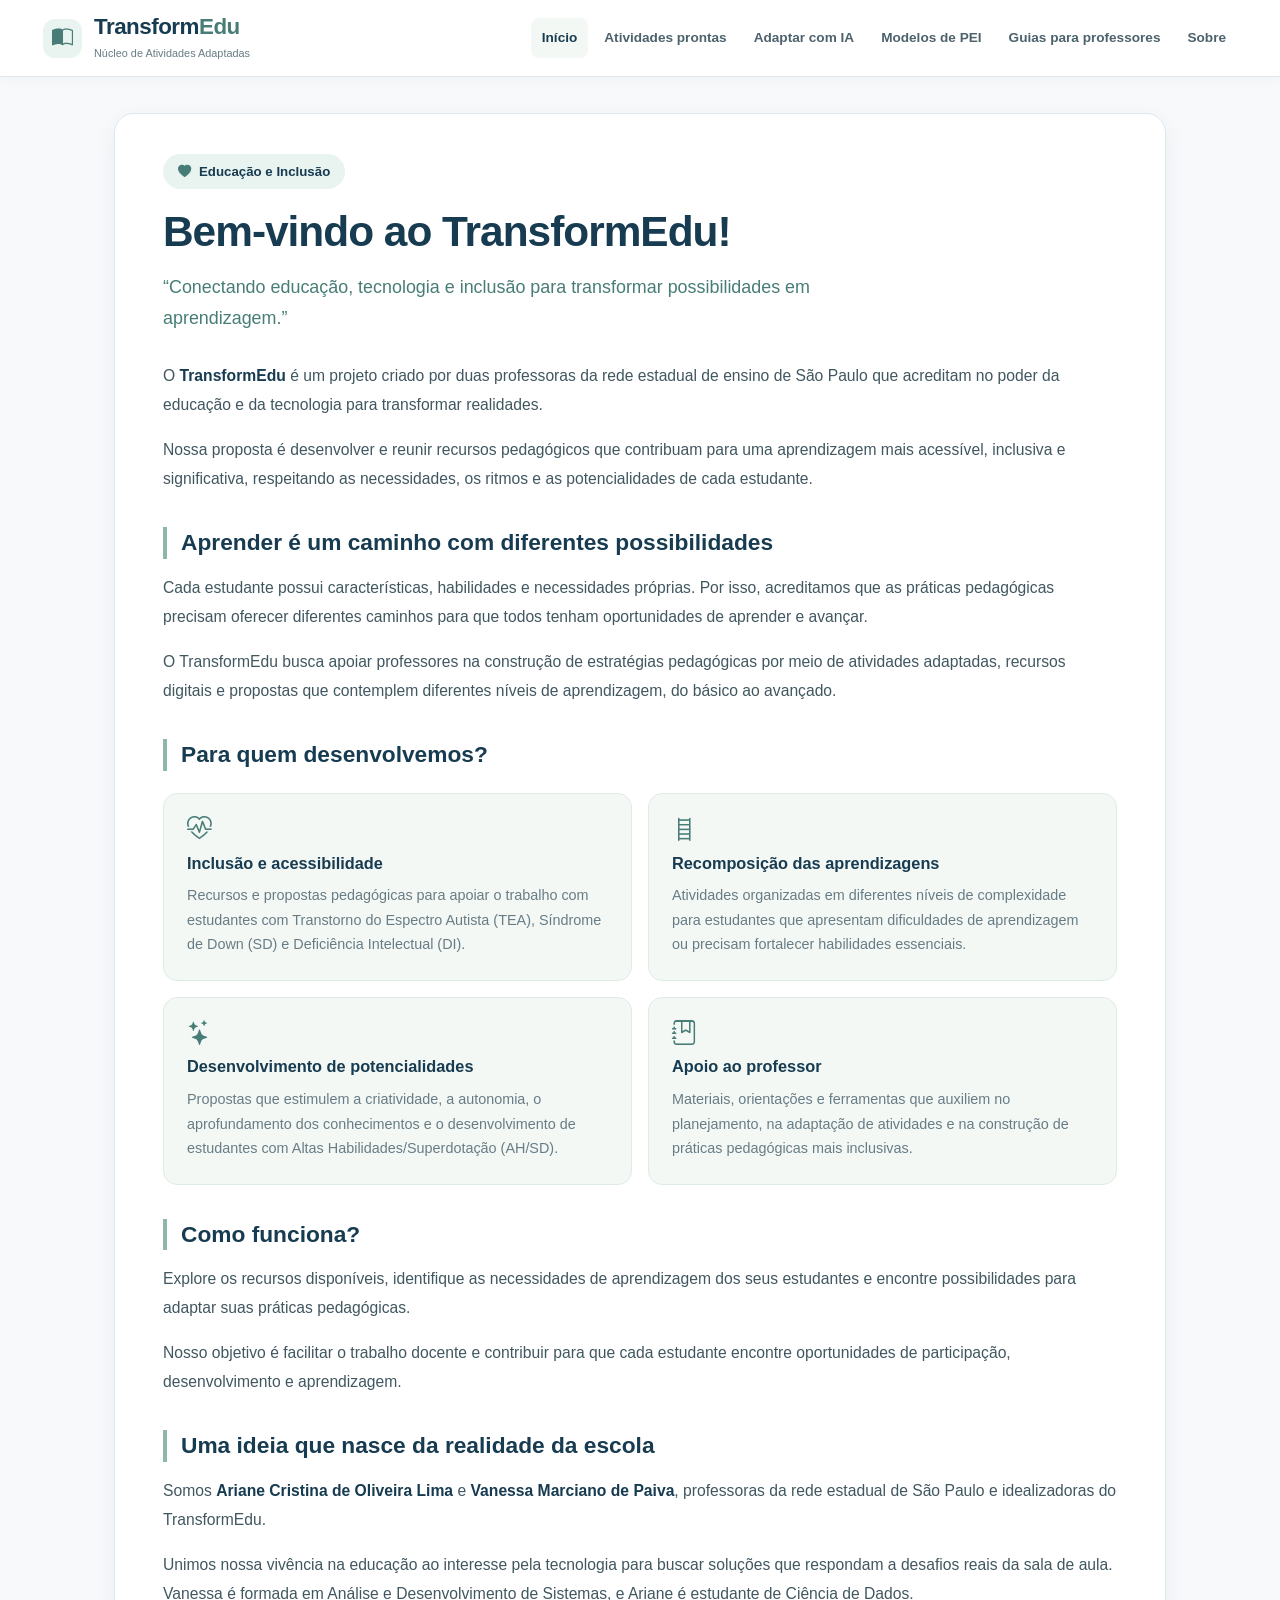
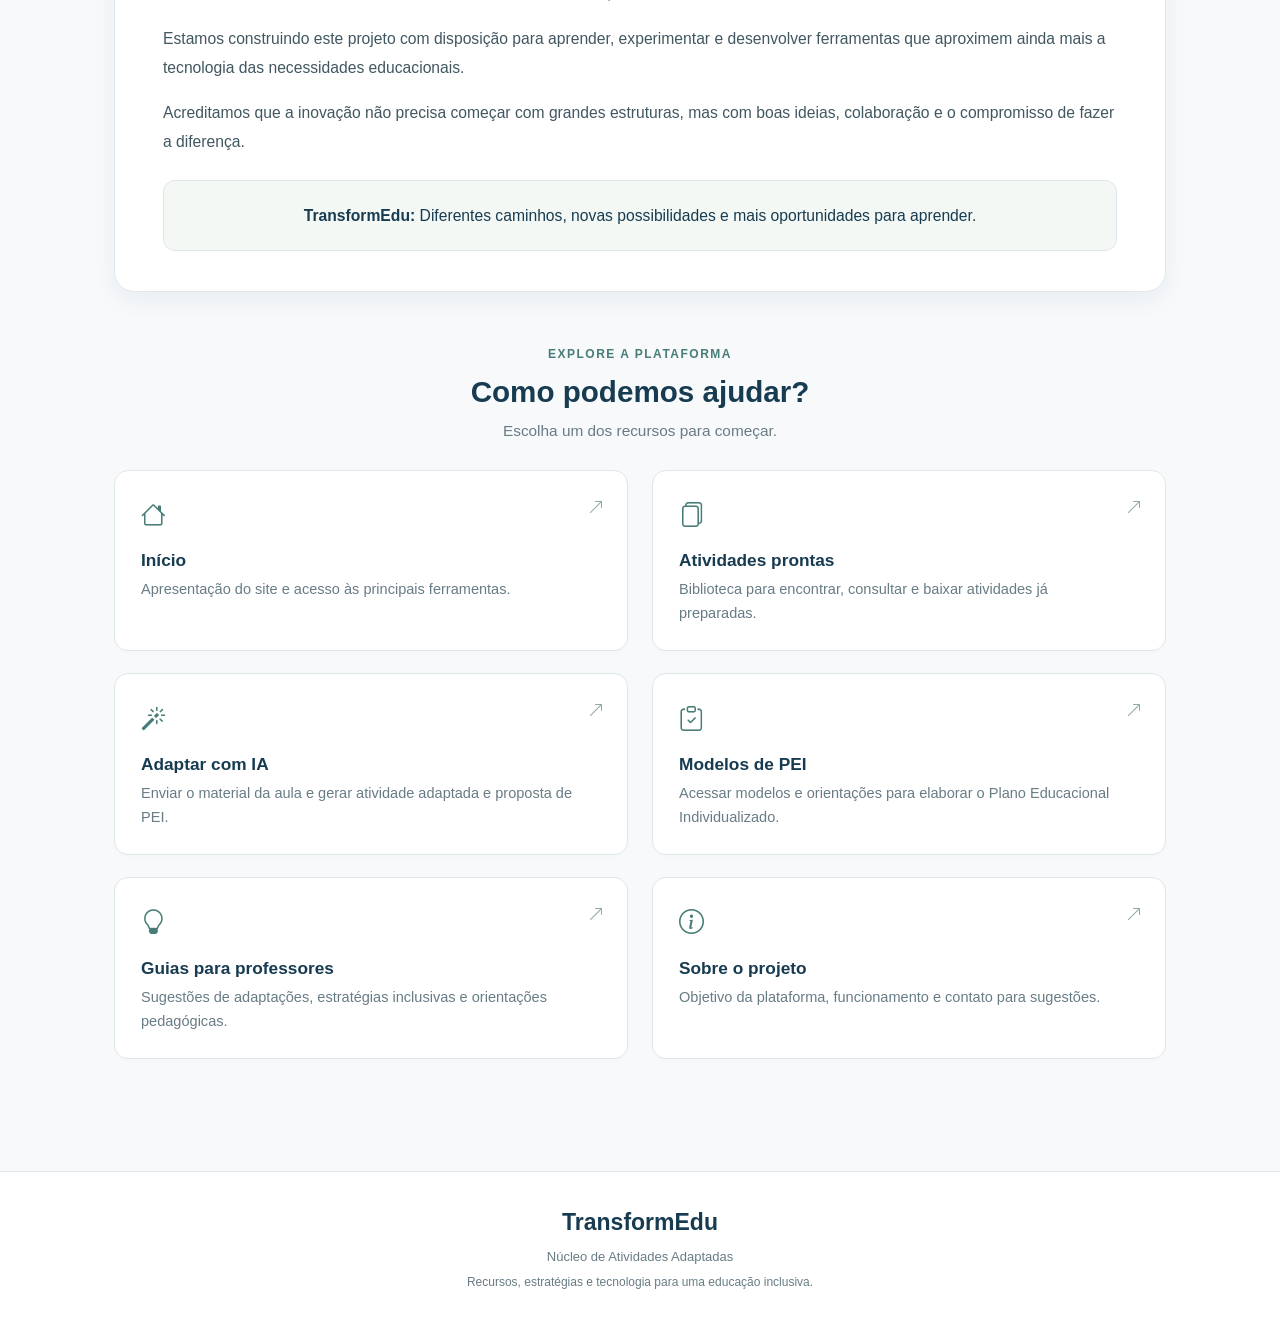
<file: index.html>
<!DOCTYPE html>
<html lang="pt-BR">
<head>
  <meta charset="UTF-8">
  <meta name="viewport" content="width=device-width, initial-scale=1.0">
  <meta name="theme-color" content="#173B50">
  <title>TransformEdu - Inclusão e Tecnologia</title>

  <link rel="stylesheet" href="https://cdn.jsdelivr.net/npm/bootstrap-icons@1.11.3/font/bootstrap-icons.min.css">
  <link rel="stylesheet" href="style.css">
</head>
<body>

  <header class="site-header">
    <div class="nav-container">
      <a href="index.html" class="brand" aria-label="TransformEdu - Página inicial">
        <span class="brand-icon"><i class="bi bi-book-half"></i></span>
        <span class="brand-text">
          <span class="brand-name">Transform<span class="brand-highlight">Edu</span>
          <span class="brand-subtitle">Núcleo de Atividades Adaptadas</span>
        </span>
      </a>

      <nav class="top-nav" aria-label="Menu principal">
        <a href="index.html" class="nav-link active">Início</a>
        <a href="atividades_prontas/atividades.html" class="nav-link">Atividades prontas</a>
        <a href="adaptacao-ia/adaptar.html" class="nav-link">Adaptar com IA</a>
        <a href="modelos pei/modelos.html" class="nav-link">Modelos de PEI</a>
        <a href="guias/guias.html" class="nav-link">Guias para professores</a>
        <a href="sobre.html" class="nav-link">Sobre</a>
      </nav>
    </div>
  </header>

  <main class="container">

    <section id="inicio-container" class="welcome-box">
      <span class="badge">
        <i class="bi bi-heart-fill"></i>
        Educação e Inclusão
      </span>

      <h1 class="welcome-title">Bem-vindo ao TransformEdu!</h1>

      <p class="tagline">“Conectando educação, tecnologia e inclusão para transformar possibilidades em aprendizagem.”</p>

      <div class="welcome-text">
        <p>
          O <strong>TransformEdu</strong> é um projeto criado por duas professoras da rede estadual de ensino de São Paulo que acreditam no poder da educação e da tecnologia para transformar realidades.
        </p>

        <p>
          Nossa proposta é desenvolver e reunir recursos pedagógicos que contribuam para uma aprendizagem mais acessível, inclusiva e significativa, respeitando as necessidades, os ritmos e as potencialidades de cada estudante.
        </p>

        <h2 class="section-title">Aprender é um caminho com diferentes possibilidades</h2>

        <p>
          Cada estudante possui características, habilidades e necessidades próprias. Por isso, acreditamos que as práticas pedagógicas precisam oferecer diferentes caminhos para que todos tenham oportunidades de aprender e avançar.
        </p>

        <p>
          O TransformEdu busca apoiar professores na construção de estratégias pedagógicas por meio de atividades adaptadas, recursos digitais e propostas que contemplem diferentes níveis de aprendizagem, do básico ao avançado.
        </p>

        <h2 class="section-title">Para quem desenvolvemos?</h2>

        <div class="features-grid">
          <div class="feature-item">
            <i class="bi bi-heart-pulse feature-icon"></i>
            <h3>Inclusão e acessibilidade</h3>
            <p>Recursos e propostas pedagógicas para apoiar o trabalho com estudantes com Transtorno do Espectro Autista (TEA), Síndrome de Down (SD) e Deficiência Intelectual (DI).</p>
          </div>

          <div class="feature-item">
            <i class="bi bi-ladder feature-icon"></i>
            <h3>Recomposição das aprendizagens</h3>
            <p>Atividades organizadas em diferentes níveis de complexidade para estudantes que apresentam dificuldades de aprendizagem ou precisam fortalecer habilidades essenciais.</p>
          </div>

          <div class="feature-item">
            <i class="bi bi-stars feature-icon"></i>
            <h3>Desenvolvimento de potencialidades</h3>
            <p>Propostas que estimulem a criatividade, a autonomia, o aprofundamento dos conhecimentos e o desenvolvimento de estudantes com Altas Habilidades/Superdotação (AH/SD).</p>
          </div>

          <div class="feature-item">
            <i class="bi bi-journal-bookmark feature-icon"></i>
            <h3>Apoio ao professor</h3>
            <p>Materiais, orientações e ferramentas que auxiliem no planejamento, na adaptação de atividades e na construção de práticas pedagógicas mais inclusivas.</p>
          </div>
        </div>

        <h2 class="section-title">Como funciona?</h2>

        <p>
          Explore os recursos disponíveis, identifique as necessidades de aprendizagem dos seus estudantes e encontre possibilidades para adaptar suas práticas pedagógicas.
        </p>

        <p>
          Nosso objetivo é facilitar o trabalho docente e contribuir para que cada estudante encontre oportunidades de participação, desenvolvimento e aprendizagem.
        </p>

        <h2 class="section-title">Uma ideia que nasce da realidade da escola</h2>

        <p>
          Somos <strong>Ariane Cristina de Oliveira Lima</strong> e <strong>Vanessa Marciano de Paiva</strong>, professoras da rede estadual de São Paulo e idealizadoras do TransformEdu.
        </p>

        <p>
          Unimos nossa vivência na educação ao interesse pela tecnologia para buscar soluções que respondam a desafios reais da sala de aula. Vanessa é formada em Análise e Desenvolvimento de Sistemas, e Ariane é estudante de Ciência de Dados.
        </p>

        <p>
          Estamos construindo este projeto com disposição para aprender, experimentar e desenvolver ferramentas que aproximem ainda mais a tecnologia das necessidades educacionais.
        </p>

        <p>
          Acreditamos que a inovação não precisa começar com grandes estruturas, mas com boas ideias, colaboração e o compromisso de fazer a diferença.
        </p>

        <div class="manifesto-pill">
          <strong>TransformEdu:</strong> Diferentes caminhos, novas possibilidades e mais oportunidades para aprender.
        </div>
      </div>
    </section>

    <section class="resources-section" aria-labelledby="resources-title">
      <div class="resources-heading">
        <span class="eyebrow">Explore a plataforma</span>
        <h2 id="resources-title">Como podemos ajudar?</h2>
        <p>Escolha um dos recursos para começar.</p>
      </div>

      <nav class="menu-grid" aria-label="Recursos do TransformEdu">

        <a href="#inicio-container" class="menu-card">
          <div class="icon-wrapper">
            <i class="bi bi-house"></i>
          </div>
          <div class="card-content">
            <h3>Início</h3>
            <p>Apresentação do site e acesso às principais ferramentas.</p>
          </div>
          <span class="card-arrow"><i class="bi bi-arrow-up-right"></i></span>
        </a>

        <a href="atividades_prontas/atividades.html" class="menu-card">
          <div class="icon-wrapper">
            <i class="bi bi-files"></i>
          </div>
          <div class="card-content">
            <h3>Atividades prontas</h3>
            <p>Biblioteca para encontrar, consultar e baixar atividades já preparadas.</p>
          </div>
          <span class="card-arrow"><i class="bi bi-arrow-up-right"></i></span>
        </a>

        <a href="adaptacao-ia/adaptar.html" class="menu-card">
          <div class="icon-wrapper">
            <i class="bi bi-magic"></i>
          </div>
          <div class="card-content">
            <h3>Adaptar com IA</h3>
            <p>Enviar o material da aula e gerar atividade adaptada e proposta de PEI.</p>
          </div>
          <span class="card-arrow"><i class="bi bi-arrow-up-right"></i></span>
        </a>

        <a href="guias/modelo-pei.html" class="menu-card">
          <div class="icon-wrapper">
            <i class="bi bi-clipboard-check"></i>
          </div>
          <div class="card-content">
            <h3>Modelos de PEI</h3>
            <p>Acessar modelos e orientações para elaborar o Plano Educacional Individualizado.</p>
          </div>
          <span class="card-arrow"><i class="bi bi-arrow-up-right"></i></span>
        </a>

        <a href="guias/guias.html" class="menu-card">
          <div class="icon-wrapper">
            <i class="bi bi-lightbulb"></i>
          </div>
          <div class="card-content">
            <h3>Guias para professores</h3>
            <p>Sugestões de adaptações, estratégias inclusivas e orientações pedagógicas.</p>
          </div>
          <span class="card-arrow"><i class="bi bi-arrow-up-right"></i></span>
        </a>

        <a href="sobre.html" class="menu-card">
          <div class="icon-wrapper">
            <i class="bi bi-info-circle"></i>
          </div>
          <div class="card-content">
            <h3>Sobre o projeto</h3>
            <p>Objetivo da plataforma, funcionamento e contato para sugestões.</p>
          </div>
          <span class="card-arrow"><i class="bi bi-arrow-up-right"></i></span>
        </a>

      </nav>
    </section>

  </main>

  <footer class="rodape">
    <a class="rodape-marca" href="index.html">TransformEdu</a>
    <p>Núcleo de Atividades Adaptadas</p>
    <p class="rodape-frase">
      Recursos, estratégias e tecnologia para uma educação inclusiva.
    </p>
  </footer>

</body>
</html>
</file>
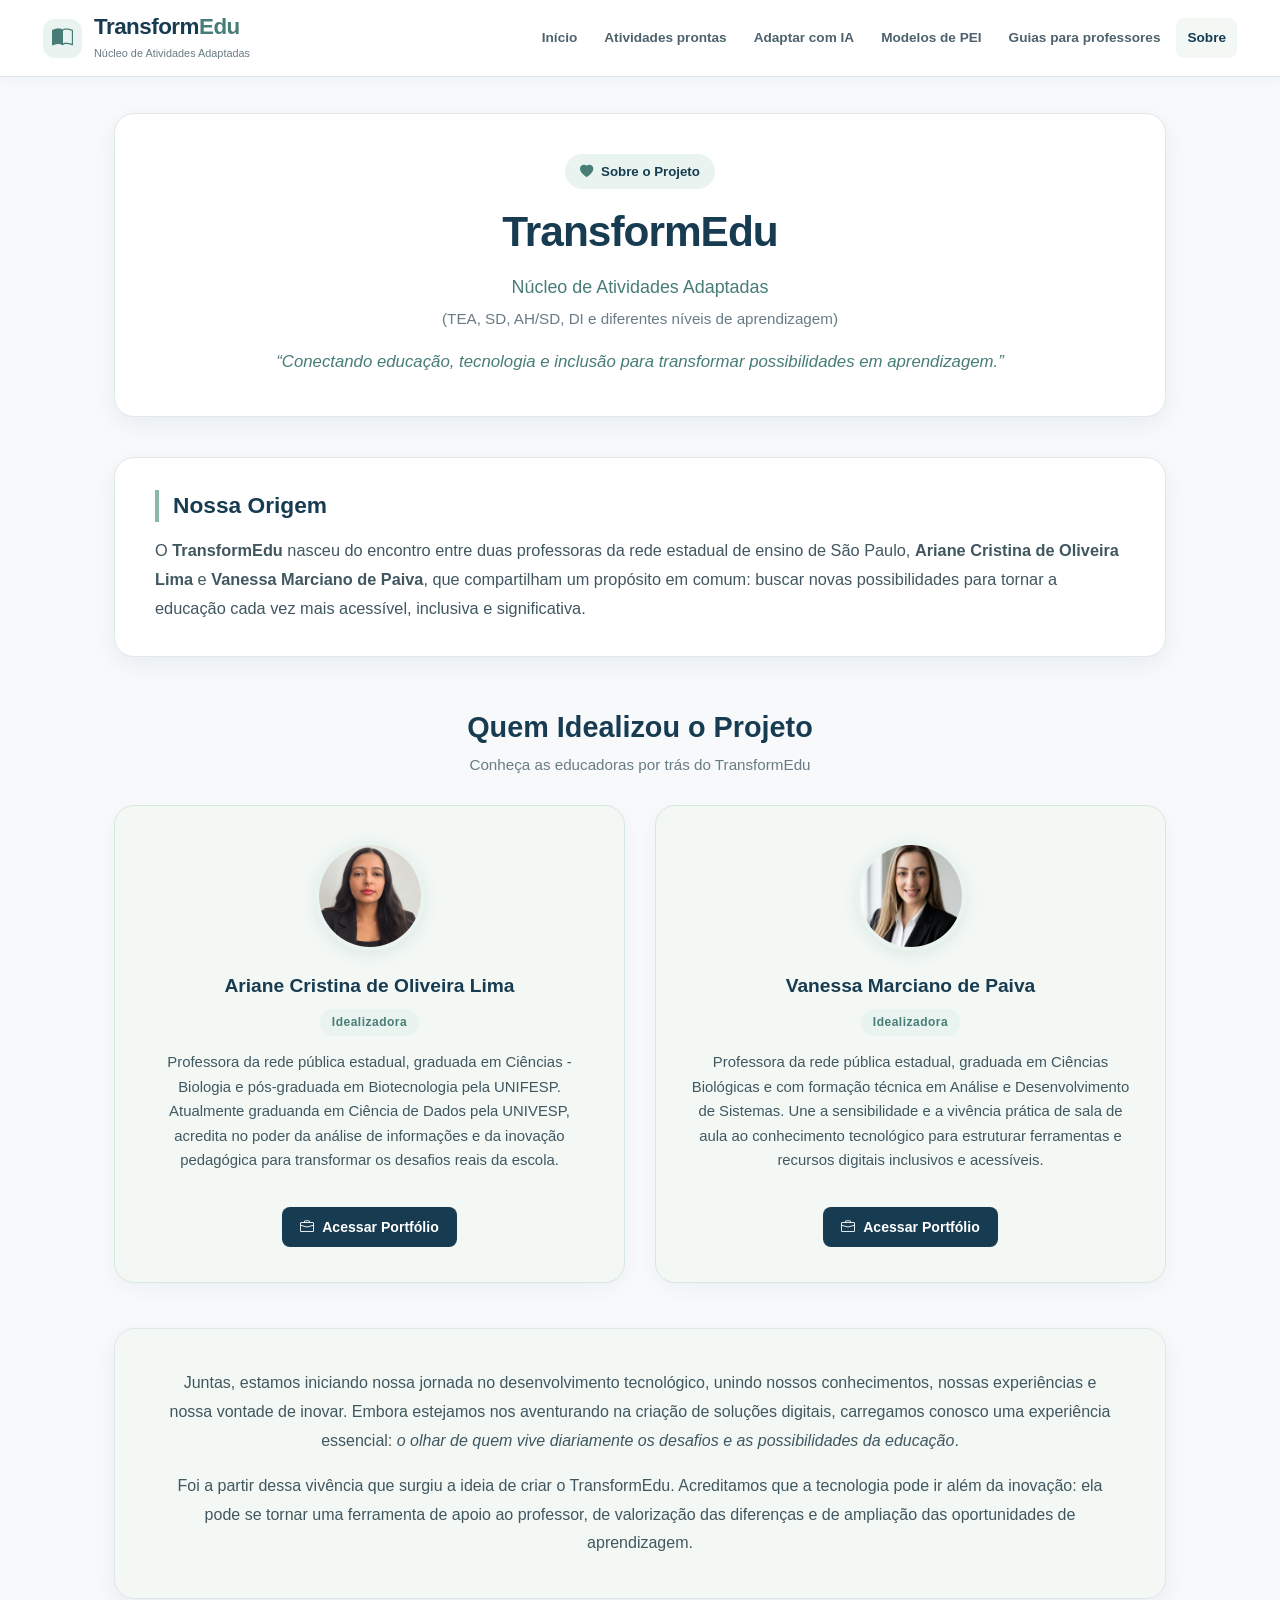
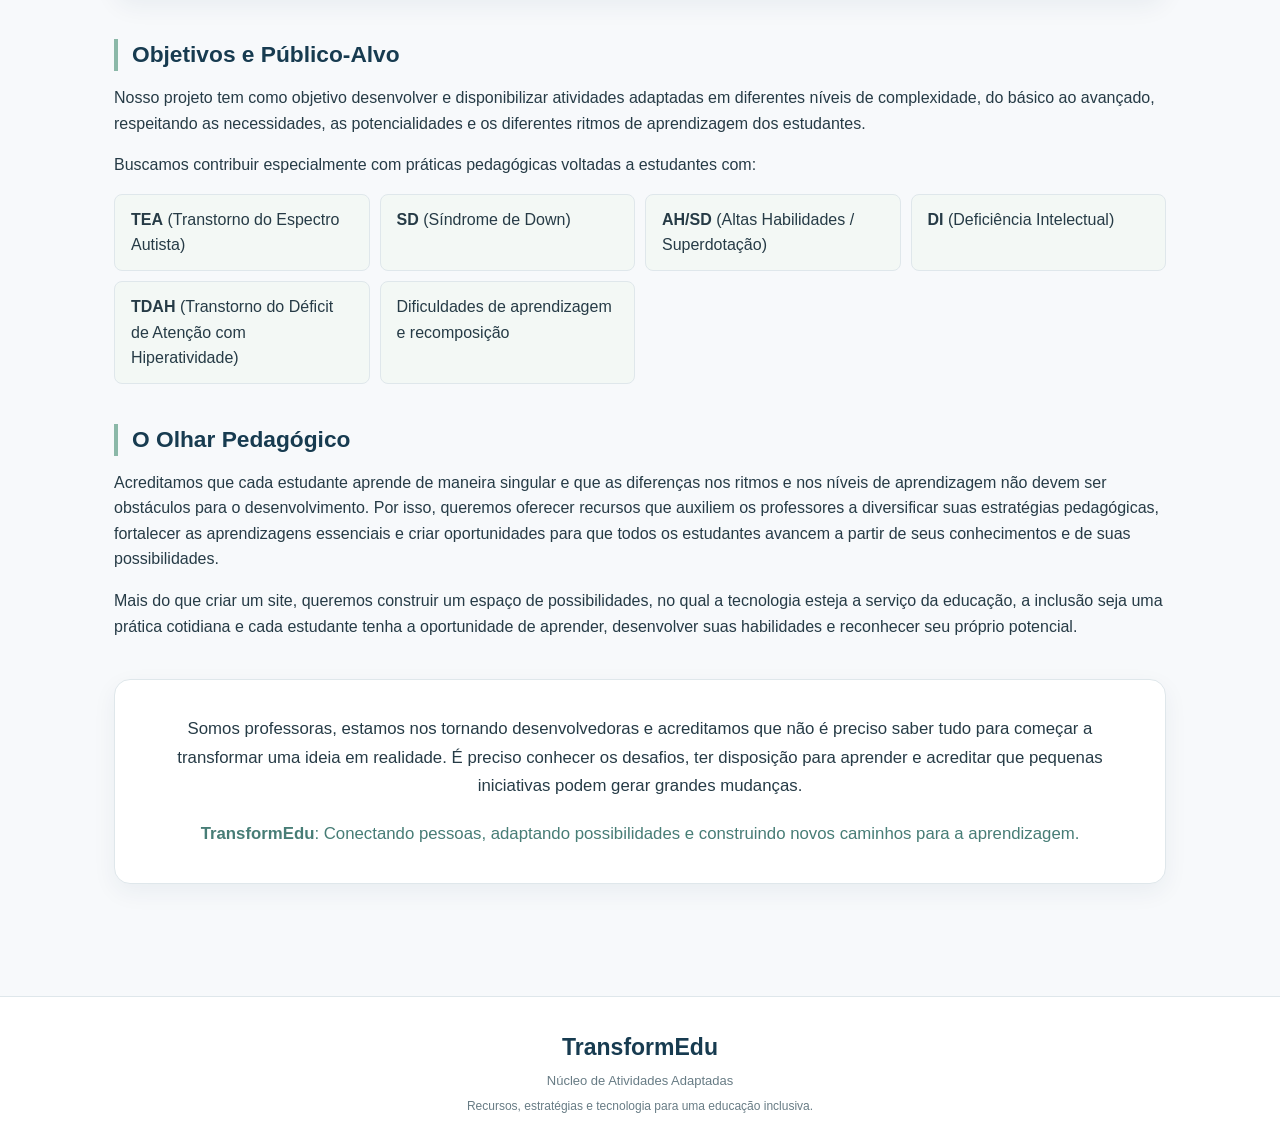
<file: sobre.html>
<!DOCTYPE html>
<html lang="pt-BR">
<head>
  <meta charset="UTF-8">
  <meta name="viewport" content="width=device-width, initial-scale=1.0">
  <meta name="theme-color" content="#173B50">
  <title>Sobre o Projeto - TransformEdu</title>

  <!-- Bootstrap Icons -->
  <link rel="stylesheet" href="https://cdn.jsdelivr.net/npm/bootstrap-icons@1.11.3/font/bootstrap-icons.min.css">
  
  <!-- Estilos -->
  <link rel="stylesheet" href="style.css">
</head>
<body>

  <!-- Menu Superior Padronizado e Funcional -->
  <header class="site-header">
    <div class="nav-container">
      <a href="index.html" class="brand" aria-label="TransformEdu - Página inicial">
        <span class="brand-icon"><i class="bi bi-book-half"></i></span>
        <span class="brand-text">
          <span class="brand-name">Transform<span class="brand-highlight">Edu</span></span>
          <span class="brand-subtitle">Núcleo de Atividades Adaptadas</span>
        </span>
      </a>

      <nav class="top-nav" aria-label="Menu principal">
        <a href="index.html" class="nav-link">Início</a>
        <a href="atividades_prontas/atividades.html" class="nav-link">Atividades prontas</a>
        <a href="adaptacao-ia/adaptar.html" class="nav-link">Adaptar com IA</a>
        <a href="modelos pei/modelos.html" class="nav-link">Modelos de PEI</a>
        <a href="guias/guias.html" class="nav-link">Guias para professores</a>
        <a href="sobre.html" class="nav-link active">Sobre</a>
      </nav>
    </div>
  </header>

  <!-- Conteúdo Principal com largura alargada e harmoniosa -->
  <main class="container page-content-wide">

    <article class="about-card about-card-spacious">
      <header class="welcome-box" style="text-align: center; margin-bottom: 40px;">
        <span class="badge">
          <i class="bi bi-heart-fill"></i>
          Sobre o Projeto
        </span>
        <h1 class="welcome-title">TransformEdu</h1>
        <p class="tagline" style="margin: 0 auto 16px auto;">
          Núcleo de Atividades Adaptadas <br>
          <span style="font-size: 0.95rem; font-weight: normal; color: var(--muted);">(TEA, SD, AH/SD, DI e diferentes níveis de aprendizagem)</span>
        </p>
        <blockquote class="lead-quote" style="font-style: italic; color: var(--teal); font-weight: 500; font-size: 1.05rem;">
          “Conectando educação, tecnologia e inclusão para transformar possibilidades em aprendizagem.”
        </blockquote>
      </header>

      <section class="about-body">
        
        <!-- Nossa Origem -->
        <div class="welcome-box" style="margin-bottom: 40px; padding: 32px 40px;">
          <h2 class="section-title" style="margin-top: 0;">Nossa Origem</h2>
          <p style="color: #415760; line-height: 1.8; font-size: 1.02rem;">
            O <strong>TransformEdu</strong> nasceu do encontro entre duas professoras da rede estadual de ensino de São Paulo, 
            <strong>Ariane Cristina de Oliveira Lima</strong> e <strong>Vanessa Marciano de Paiva</strong>, que compartilham 
            um propósito em comum: buscar novas possibilidades para tornar a educação cada vez mais acessível, inclusiva e significativa.
          </p>
        </div>

        <!-- Seção: Quem Idealizou o Projeto -->
        <section class="founders-section">
          <div class="founders-section-title">
            <h2 class="section-title" style="border: none; padding-left: 0; text-align: center; font-size: 1.8rem;">Quem Idealizou o Projeto</h2>
            <p class="section-subtitle">Conheça as educadoras por trás do TransformEdu</p>
          </div>

          <div class="founders-grid">
            <!-- CARD 1: ARIANE -->
            <div class="founder-profile-card">
              <div class="founder-photo-box">
                <img src="imagens/ari.jpg" alt="Ariane Cristina de Oliveira Lima" class="founder-photo">
              </div>
              <div class="founder-info">
                <h3>Ariane Cristina de Oliveira Lima</h3>
                <span class="founder-badge">Idealizadora</span>
                <p class="founder-bio">
                  Professora da rede pública estadual, graduada em Ciências - Biologia e pós-graduada em Biotecnologia pela UNIFESP. Atualmente graduanda em Ciência de Dados pela UNIVESP, acredita no poder da análise de informações e da inovação pedagógica para transformar os desafios reais da escola.
                </p>
                <div style="margin-top: 18px;">
                  <a href="https://arianecristina14-hue.github.io/MY-site/index.html" target="_blank" rel="noopener noreferrer" class="btn-portfolio">
                    <i class="bi bi-briefcase"></i> Acessar Portfólio
                  </a>
                </div>
              </div>
            </div>

      <!-- CARD 2: VANESSA -->
            <div class="founder-profile-card">
              <div class="founder-photo-box">
                <img src="imagens/vanessa.jpeg" alt="Vanessa Marciano de Paiva" class="founder-photo">
              </div>
              <div class="founder-info">
                <h3>Vanessa Marciano de Paiva</h3>
                <span class="founder-badge">Idealizadora</span>
                <p class="founder-bio">
                  Professora da rede pública estadual, graduada em Ciências Biológicas e com formação técnica em Análise e Desenvolvimento de Sistemas. Une a sensibilidade e a vivência prática de sala de aula ao conhecimento tecnológico para estruturar ferramentas e recursos digitais inclusivos e acessíveis.
                </p>
                <div style="margin-top: 18px;">
                  <a href="https://vanessa-paiva.github.io/Portfolio/" target="_blank" rel="noopener noreferrer" class="btn-portfolio">
                    <i class="bi bi-briefcase"></i> Acessar Portfólio
                  </a>
                </div>
              </div>
            </div>
        </section>

        <!-- Manifesto Conjunto -->
        <div class="welcome-box" style="margin-bottom: 40px; background: var(--mint-light);">
          <p style="color: #415760; line-height: 1.8; text-align: center; margin-bottom: 16px;">
            Juntas, estamos iniciando nossa jornada no desenvolvimento tecnológico, unindo nossos conhecimentos, 
            nossas experiências e nossa vontade de inovar. Embora estejamos nos aventurando na criação de soluções digitais, 
            carregamos conosco uma experiência essencial: <em>o olhar de quem vive diariamente os desafios e as possibilidades da educação</em>.
          </p>
          <p style="color: #415760; line-height: 1.8; text-align: center; margin: 0;">
            Foi a partir dessa vivência que surgiu a ideia de criar o TransformEdu. Acreditamos que a tecnologia pode ir além da inovação: 
            ela pode se tornar uma ferramenta de apoio ao professor, de valorização das diferenças e de ampliação das oportunidades de aprendizagem.
          </p>
        </div>

        <!-- Objetivos e Público-Alvo -->
        <div class="content-block" style="margin-bottom: 40px;">
          <h2 class="section-title">Objetivos e Público-Alvo</h2>
          <p style="margin-bottom: 16px;">
            Nosso projeto tem como objetivo desenvolver e disponibilizar atividades adaptadas em diferentes níveis de complexidade, 
            do básico ao avançado, respeitando as necessidades, as potencialidades e os diferentes ritmos de aprendizagem dos estudantes.
          </p>
          <p style="margin-bottom: 16px;">
            Buscamos contribuir especialmente com práticas pedagógicas voltadas a estudantes com:
          </p>

          <ul class="tag-list" style="display: grid; grid-template-columns: repeat(auto-fit, minmax(220px, 1fr)); gap: 10px; list-style: none; padding: 0; margin-top: 15px;">
            <li style="background: var(--mint-light); border: 1px solid var(--border); padding: 12px 16px; border-radius: 8px;"><strong>TEA</strong> (Transtorno do Espectro Autista)</li>
            <li style="background: var(--mint-light); border: 1px solid var(--border); padding: 12px 16px; border-radius: 8px;"><strong>SD</strong> (Síndrome de Down)</li>
            <li style="background: var(--mint-light); border: 1px solid var(--border); padding: 12px 16px; border-radius: 8px;"><strong>AH/SD</strong> (Altas Habilidades / Superdotação)</li>
            <li style="background: var(--mint-light); border: 1px solid var(--border); padding: 12px 16px; border-radius: 8px;"><strong>DI</strong> (Deficiência Intelectual)</li>
            <li style="background: var(--mint-light); border: 1px solid var(--border); padding: 12px 16px; border-radius: 8px;"><strong>TDAH</strong> (Transtorno do Déficit de Atenção com Hiperatividade)</li>
            <li style="background: var(--mint-light); border: 1px solid var(--border); padding: 12px 16px; border-radius: 8px; grid-column: span 1;">Dificuldades de aprendizagem e recomposição</li>
          </ul>
        </div>

        <!-- O Olhar Pedagógico -->
        <div class="content-block" style="margin-bottom: 40px;">
          <h2 class="section-title">O Olhar Pedagógico</h2>
          <p style="margin-bottom: 16px;">
            Acreditamos que cada estudante aprende de maneira singular e que as diferenças nos ritmos e nos níveis de aprendizagem 
            não devem ser obstáculos para o desenvolvimento. Por isso, queremos oferecer recursos que auxiliem os professores a diversificar 
            suas estratégias pedagógicas, fortalecer as aprendizagens essenciais e criar oportunidades para que todos os estudantes avancem a partir 
            de seus conhecimentos e de suas possibilidades.
          </p>
          <p>
            Mais do que criar um site, queremos construir um espaço de possibilidades, no qual a tecnologia esteja a serviço da educação, 
            a inclusão seja uma prática cotidiana e cada estudante tenha a oportunidade de aprender, desenvolver suas habilidades e 
            reconhecer seu próprio potencial.
          </p>
        </div>

        <!-- Manifesto Final -->
        <div class="manifesto-box" style="background: var(--white); border: 1px solid var(--border); padding: 35px; border-radius: 16px; box-shadow: var(--shadow); text-align: center;">
          <p style="color: var(--text); font-size: 1.05rem; line-height: 1.7; margin-bottom: 20px;">
            Somos professoras, estamos nos tornando desenvolvedoras e acreditamos que não é preciso saber tudo para começar 
            a transformar uma ideia em realidade. É preciso conhecer os desafios, ter disposição para aprender e acreditar que 
            pequenas iniciativas podem gerar grandes mudanças.
          </p>
          <div class="brand-tagline" style="color: var(--teal); font-size: 1.05rem;">
            <strong>TransformEdu</strong>: Conectando pessoas, adaptando possibilidades e construindo novos caminhos para a aprendizagem.
          </div>
        </div>

      </section>
    </article>

  </main>

  <!-- Rodapé Padronizado -->
  <footer class="rodape">
    <a class="rodape-marca" href="index.html">TransformEdu</a>
    <p>Núcleo de Atividades Adaptadas</p>
    <p class="rodape-frase">
      Recursos, estratégias e tecnologia para uma educação inclusiva.
    </p>
  </footer>

</body>
</html>
</file>
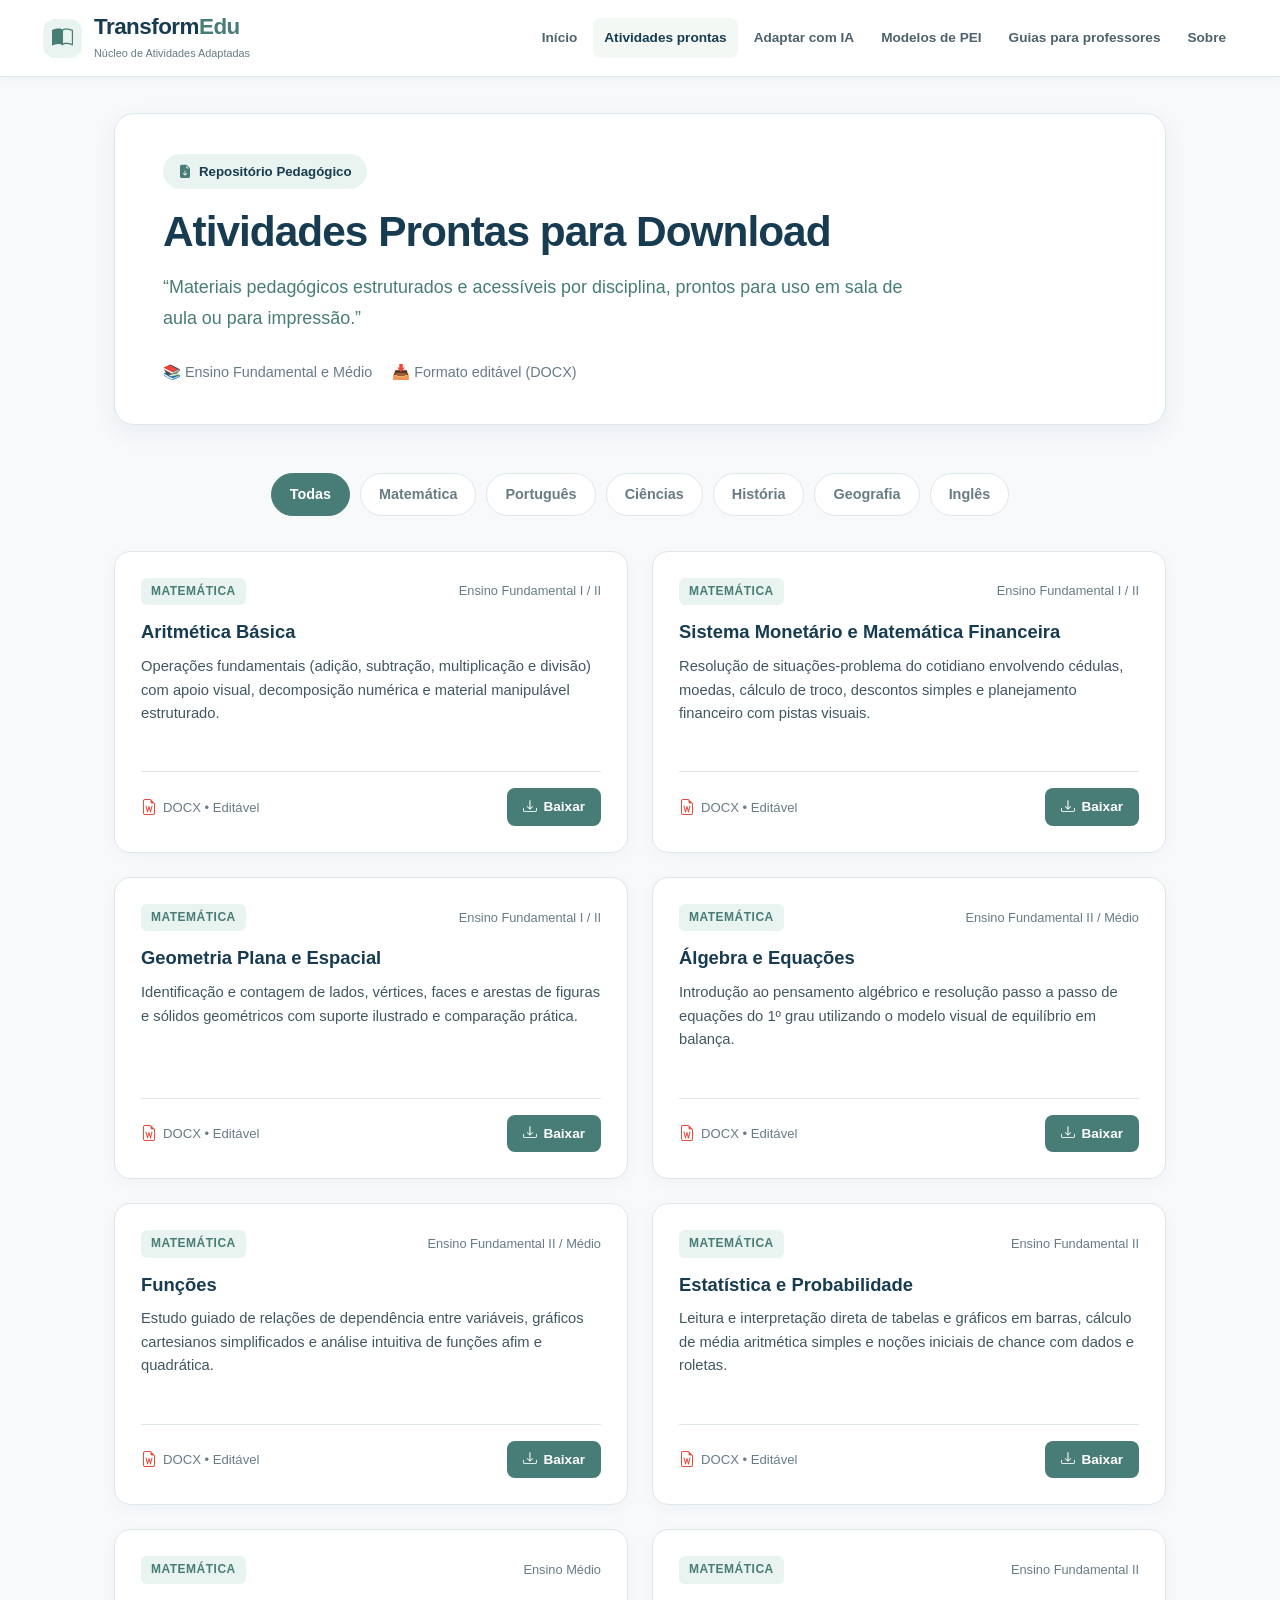
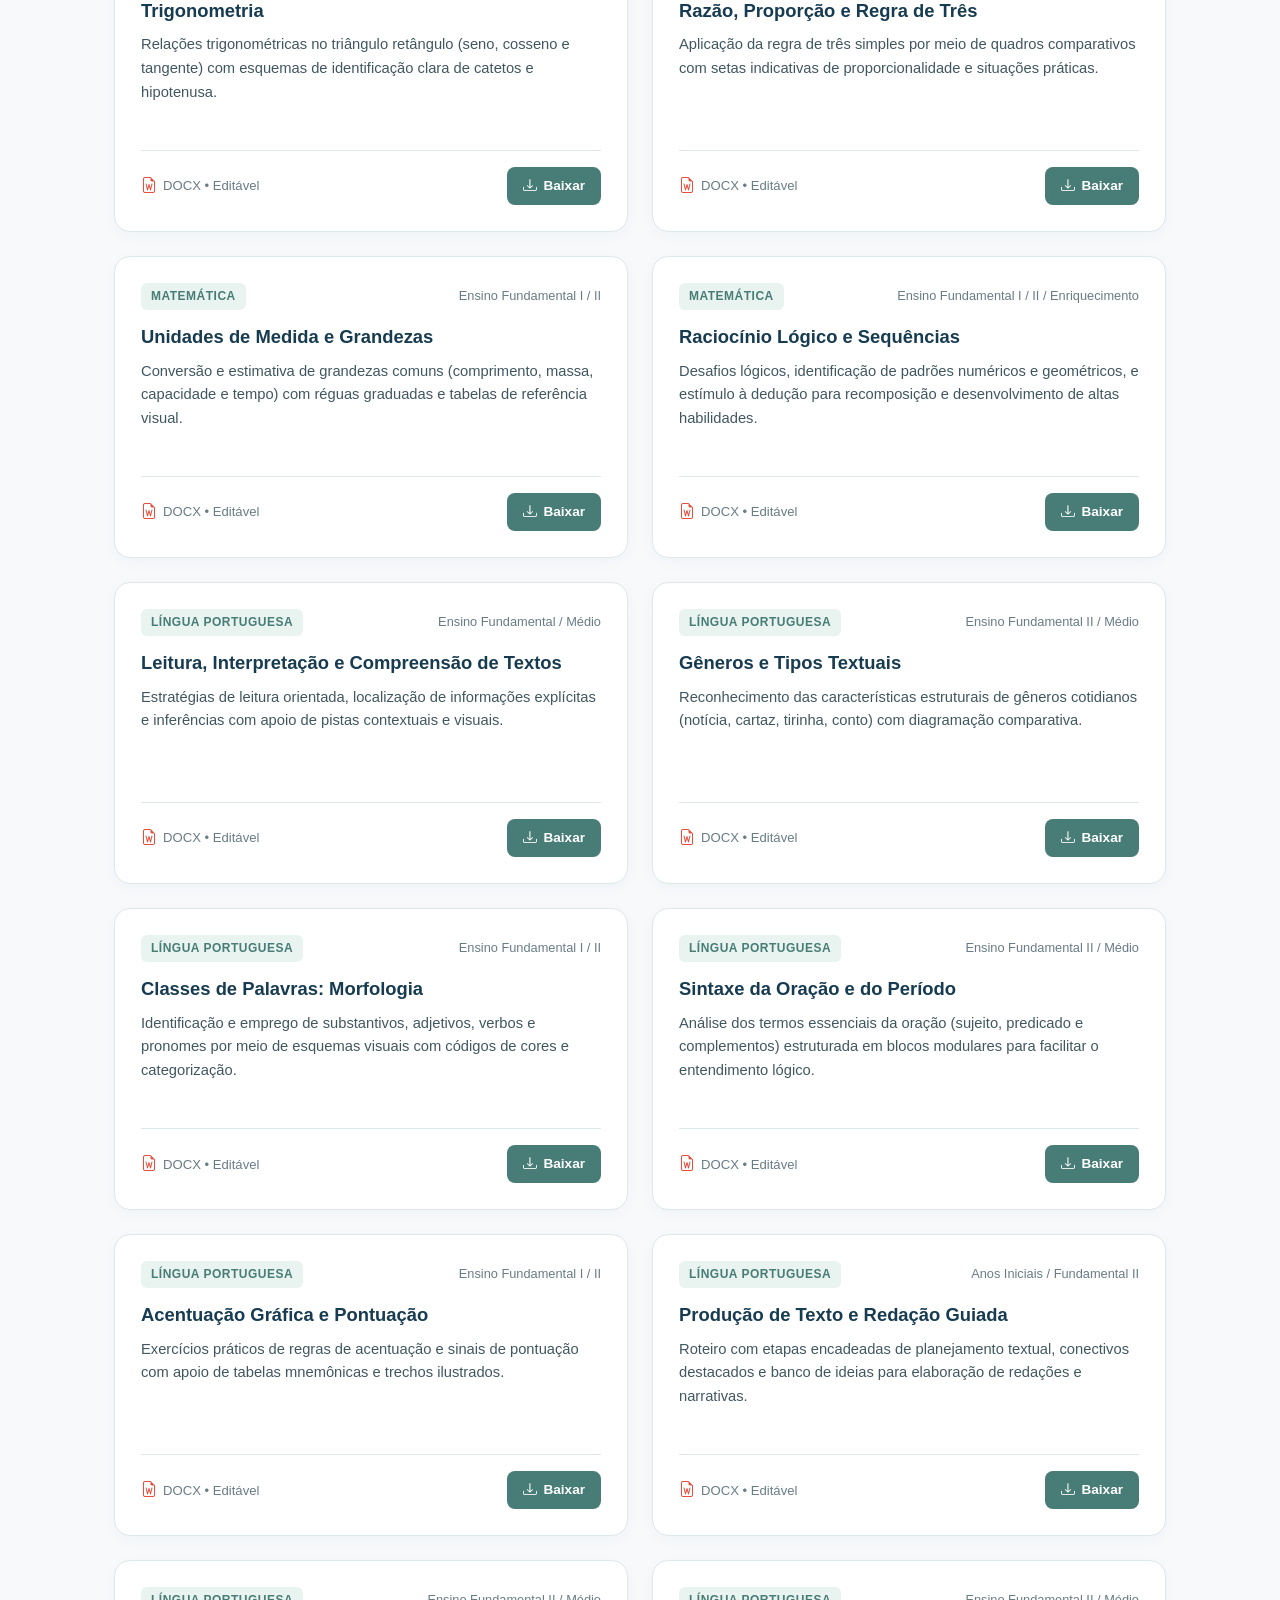
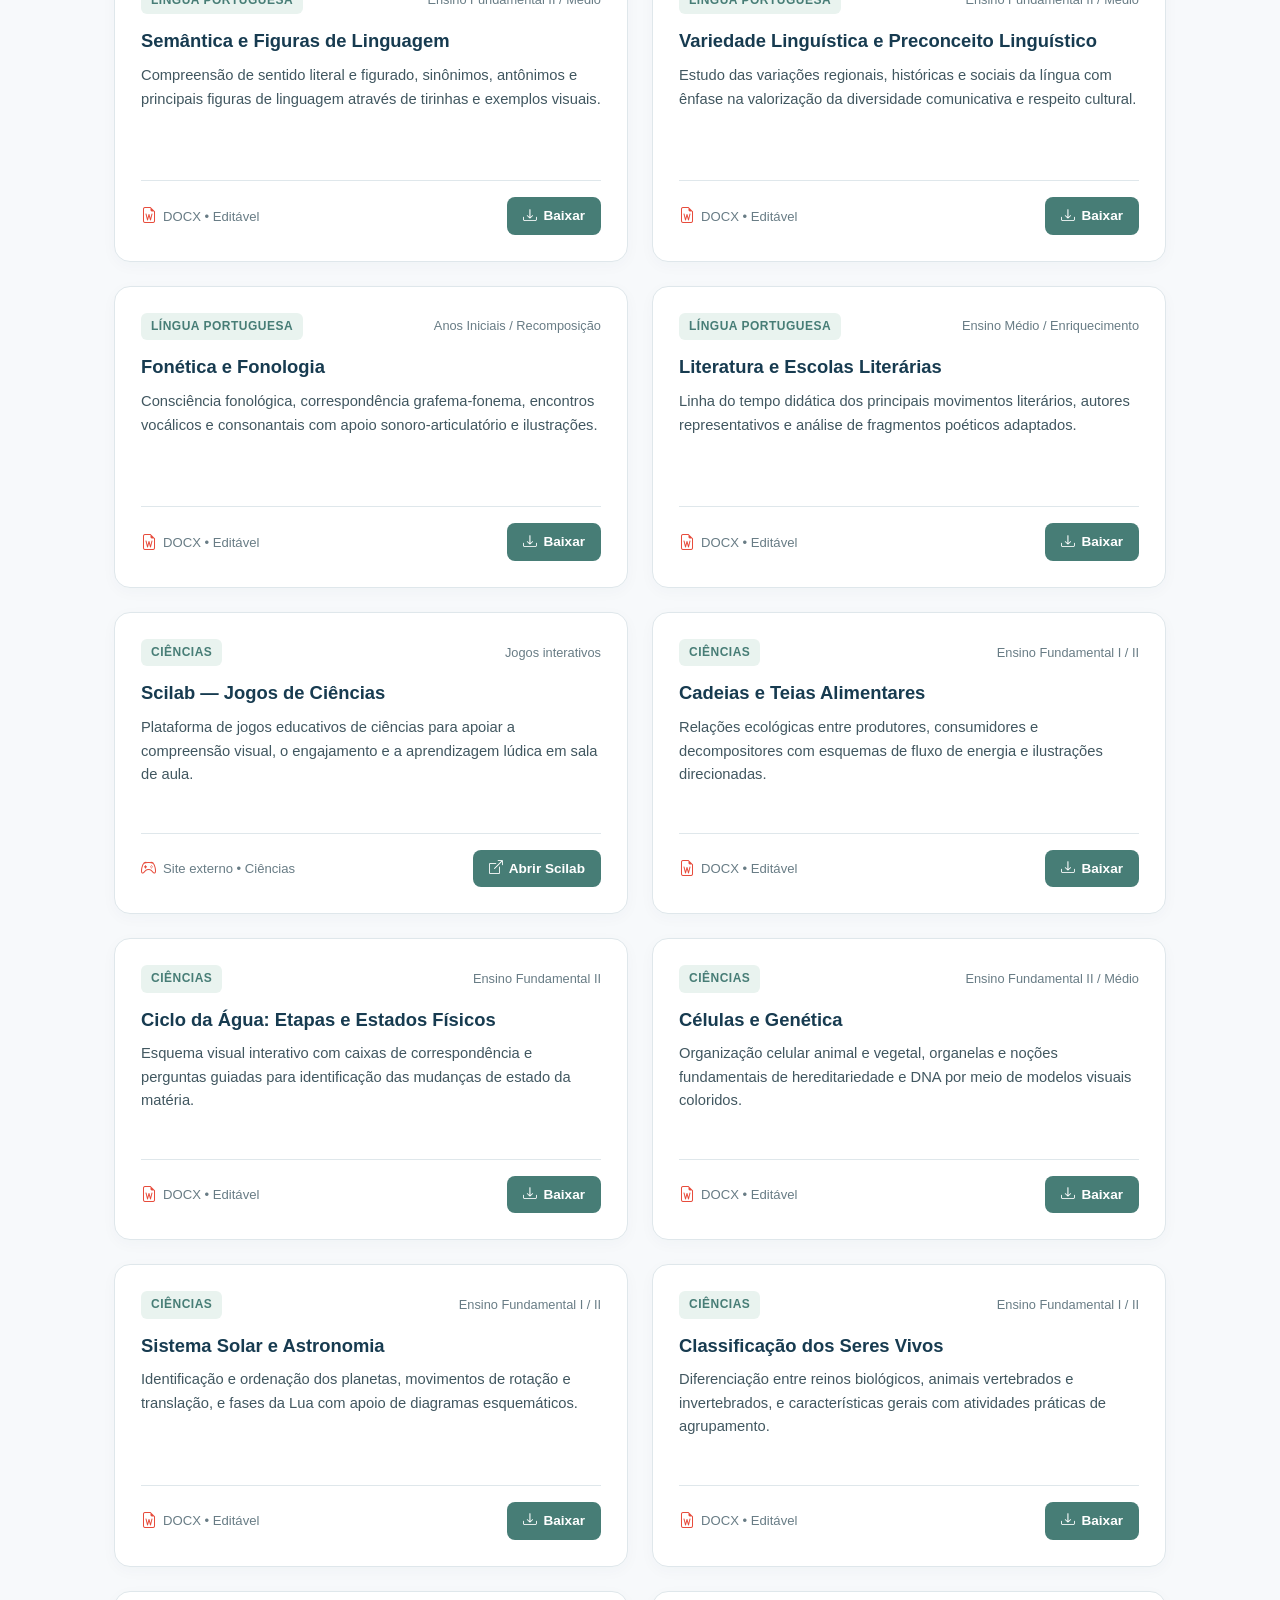
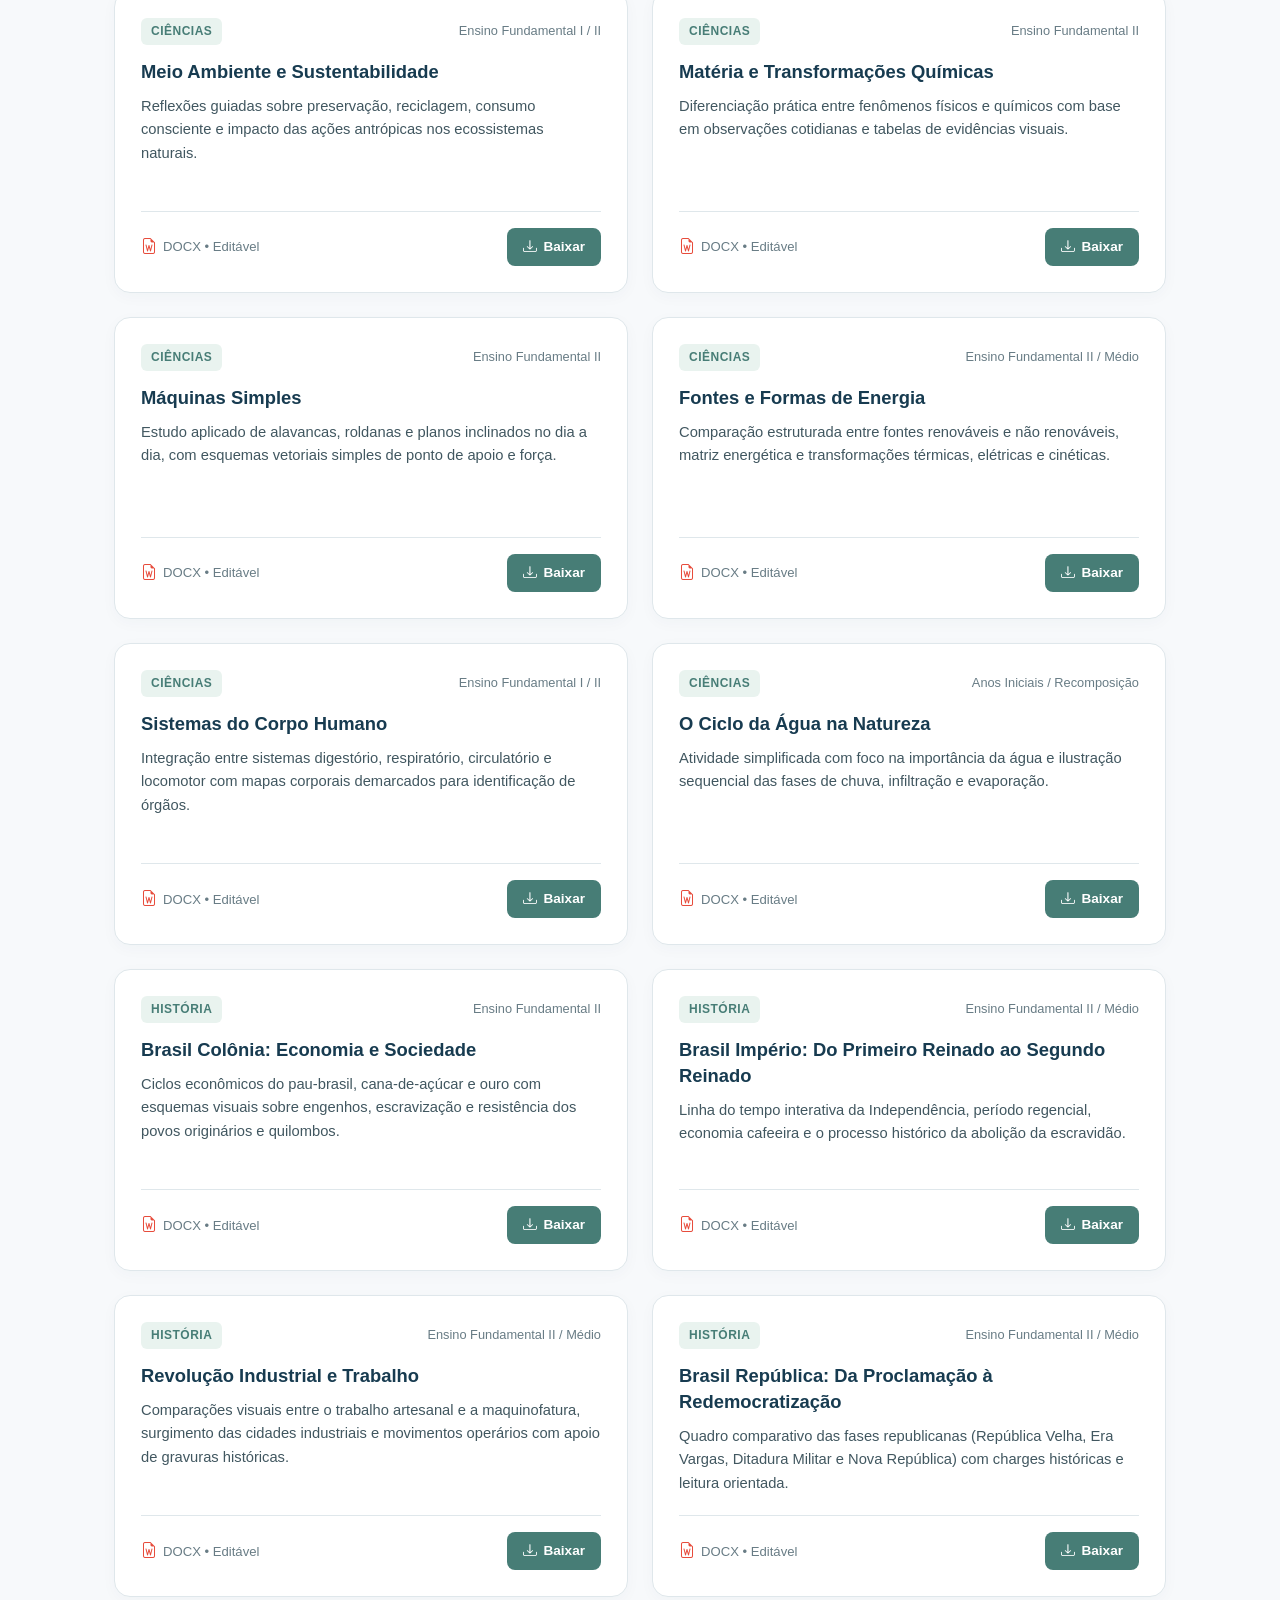
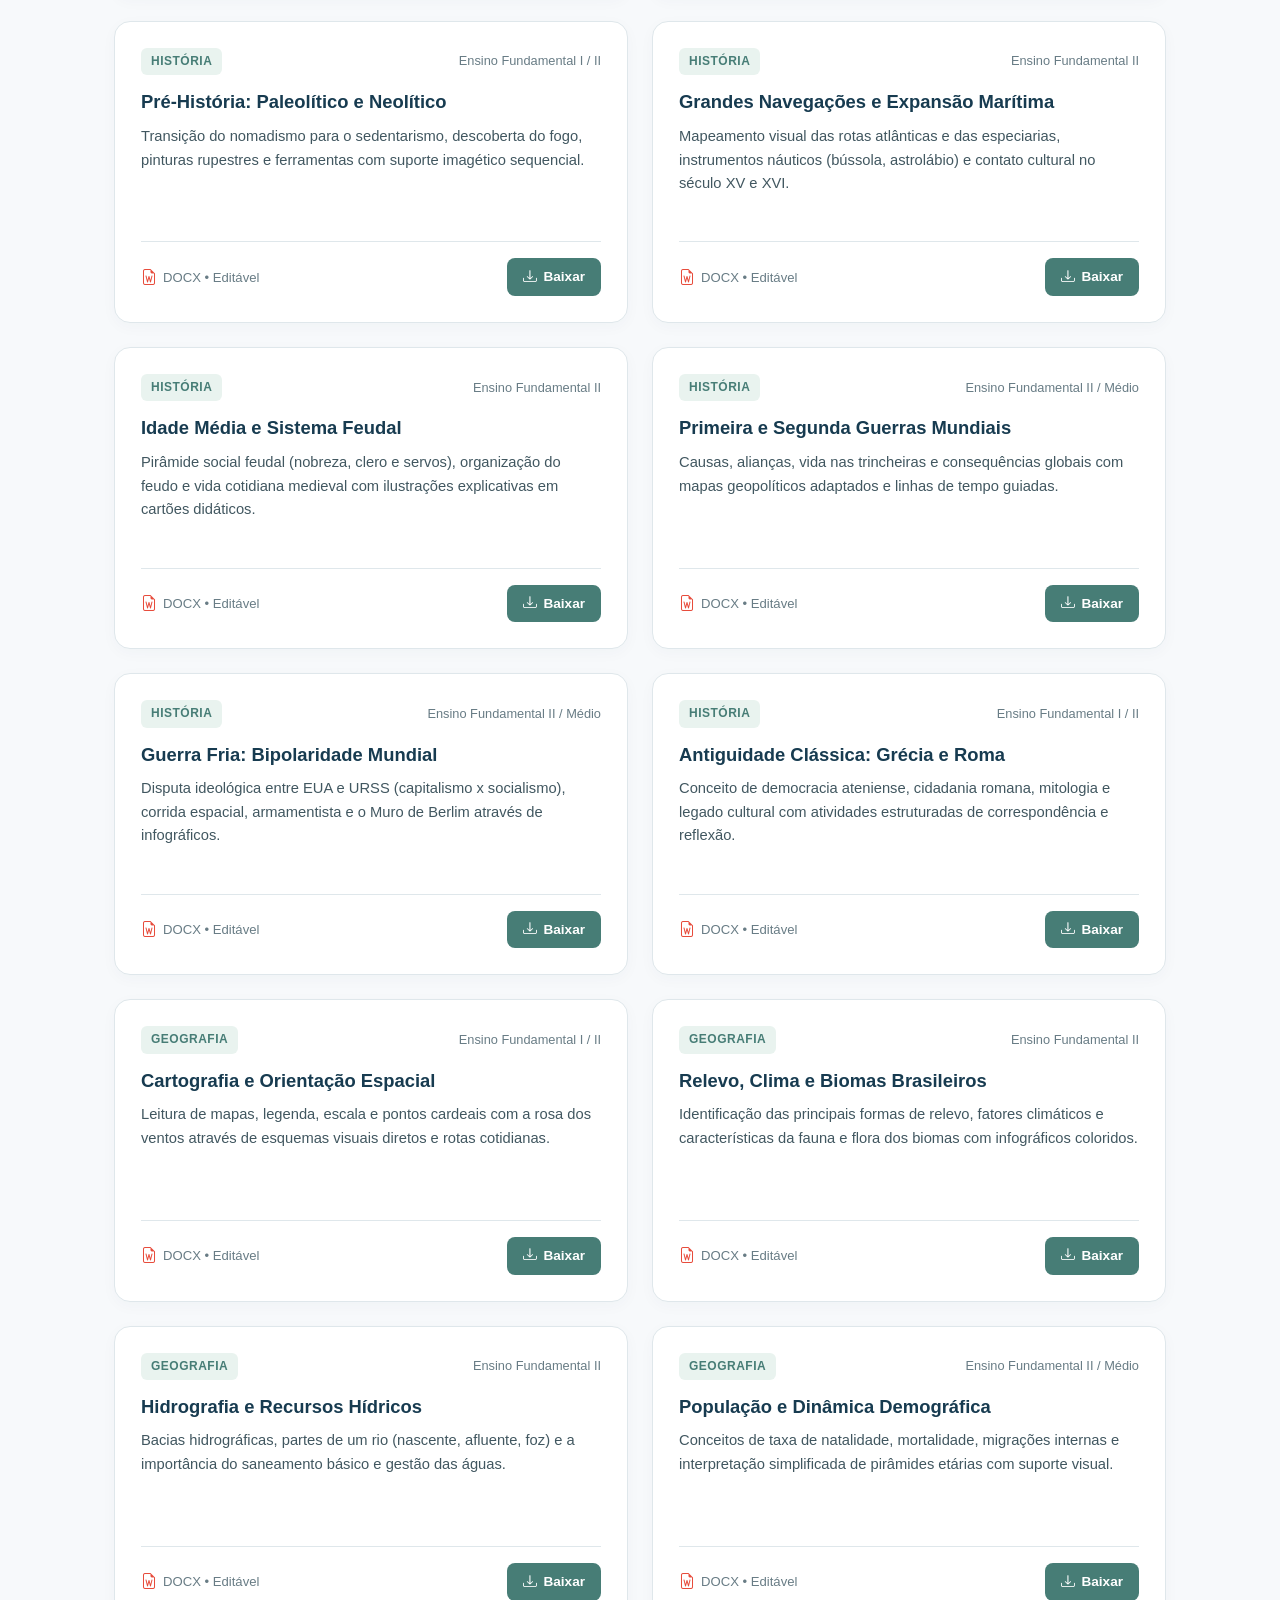
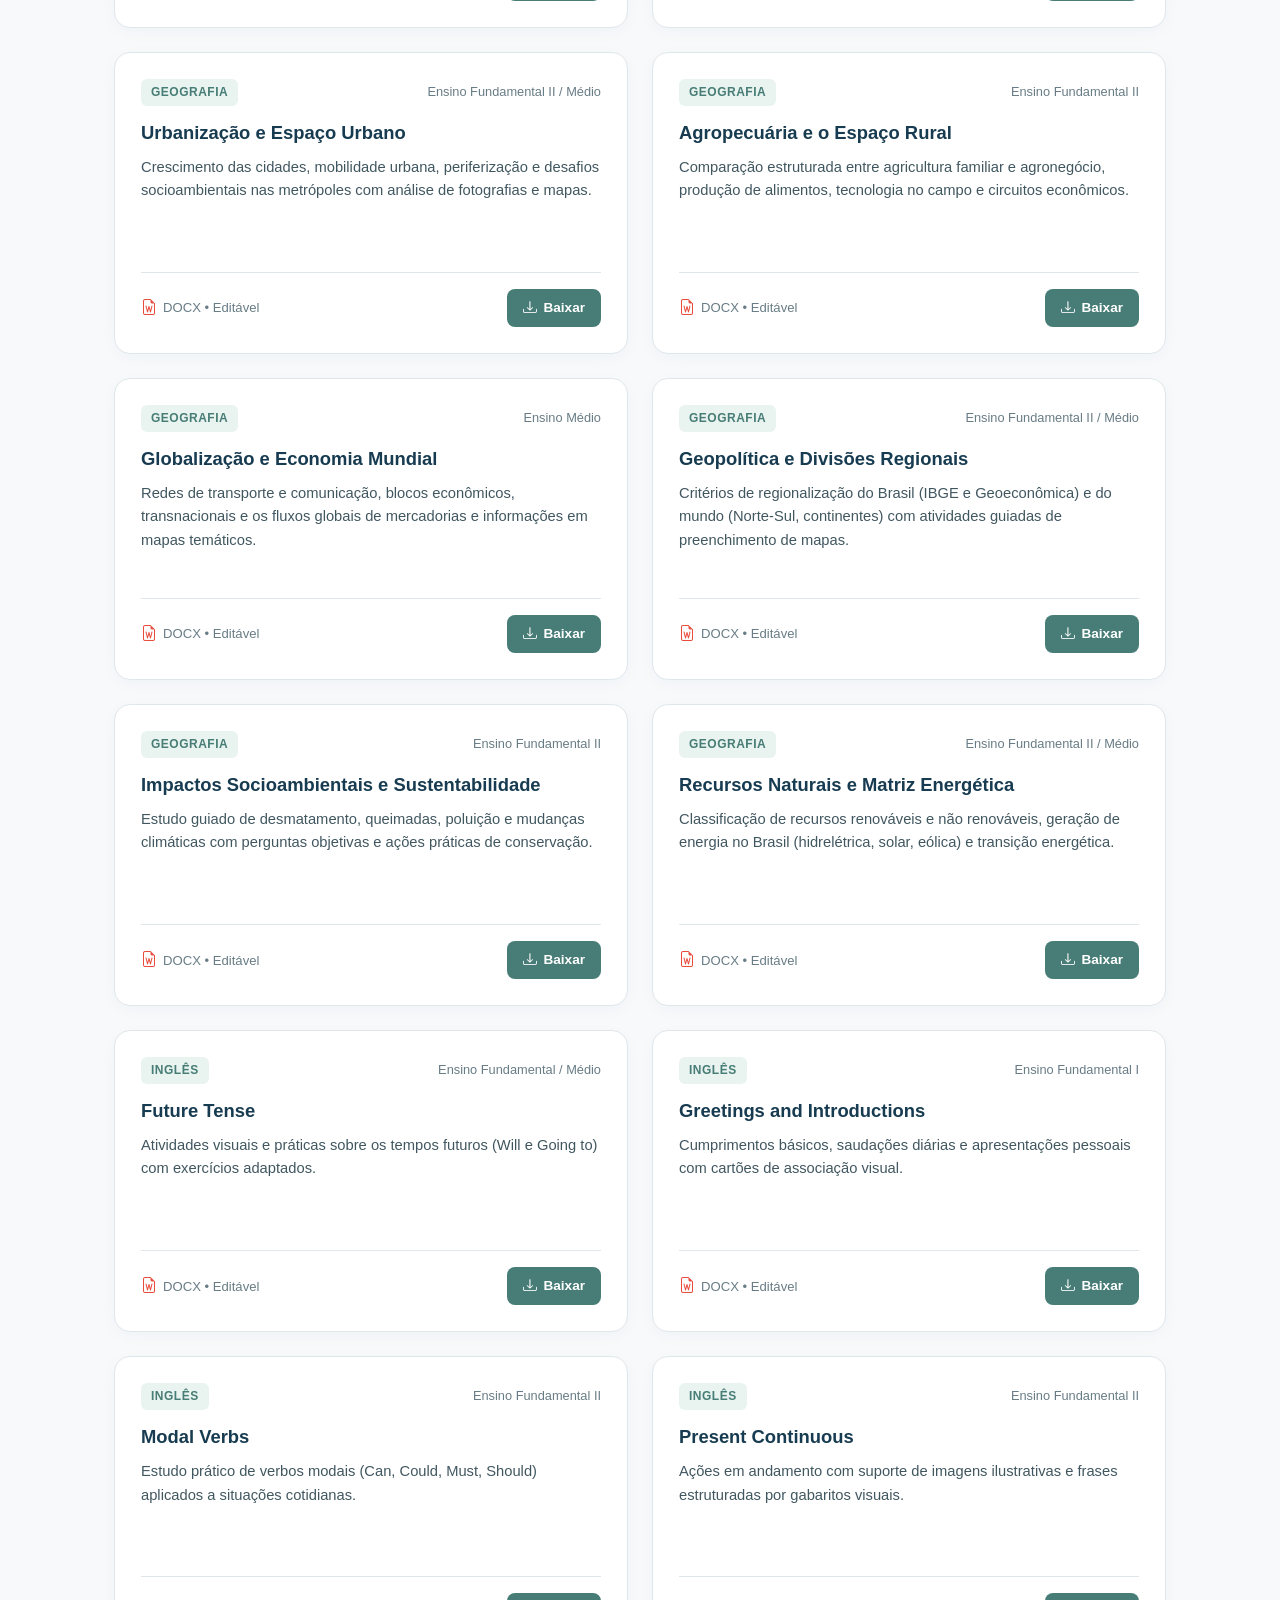
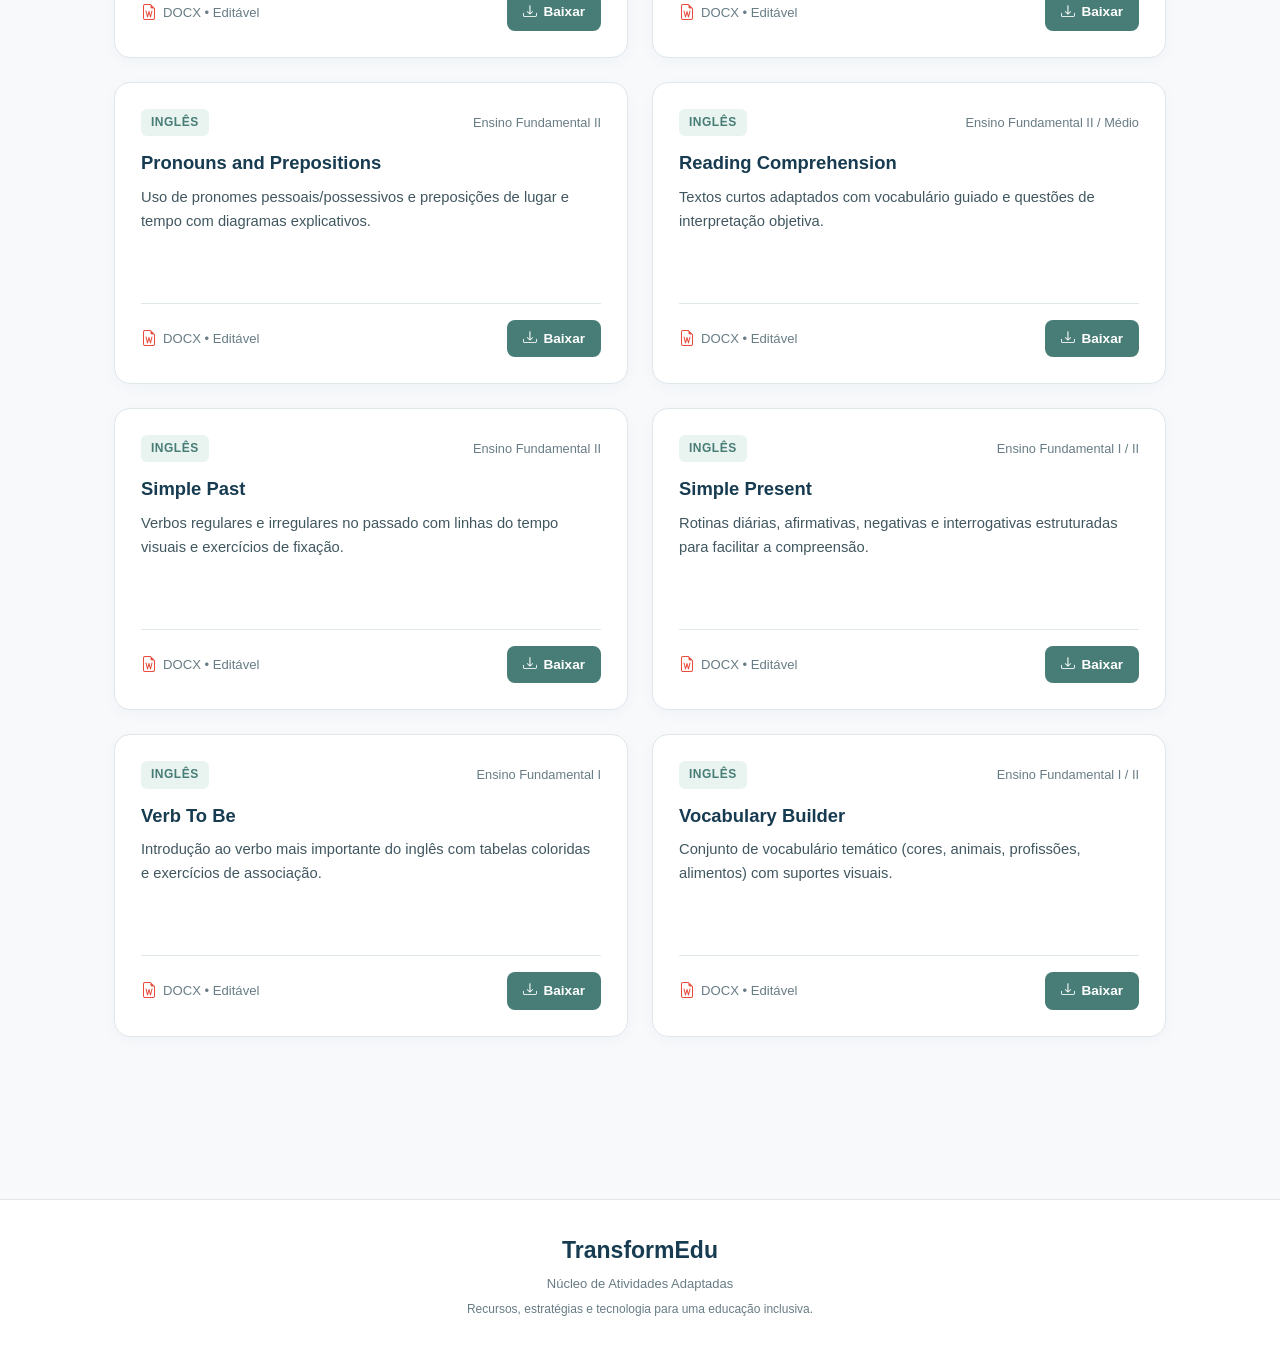
<file: atividades_prontas/atividades.html>
<!DOCTYPE html>
<html lang="pt-BR">
<head>
    <meta charset="UTF-8">
    <meta name="viewport" content="width=device-width, initial-scale=1.0">
    <meta name="theme-color" content="#173B50">
    <meta name="description" content="Atividades escolares prontas e adaptadas para download em diversas disciplinas.">
    <title>Atividades Prontas | TransformEdu</title>
    
    <!-- Bootstrap Icons -->
    <link rel="stylesheet" href="https://cdn.jsdelivr.net/npm/bootstrap-icons@1.11.3/font/bootstrap-icons.min.css">
    
    <!-- Estilos -->
    <link rel="stylesheet" href="../style.css">
    <link rel="stylesheet" href="atividades.css">
</head>
<body>

    <!-- Menu Superior Padronizado e Funcional -->
    <header class="site-header">
        <div class="nav-container">
            <a href="../index.html" class="brand" aria-label="TransformEdu - Página inicial">
                <span class="brand-icon"><i class="bi bi-book-half"></i></span>
                <span class="brand-text">
                    <span class="brand-name">Transform<span class="brand-highlight">Edu</span></span>
                    <span class="brand-subtitle">Núcleo de Atividades Adaptadas</span>
                </span>
            </a>

            <nav class="top-nav" aria-label="Menu principal">
                <a href="../index.html" class="nav-link">Início</a>
                <a href="atividades.html" class="nav-link active">Atividades prontas</a>
                <a href="../adaptacao-ia/adaptar.html" class="nav-link">Adaptar com IA</a>
                <a href="../modelos pei/modelos.html" class="nav-link">Modelos de PEI</a>
                <a href="../guias/guias.html" class="nav-link">Guias para professores</a>
                <a href="../sobre.html" class="nav-link">Sobre</a>
            </nav>
        </div>
    </header>

    <main class="container">
        
        <!-- Caixa de Boas-Vindas Padronizada -->
        <section class="welcome-box">
            <span class="badge">
                <i class="bi bi-file-earmark-arrow-down-fill"></i>
                Repositório Pedagógico
            </span>

            <h1 class="welcome-title">Atividades Prontas para Download</h1>

            <p class="tagline">
                “Materiais pedagógicos estruturados e acessíveis por disciplina, prontos para uso em sala de aula ou para impressão.”
            </p>

            <div class="informacoes-guia" style="display: flex; gap: 20px; font-size: 0.9rem; color: var(--muted); margin-top: 15px;">
                <span>📚 Ensino Fundamental e Médio</span>
                <span>📥 Formato editável (DOCX)</span>
            </div>
        </section>

        <!-- Barra de Filtros por Matéria (Separadas) -->
        <div class="filter-bar">
            <button class="filter-btn active" data-filter="all">Todas</button>
            <button class="filter-btn" data-filter="matematica">Matemática</button>
            <button class="filter-btn" data-filter="portugues">Português</button>
            <button class="filter-btn" data-filter="ciencias">Ciências</button>
            <button class="filter-btn" data-filter="historia">História</button>
            <button class="filter-btn" data-filter="geografia">Geografia</button>
            <button class="filter-btn" data-filter="ingles">Inglês</button>
        </div>

        <!-- Grade de Atividades -->
        <div class="activities-grid">

            <!-- ================= MATEMÁTICA ================= -->
            <div class="activity-card" data-category="matematica" data-materia="matematica">
                <div class="activity-header">
                    <span class="activity-tag">Matemática</span>
                    <span class="activity-level">Ensino Fundamental I / II</span>
                </div>
                <div class="activity-body">
                    <h3>Aritmética Básica</h3>
                    <p>Operações fundamentais (adição, subtração, multiplicação e divisão) com apoio visual, decomposição numérica e material manipulável estruturado.</p>
                </div>
                <div class="activity-footer">
                    <span class="file-info"><i class="bi bi-file-earmark-word text-primary"></i> DOCX • Editável</span>
                    <a href="matemática/Aritmetica_Basica.docx" download="Aritmetica_Basica.docx" class="btn-download">
                        <i class="bi bi-download"></i> Baixar
                    </a>
                </div>
            </div>

            <div class="activity-card" data-category="matematica" data-materia="matematica">
                <div class="activity-header">
                    <span class="activity-tag">Matemática</span>
                    <span class="activity-level">Ensino Fundamental I / II</span>
                </div>
                <div class="activity-body">
                    <h3>Sistema Monetário e Matemática Financeira</h3>
                    <p>Resolução de situações-problema do cotidiano envolvendo cédulas, moedas, cálculo de troco, descontos simples e planejamento financeiro com pistas visuais.</p>
                </div>
                <div class="activity-footer">
                    <span class="file-info"><i class="bi bi-file-earmark-word text-primary"></i> DOCX • Editável</span>
                    <a href="matemática/Sistema_Monetário_e_Matemática_Financeira.docx" download="Sistema_Monetário_e_Matemática_Financeira.docx" class="btn-download">
                        <i class="bi bi-download"></i> Baixar
                    </a>
                </div>
            </div>

            <div class="activity-card" data-category="matematica" data-materia="matematica">
                <div class="activity-header">
                    <span class="activity-tag">Matemática</span>
                    <span class="activity-level">Ensino Fundamental I / II</span>
                </div>
                <div class="activity-body">
                    <h3>Geometria Plana e Espacial</h3>
                    <p>Identificação e contagem de lados, vértices, faces e arestas de figuras e sólidos geométricos com suporte ilustrado e comparação prática.</p>
                </div>
                <div class="activity-footer">
                    <span class="file-info"><i class="bi bi-file-earmark-word text-primary"></i> DOCX • Editável</span>
                    <a href="matemática/Geometria_Plana_e_Espacial.docx" download="Geometria_Plana_e_Espacial.docx" class="btn-download">
                        <i class="bi bi-download"></i> Baixar
                    </a>
                </div>
            </div>

            <div class="activity-card" data-category="matematica" data-materia="matematica">
                <div class="activity-header">
                    <span class="activity-tag">Matemática</span>
                    <span class="activity-level">Ensino Fundamental II / Médio</span>
                </div>
                <div class="activity-body">
                    <h3>Álgebra e Equações</h3>
                    <p>Introdução ao pensamento algébrico e resolução passo a passo de equações do 1º grau utilizando o modelo visual de equilíbrio em balança.</p>
                </div>
                <div class="activity-footer">
                    <span class="file-info"><i class="bi bi-file-earmark-word text-primary"></i> DOCX • Editável</span>
                    <a href="matemática/Álgebra_e_Equações.docx" download="Algebra_e_Equacoes.docx" class="btn-download">
                        <i class="bi bi-download"></i> Baixar
                    </a>
                </div>
            </div>

            <div class="activity-card" data-category="matematica" data-materia="matematica">
                <div class="activity-header">
                    <span class="activity-tag">Matemática</span>
                    <span class="activity-level">Ensino Fundamental II / Médio</span>
                </div>
                <div class="activity-body">
                    <h3>Funções</h3>
                    <p>Estudo guiado de relações de dependência entre variáveis, gráficos cartesianos simplificados e análise intuitiva de funções afim e quadrática.</p>
                </div>
                <div class="activity-footer">
                    <span class="file-info"><i class="bi bi-file-earmark-word text-primary"></i> DOCX • Editável</span>
                    <a href="matemática/Funções.docx" download="Funcoes.docx" class="btn-download">
                        <i class="bi bi-download"></i> Baixar
                    </a>
                </div>
            </div>

            <div class="activity-card" data-category="matematica" data-materia="matematica">
                <div class="activity-header">
                    <span class="activity-tag">Matemática</span>
                    <span class="activity-level">Ensino Fundamental II</span>
                </div>
                <div class="activity-body">
                    <h3>Estatística e Probabilidade</h3>
                    <p>Leitura e interpretação direta de tabelas e gráficos em barras, cálculo de média aritmética simples e noções iniciais de chance com dados e roletas.</p>
                </div>
                <div class="activity-footer">
                    <span class="file-info"><i class="bi bi-file-earmark-word text-primary"></i> DOCX • Editável</span>
                    <a href="matemática/Estatística_e_Probabilidade.docx" download="Estatistica_e_Probabilidade.docx" class="btn-download">
                        <i class="bi bi-download"></i> Baixar
                    </a>
                </div>
            </div>

            <div class="activity-card" data-category="matematica" data-materia="matematica">
                <div class="activity-header">
                    <span class="activity-tag">Matemática</span>
                    <span class="activity-level">Ensino Médio</span>
                </div>
                <div class="activity-body">
                    <h3>Trigonometria</h3>
                    <p>Relações trigonométricas no triângulo retângulo (seno, cosseno e tangente) com esquemas de identificação clara de catetos e hipotenusa.</p>
                </div>
                <div class="activity-footer">
                    <span class="file-info"><i class="bi bi-file-earmark-word text-primary"></i> DOCX • Editável</span>
                    <a href="matemática/Trigonometria.docx" download="Trigonometria.docx" class="btn-download">
                        <i class="bi bi-download"></i> Baixar
                    </a>
                </div>
            </div>

            <div class="activity-card" data-category="matematica" data-materia="matematica">
                <div class="activity-header">
                    <span class="activity-tag">Matemática</span>
                    <span class="activity-level">Ensino Fundamental II</span>
                </div>
                <div class="activity-body">
                    <h3>Razão, Proporção e Regra de Três</h3>
                    <p>Aplicação da regra de três simples por meio de quadros comparativos com setas indicativas de proporcionalidade e situações práticas.</p>
                </div>
                <div class="activity-footer">
                    <span class="file-info"><i class="bi bi-file-earmark-word text-primary"></i> DOCX • Editável</span>
                    <a href="matemática/Razão_Proporção_e_Regra_de_Três.docx" download="Razao_Proporcao_e_Regra_de_Tres.docx" class="btn-download">
                        <i class="bi bi-download"></i> Baixar
                    </a>
                </div>
            </div>

            <div class="activity-card" data-category="matematica" data-materia="matematica">
                <div class="activity-header">
                    <span class="activity-tag">Matemática</span>
                    <span class="activity-level">Ensino Fundamental I / II</span>
                </div>
                <div class="activity-body">
                    <h3>Unidades de Medida e Grandezas</h3>
                    <p>Conversão e estimativa de grandezas comuns (comprimento, massa, capacidade e tempo) com réguas graduadas e tabelas de referência visual.</p>
                </div>
                <div class="activity-footer">
                    <span class="file-info"><i class="bi bi-file-earmark-word text-primary"></i> DOCX • Editável</span>
                    <a href="matemática/Unidades_de_Medida_e_Grandezas.docx" download="Unidades_de_Medida_e_Grandezas.docx" class="btn-download">
                        <i class="bi bi-download"></i> Baixar
                    </a>
                </div>
            </div>

            <div class="activity-card" data-category="matematica" data-materia="matematica">
                <div class="activity-header">
                    <span class="activity-tag">Matemática</span>
                    <span class="activity-level">Ensino Fundamental I / II / Enriquecimento</span>
                </div>
                <div class="activity-body">
                    <h3>Raciocínio Lógico e Sequências</h3>
                    <p>Desafios lógicos, identificação de padrões numéricos e geométricos, e estímulo à dedução para recomposição e desenvolvimento de altas habilidades.</p>
                </div>
                <div class="activity-footer">
                    <span class="file-info"><i class="bi bi-file-earmark-word text-primary"></i> DOCX • Editável</span>
                    <a href="matemática/Raciocínio_Lógico_e_Sequências.docx" download="Raciocinio_Lógico_e_Sequências.docx" class="btn-download">
                        <i class="bi bi-download"></i> Baixar
                    </a>
                </div>
            </div>

            <!-- ================= PORTUGUÊS ================= -->
            <div class="activity-card" data-category="portugues" data-materia="portugues">
                <div class="activity-header">
                    <span class="activity-tag">Língua Portuguesa</span>
                    <span class="activity-level">Ensino Fundamental / Médio</span>
                </div>
                <div class="activity-body">
                    <h3>Leitura, Interpretação e Compreensão de Textos</h3>
                    <p>Estratégias de leitura orientada, localização de informações explícitas e inferências com apoio de pistas contextuais e visuais.</p>
                </div>
                <div class="activity-footer">
                    <span class="file-info"><i class="bi bi-file-earmark-word text-primary"></i> DOCX • Editável</span>
                    <a href="Português/Leitura_Interpretação_e_Compreensão_de_Textos.docx" download="Leitura_Interpretacao_e_Compreensao_de_Textos.docx" class="btn-download">
                        <i class="bi bi-download"></i> Baixar
                    </a>
                </div>
            </div>

            <div class="activity-card" data-category="portugues" data-materia="portugues">
                <div class="activity-header">
                    <span class="activity-tag">Língua Portuguesa</span>
                    <span class="activity-level">Ensino Fundamental II / Médio</span>
                </div>
                <div class="activity-body">
                    <h3>Gêneros e Tipos Textuais</h3>
                    <p>Reconhecimento das características estruturais de gêneros cotidianos (notícia, cartaz, tirinha, conto) com diagramação comparativa.</p>
                </div>
                <div class="activity-footer">
                    <span class="file-info"><i class="bi bi-file-earmark-word text-primary"></i> DOCX • Editável</span>
                    <a href="Português/Gêneros_e_Tipos_Textuais.docx" download="Generos_e_Tipos_Textuais.docx" class="btn-download">
                        <i class="bi bi-download"></i> Baixar
                    </a>
                </div>
            </div>

            <div class="activity-card" data-category="portugues" data-materia="portugues">
                <div class="activity-header">
                    <span class="activity-tag">Língua Portuguesa</span>
                    <span class="activity-level">Ensino Fundamental I / II</span>
                </div>
                <div class="activity-body">
                    <h3>Classes de Palavras: Morfologia</h3>
                    <p>Identificação e emprego de substantivos, adjetivos, verbos e pronomes por meio de esquemas visuais com códigos de cores e categorização.</p>
                </div>
                <div class="activity-footer">
                    <span class="file-info"><i class="bi bi-file-earmark-word text-primary"></i> DOCX • Editável</span>
                    <a href="Português/Classes_de_Palavras___Morfologia.docx" download="Classes_de_Palavras_Morfologia.docx" class="btn-download">
                        <i class="bi bi-download"></i> Baixar
                    </a>
                </div>
            </div>

            <div class="activity-card" data-category="portugues" data-materia="portugues">
                <div class="activity-header">
                    <span class="activity-tag">Língua Portuguesa</span>
                    <span class="activity-level">Ensino Fundamental II / Médio</span>
                </div>
                <div class="activity-body">
                    <h3>Sintaxe da Oração e do Período</h3>
                    <p>Análise dos termos essenciais da oração (sujeito, predicado e complementos) estruturada em blocos modulares para facilitar o entendimento lógico.</p>
                </div>
                <div class="activity-footer">
                    <span class="file-info"><i class="bi bi-file-earmark-word text-primary"></i> DOCX • Editável</span>
                    <a href="Português/Sintaxe_da_Oração_e_do_Período.docx" download="Sintaxe_da_Oracao_e_do_Periodo.docx" class="btn-download">
                        <i class="bi bi-download"></i> Baixar
                    </a>
                </div>
            </div>

            <div class="activity-card" data-category="portugues" data-materia="portugues">
                <div class="activity-header">
                    <span class="activity-tag">Língua Portuguesa</span>
                    <span class="activity-level">Ensino Fundamental I / II</span>
                </div>
                <div class="activity-body">
                    <h3>Acentuação Gráfica e Pontuação</h3>
                    <p>Exercícios práticos de regras de acentuação e sinais de pontuação com apoio de tabelas mnemônicas e trechos ilustrados.</p>
                </div>
                <div class="activity-footer">
                    <span class="file-info"><i class="bi bi-file-earmark-word text-primary"></i> DOCX • Editável</span>
                    <a href="Português/Acentuação_Gráfica_e_Pontuação.docx" download="Acentuacao_Grafica_e_Pontuacao.docx" class="btn-download">
                        <i class="bi bi-download"></i> Baixar
                    </a>
                </div>
            </div>

            <div class="activity-card" data-category="portugues" data-materia="portugues">
                <div class="activity-header">
                    <span class="activity-tag">Língua Portuguesa</span>
                    <span class="activity-level">Anos Iniciais / Fundamental II</span>
                </div>
                <div class="activity-body">
                    <h3>Produção de Texto e Redação Guiada</h3>
                    <p>Roteiro com etapas encadeadas de planejamento textual, conectivos destacados e banco de ideias para elaboração de redações e narrativas.</p>
                </div>
                <div class="activity-footer">
                    <span class="file-info"><i class="bi bi-file-earmark-word text-primary"></i> DOCX • Editável</span>
                    <a href="Português/Produção_de_Texto_e_Redação_Guiada.docx" download="Producao_de_Texto_e_Redacao_Guiada.docx" class="btn-download">
                        <i class="bi bi-download"></i> Baixar
                    </a>
                </div>
            </div>

            <div class="activity-card" data-category="portugues" data-materia="portugues">
                <div class="activity-header">
                    <span class="activity-tag">Língua Portuguesa</span>
                    <span class="activity-level">Ensino Fundamental II / Médio</span>
                </div>
                <div class="activity-body">
                    <h3>Semântica e Figuras de Linguagem</h3>
                    <p>Compreensão de sentido literal e figurado, sinônimos, antônimos e principais figuras de linguagem através de tirinhas e exemplos visuais.</p>
                </div>
                <div class="activity-footer">
                    <span class="file-info"><i class="bi bi-file-earmark-word text-primary"></i> DOCX • Editável</span>
                    <a href="Português/Semântica_e_Figuras_de_Linguagem.docx" download="Semantica_e_Figuras_de_Linguagem.docx" class="btn-download">
                        <i class="bi bi-download"></i> Baixar
                    </a>
                </div>
            </div>

            <div class="activity-card" data-category="portugues" data-materia="portugues">
                <div class="activity-header">
                    <span class="activity-tag">Língua Portuguesa</span>
                    <span class="activity-level">Ensino Fundamental II / Médio</span>
                </div>
                <div class="activity-body">
                    <h3>Variedade Linguística e Preconceito Linguístico</h3>
                    <p>Estudo das variações regionais, históricas e sociais da língua com ênfase na valorização da diversidade comunicativa e respeito cultural.</p>
                </div>
                <div class="activity-footer">
                    <span class="file-info"><i class="bi bi-file-earmark-word text-primary"></i> DOCX • Editável</span>
                    <a href="Português/Variedade_Linguística_e_Preconceito_Linguístico.docx" download="Variedade_Linguistica_e_Preconceito_Linguistico.docx" class="btn-download">
                        <i class="bi bi-download"></i> Baixar
                    </a>
                </div>
            </div>

            <div class="activity-card" data-category="portugues" data-materia="portugues">
                <div class="activity-header">
                    <span class="activity-tag">Língua Portuguesa</span>
                    <span class="activity-level">Anos Iniciais / Recomposição</span>
                </div>
                <div class="activity-body">
                    <h3>Fonética e Fonologia</h3>
                    <p>Consciência fonológica, correspondência grafema-fonema, encontros vocálicos e consonantais com apoio sonoro-articulatório e ilustrações.</p>
                </div>
                <div class="activity-footer">
                    <span class="file-info"><i class="bi bi-file-earmark-word text-primary"></i> DOCX • Editável</span>
                    <a href="Português/Fonética_e_Fonologia.docx" download="Fonetica_e_Fonologia.docx" class="btn-download">
                        <i class="bi bi-download"></i> Baixar
                    </a>
                </div>
            </div>

            <div class="activity-card" data-category="portugues" data-materia="portugues">
                <div class="activity-header">
                    <span class="activity-tag">Língua Portuguesa</span>
                    <span class="activity-level">Ensino Médio / Enriquecimento</span>
                </div>
                <div class="activity-body">
                    <h3>Literatura e Escolas Literárias</h3>
                    <p>Linha do tempo didática dos principais movimentos literários, autores representativos e análise de fragmentos poéticos adaptados.</p>
                </div>
                <div class="activity-footer">
                    <span class="file-info"><i class="bi bi-file-earmark-word text-primary"></i> DOCX • Editável</span>
                    <a href="Português/Literatura_e_Escolas_Literárias.docx" download="Literatura_e_Escolas_Literarias.docx" class="btn-download">
                        <i class="bi bi-download"></i> Baixar
                    </a>
                </div>
            </div>

            <!-- ================= CIÊNCIAS ================= -->
            <div class="activity-card" data-category="ciencias" data-materia="ciencias">
                <div class="activity-header">
                    <span class="activity-tag">Ciências</span>
                    <span class="activity-level">Jogos interativos</span>
                </div>
                <div class="activity-body">
                    <h3>Scilab — Jogos de Ciências</h3>
                    <p>Plataforma de jogos educativos de ciências para apoiar a compreensão visual, o engajamento e a aprendizagem lúdica em sala de aula.</p>
                </div>
                <div class="activity-footer">
                    <span class="file-info"><i class="bi bi-controller"></i> Site externo • Ciências</span>
                    <a href="https://SEU-LINK-DO-SCILAB.vercel.app" target="_blank" rel="noopener noreferrer" class="btn-download">
                        <i class="bi bi-box-arrow-up-right"></i> Abrir Scilab
                    </a>
                </div>
            </div>

            <div class="activity-card" data-category="ciencias" data-materia="ciencias">
                <div class="activity-header">
                    <span class="activity-tag">Ciências</span>
                    <span class="activity-level">Ensino Fundamental I / II</span>
                </div>
                <div class="activity-body">
                    <h3>Cadeias e Teias Alimentares</h3>
                    <p>Relações ecológicas entre produtores, consumidores e decompositores com esquemas de fluxo de energia e ilustrações direcionadas.</p>
                </div>
                <div class="activity-footer">
                    <span class="file-info"><i class="bi bi-file-earmark-word text-primary"></i> DOCX • Editável</span>
                    <a href="ciencias/Cadeias_Alimentares.docx" download="Cadeias_Alimentares.docx" class="btn-download">
                        <i class="bi bi-download"></i> Baixar
                    </a>
                </div>
            </div>

            <div class="activity-card" data-category="ciencias" data-materia="ciencias">
                <div class="activity-header">
                    <span class="activity-tag">Ciências</span>
                    <span class="activity-level">Ensino Fundamental II</span>
                </div>
                <div class="activity-body">
                    <h3>Ciclo da Água: Etapas e Estados Físicos</h3>
                    <p>Esquema visual interativo com caixas de correspondência e perguntas guiadas para identificação das mudanças de estado da matéria.</p>
                </div>
                <div class="activity-footer">
                    <span class="file-info"><i class="bi bi-file-earmark-word text-primary"></i> DOCX • Editável</span>
                    <a href="ciencias/Ciclo_da_Agua_Etapas_Estados_Fisicos.docx" download="Ciclo_da_Agua_Etapas_Estados_Fisicos.docx" class="btn-download">
                        <i class="bi bi-download"></i> Baixar
                    </a>
                </div>
            </div>

            <div class="activity-card" data-category="ciencias" data-materia="ciencias">
                <div class="activity-header">
                    <span class="activity-tag">Ciências</span>
                    <span class="activity-level">Ensino Fundamental II / Médio</span>
                </div>
                <div class="activity-body">
                    <h3>Células e Genética</h3>
                    <p>Organização celular animal e vegetal, organelas e noções fundamentais de hereditariedade e DNA por meio de modelos visuais coloridos.</p>
                </div>
                <div class="activity-footer">
                    <span class="file-info"><i class="bi bi-file-earmark-word text-primary"></i> DOCX • Editável</span>
                    <a href="ciencias/Celulas_e_Genetica.docx" download="Celulas_e_Genetica.docx" class="btn-download">
                        <i class="bi bi-download"></i> Baixar
                    </a>
                </div>
            </div>

            <div class="activity-card" data-category="ciencias" data-materia="ciencias">
                <div class="activity-header">
                    <span class="activity-tag">Ciências</span>
                    <span class="activity-level">Ensino Fundamental I / II</span>
                </div>
                <div class="activity-body">
                    <h3>Sistema Solar e Astronomia</h3>
                    <p>Identificação e ordenação dos planetas, movimentos de rotação e translação, e fases da Lua com apoio de diagramas esquemáticos.</p>
                </div>
                <div class="activity-footer">
                    <span class="file-info"><i class="bi bi-file-earmark-word text-primary"></i> DOCX • Editável</span>
                    <a href="ciencias/Sistema_Solar.docx" download="Sistema_Solar.docx" class="btn-download">
                        <i class="bi bi-download"></i> Baixar
                    </a>
                </div>
            </div>

            <div class="activity-card" data-category="ciencias" data-materia="ciencias">
                <div class="activity-header">
                    <span class="activity-tag">Ciências</span>
                    <span class="activity-level">Ensino Fundamental I / II</span>
                </div>
                <div class="activity-body">
                    <h3>Classificação dos Seres Vivos</h3>
                    <p>Diferenciação entre reinos biológicos, animais vertebrados e invertebrados, e características gerais com atividades práticas de agrupamento.</p>
                </div>
                <div class="activity-footer">
                    <span class="file-info"><i class="bi bi-file-earmark-word text-primary"></i> DOCX • Editável</span>
                    <a href="ciencias/Seres_Vivos.docx" download="Seres_Vivos.docx" class="btn-download">
                        <i class="bi bi-download"></i> Baixar
                    </a>
                </div>
            </div>

            <div class="activity-card" data-category="ciencias" data-materia="ciencias">
                <div class="activity-header">
                    <span class="activity-tag">Ciências</span>
                    <span class="activity-level">Ensino Fundamental I / II</span>
                </div>
                <div class="activity-body">
                    <h3>Meio Ambiente e Sustentabilidade</h3>
                    <p>Reflexões guiadas sobre preservação, reciclagem, consumo consciente e impacto das ações antrópicas nos ecossistemas naturais.</p>
                </div>
                <div class="activity-footer">
                    <span class="file-info"><i class="bi bi-file-earmark-word text-primary"></i> DOCX • Editável</span>
                    <a href="ciencias/Meio_Ambiente.docx" download="Meio_Ambiente.docx" class="btn-download">
                        <i class="bi bi-download"></i> Baixar
                    </a>
                </div>
            </div>

            <div class="activity-card" data-category="ciencias" data-materia="ciencias">
                <div class="activity-header">
                    <span class="activity-tag">Ciências</span>
                    <span class="activity-level">Ensino Fundamental II</span>
                </div>
                <div class="activity-body">
                    <h3>Matéria e Transformações Químicas</h3>
                    <p>Diferenciação prática entre fenômenos físicos e químicos com base em observações cotidianas e tabelas de evidências visuais.</p>
                </div>
                <div class="activity-footer">
                    <span class="file-info"><i class="bi bi-file-earmark-word text-primary"></i> DOCX • Editável</span>
                    <a href="ciencias/Materia_e_Transformacoes.docx" download="Materia_e_Transformacoes.docx" class="btn-download">
                        <i class="bi bi-download"></i> Baixar
                    </a>
                </div>
            </div>

            <div class="activity-card" data-category="ciencias" data-materia="ciencias">
                <div class="activity-header">
                    <span class="activity-tag">Ciências</span>
                    <span class="activity-level">Ensino Fundamental II</span>
                </div>
                <div class="activity-body">
                    <h3>Máquinas Simples</h3>
                    <p>Estudo aplicado de alavancas, roldanas e planos inclinados no dia a dia, com esquemas vetoriais simples de ponto de apoio e força.</p>
                </div>
                <div class="activity-footer">
                    <span class="file-info"><i class="bi bi-file-earmark-word text-primary"></i> DOCX • Editável</span>
                    <a href="ciencias/Maquinas_Simples.docx" download="Maquinas_Simples.docx" class="btn-download">
                        <i class="bi bi-download"></i> Baixar
                    </a>
                </div>
            </div>

            <div class="activity-card" data-category="ciencias" data-materia="ciencias">
                <div class="activity-header">
                    <span class="activity-tag">Ciências</span>
                    <span class="activity-level">Ensino Fundamental II / Médio</span>
                </div>
                <div class="activity-body">
                    <h3>Fontes e Formas de Energia</h3>
                    <p>Comparação estruturada entre fontes renováveis e não renováveis, matriz energética e transformações térmicas, elétricas e cinéticas.</p>
                </div>
                <div class="activity-footer">
                    <span class="file-info"><i class="bi bi-file-earmark-word text-primary"></i> DOCX • Editável</span>
                    <a href="ciencias/Energia.docx" download="Energia.docx" class="btn-download">
                        <i class="bi bi-download"></i> Baixar
                    </a>
                </div>
            </div>

            <div class="activity-card" data-category="ciencias" data-materia="ciencias">
                <div class="activity-header">
                    <span class="activity-tag">Ciências</span>
                    <span class="activity-level">Ensino Fundamental I / II</span>
                </div>
                <div class="activity-body">
                    <h3>Sistemas do Corpo Humano</h3>
                    <p>Integração entre sistemas digestório, respiratório, circulatório e locomotor com mapas corporais demarcados para identificação de órgãos.</p>
                </div>
                <div class="activity-footer">
                    <span class="file-info"><i class="bi bi-file-earmark-word text-primary"></i> DOCX • Editável</span>
                    <a href="ciencias/Corpo_Humano.docx" download="Corpo_Humano.docx" class="btn-download">
                        <i class="bi bi-download"></i> Baixar
                    </a>
                </div>
            </div>

            <div class="activity-card" data-category="ciencias" data-materia="ciencias">
                <div class="activity-header">
                    <span class="activity-tag">Ciências</span>
                    <span class="activity-level">Anos Iniciais / Recomposição</span>
                </div>
                <div class="activity-body">
                    <h3>O Ciclo da Água na Natureza</h3>
                    <p>Atividade simplificada com foco na importância da água e ilustração sequencial das fases de chuva, infiltração e evaporação.</p>
                </div>
                <div class="activity-footer">
                    <span class="file-info"><i class="bi bi-file-earmark-word text-primary"></i> DOCX • Editável</span>
                    <a href="ciencias/Ciclo_da_Agua.docx" download="Ciclo_da_Agua.docx" class="btn-download">
                        <i class="bi bi-download"></i> Baixar
                    </a>
                </div>
            </div>

            <!-- ================= HISTÓRIA ================= -->
            <div class="activity-card" data-category="historia" data-materia="historia">
                <div class="activity-header">
                    <span class="activity-tag">História</span>
                    <span class="activity-level">Ensino Fundamental II</span>
                </div>
                <div class="activity-body">
                    <h3>Brasil Colônia: Economia e Sociedade</h3>
                    <p>Ciclos econômicos do pau-brasil, cana-de-açúcar e ouro com esquemas visuais sobre engenhos, escravização e resistência dos povos originários e quilombos.</p>
                </div>
                <div class="activity-footer">
                    <span class="file-info"><i class="bi bi-file-earmark-word text-primary"></i> DOCX • Editável</span>
                    <a href="historia/brasil_colonia.docx" download="Brasil_Colonia.docx" class="btn-download">
                        <i class="bi bi-download"></i> Baixar
                    </a>
                </div>
            </div>

            <div class="activity-card" data-category="historia" data-materia="historia">
                <div class="activity-header">
                    <span class="activity-tag">História</span>
                    <span class="activity-level">Ensino Fundamental II / Médio</span>
                </div>
                <div class="activity-body">
                    <h3>Brasil Império: Do Primeiro Reinado ao Segundo Reinado</h3>
                    <p>Linha do tempo interativa da Independência, período regencial, economia cafeeira e o processo histórico da abolição da escravidão.</p>
                </div>
                <div class="activity-footer">
                    <span class="file-info"><i class="bi bi-file-earmark-word text-primary"></i> DOCX • Editável</span>
                    <a href="historia/Brasil_Imperio.docx" download="Brasil_Imperio.docx" class="btn-download">
                        <i class="bi bi-download"></i> Baixar
                    </a>
                </div>
            </div>

            <div class="activity-card" data-category="historia" data-materia="historia">
                <div class="activity-header">
                    <span class="activity-tag">História</span>
                    <span class="activity-level">Ensino Fundamental II / Médio</span>
                </div>
                <div class="activity-body">
                    <h3>Revolução Industrial e Trabalho</h3>
                    <p>Comparações visuais entre o trabalho artesanal e a maquinofatura, surgimento das cidades industriais e movimentos operários com apoio de gravuras históricas.</p>
                </div>
                <div class="activity-footer">
                    <span class="file-info"><i class="bi bi-file-earmark-word text-primary"></i> DOCX • Editável</span>
                    <a href="historia/Revolucao_Industrial.docx" download="Revolucao_Industrial.docx" class="btn-download">
                        <i class="bi bi-download"></i> Baixar
                    </a>
                </div>
            </div>

            <div class="activity-card" data-category="historia" data-materia="historia">
                <div class="activity-header">
                    <span class="activity-tag">História</span>
                    <span class="activity-level">Ensino Fundamental II / Médio</span>
                </div>
                <div class="activity-body">
                    <h3>Brasil República: Da Proclamação à Redemocratização</h3>
                    <p>Quadro comparativo das fases republicanas (República Velha, Era Vargas, Ditadura Militar e Nova República) com charges históricas e leitura orientada.</p>
                </div>
                <div class="activity-footer">
                    <span class="file-info"><i class="bi bi-file-earmark-word text-primary"></i> DOCX • Editável</span>
                    <a href="historia/Brasil_Republica.docx" download="Brasil_Republica.docx" class="btn-download">
                        <i class="bi bi-download"></i> Baixar
                    </a>
                </div>
            </div>

            <div class="activity-card" data-category="historia" data-materia="historia">
                <div class="activity-header">
                    <span class="activity-tag">História</span>
                    <span class="activity-level">Ensino Fundamental I / II</span>
                </div>
                <div class="activity-body">
                    <h3>Pré-História: Paleolítico e Neolítico</h3>
                    <p>Transição do nomadismo para o sedentarismo, descoberta do fogo, pinturas rupestres e ferramentas com suporte imagético sequencial.</p>
                </div>
                <div class="activity-footer">
                    <span class="file-info"><i class="bi bi-file-earmark-word text-primary"></i> DOCX • Editável</span>
                    <a href="historia/Pre_Historia.docx" download="Pre_Historia.docx" class="btn-download">
                        <i class="bi bi-download"></i> Baixar
                    </a>
                </div>
            </div>

            <div class="activity-card" data-category="historia" data-materia="historia">
                <div class="activity-header">
                    <span class="activity-tag">História</span>
                    <span class="activity-level">Ensino Fundamental II</span>
                </div>
                <div class="activity-body">
                    <h3>Grandes Navegações e Expansão Marítima</h3>
                    <p>Mapeamento visual das rotas atlânticas e das especiarias, instrumentos náuticos (bússola, astrolábio) e contato cultural no século XV e XVI.</p>
                </div>
                <div class="activity-footer">
                    <span class="file-info"><i class="bi bi-file-earmark-word text-primary"></i> DOCX • Editável</span>
                    <a href="historia/Navegacoes.docx" download="Navegacoes.docx" class="btn-download">
                        <i class="bi bi-download"></i> Baixar
                    </a>
                </div>
            </div>

            <div class="activity-card" data-category="historia" data-materia="historia">
                <div class="activity-header">
                    <span class="activity-tag">História</span>
                    <span class="activity-level">Ensino Fundamental II</span>
                </div>
                <div class="activity-body">
                    <h3>Idade Média e Sistema Feudal</h3>
                    <p>Pirâmide social feudal (nobreza, clero e servos), organização do feudo e vida cotidiana medieval com ilustrações explicativas em cartões didáticos.</p>
                </div>
                <div class="activity-footer">
                    <span class="file-info"><i class="bi bi-file-earmark-word text-primary"></i> DOCX • Editável</span>
                    <a href="historia/Idade_Media.docx" download="Idade_Media.docx" class="btn-download">
                        <i class="bi bi-download"></i> Baixar
                    </a>
                </div>
            </div>

            <div class="activity-card" data-category="historia" data-materia="historia">
                <div class="activity-header">
                    <span class="activity-tag">História</span>
                    <span class="activity-level">Ensino Fundamental II / Médio</span>
                </div>
                <div class="activity-body">
                    <h3>Primeira e Segunda Guerras Mundiais</h3>
                    <p>Causas, alianças, vida nas trincheiras e consequências globais com mapas geopolíticos adaptados e linhas de tempo guiadas.</p>
                </div>
                <div class="activity-footer">
                    <span class="file-info"><i class="bi bi-file-earmark-word text-primary"></i> DOCX • Editável</span>
                    <a href="historia/Guerras_Mundiais.docx" download="Guerras_Mundiais.docx" class="btn-download">
                        <i class="bi bi-download"></i> Baixar
                    </a>
                </div>
            </div>

            <div class="activity-card" data-category="historia" data-materia="historia">
                <div class="activity-header">
                    <span class="activity-tag">História</span>
                    <span class="activity-level">Ensino Fundamental II / Médio</span>
                </div>
                <div class="activity-body">
                    <h3>Guerra Fria: Bipolaridade Mundial</h3>
                    <p>Disputa ideológica entre EUA e URSS (capitalismo x socialismo), corrida espacial, armamentista e o Muro de Berlim através de infográficos.</p>
                </div>
                <div class="activity-footer">
                    <span class="file-info"><i class="bi bi-file-earmark-word text-primary"></i> DOCX • Editável</span>
                    <a href="historia/Guerra_Fria.docx" download="Guerra_Fria.docx" class="btn-download">
                        <i class="bi bi-download"></i> Baixar
                    </a>
                </div>
            </div>

            <div class="activity-card" data-category="historia" data-materia="historia">
                <div class="activity-header">
                    <span class="activity-tag">História</span>
                    <span class="activity-level">Ensino Fundamental I / II</span>
                </div>
                <div class="activity-body">
                    <h3>Antiguidade Clássica: Grécia e Roma</h3>
                    <p>Conceito de democracia ateniense, cidadania romana, mitologia e legado cultural com atividades estruturadas de correspondência e reflexão.</p>
                </div>
                <div class="activity-footer">
                    <span class="file-info"><i class="bi bi-file-earmark-word text-primary"></i> DOCX • Editável</span>
                    <a href="historia/Grecia_Roma.docx" download="Grecia_Roma.docx" class="btn-download">
                        <i class="bi bi-download"></i> Baixar
                    </a>
                </div>
            </div>

            <!-- ================= GEOGRAFIA ================= -->
            <div class="activity-card" data-category="geografia" data-materia="geografia">
                <div class="activity-header">
                    <span class="activity-tag">Geografia</span>
                    <span class="activity-level">Ensino Fundamental I / II</span>
                </div>
                <div class="activity-body">
                    <h3>Cartografia e Orientação Espacial</h3>
                    <p>Leitura de mapas, legenda, escala e pontos cardeais com a rosa dos ventos através de esquemas visuais diretos e rotas cotidianas.</p>
                </div>
                <div class="activity-footer">
                    <span class="file-info"><i class="bi bi-file-earmark-word text-primary"></i> DOCX • Editável</span>
                    <a href="geografia/Cartografia_e_Orientação_Espacial.docx" download="Cartografia_e_Orientacao_Espacial.docx" class="btn-download">
                        <i class="bi bi-download"></i> Baixar
                    </a>
                </div>
            </div>

            <div class="activity-card" data-category="geografia" data-materia="geografia">
                <div class="activity-header">
                    <span class="activity-tag">Geografia</span>
                    <span class="activity-level">Ensino Fundamental II</span>
                </div>
                <div class="activity-body">
                    <h3>Relevo, Clima e Biomas Brasileiros</h3>
                    <p>Identificação das principais formas de relevo, fatores climáticos e características da fauna e flora dos biomas com infográficos coloridos.</p>
                </div>
                <div class="activity-footer">
                    <span class="file-info"><i class="bi bi-file-earmark-word text-primary"></i> DOCX • Editável</span>
                    <a href="geografia/Relevo_Clima_e_Biomas.docx" download="Relevo_Clima_e_Biomas.docx" class="btn-download">
                        <i class="bi bi-download"></i> Baixar
                    </a>
                </div>
            </div>

            <div class="activity-card" data-category="geografia" data-materia="geografia">
                <div class="activity-header">
                    <span class="activity-tag">Geografia</span>
                    <span class="activity-level">Ensino Fundamental II</span>
                </div>
                <div class="activity-body">
                    <h3>Hidrografia e Recursos Hídricos</h3>
                    <p>Bacias hidrográficas, partes de um rio (nascente, afluente, foz) e a importância do saneamento básico e gestão das águas.</p>
                </div>
                <div class="activity-footer">
                    <span class="file-info"><i class="bi bi-file-earmark-word text-primary"></i> DOCX • Editável</span>
                    <a href="geografia/Hidrografia_e_Recursos_Hídricos.docx" download="Hidrografia_e_Recursos_Hídricos.docx" class="btn-download">
                        <i class="bi bi-download"></i> Baixar
                    </a>
                </div>
            </div>

            <div class="activity-card" data-category="geografia" data-materia="geografia">
                <div class="activity-header">
                    <span class="activity-tag">Geografia</span>
                    <span class="activity-level">Ensino Fundamental II / Médio</span>
                </div>
                <div class="activity-body">
                    <h3>População e Dinâmica Demográfica</h3>
                    <p>Conceitos de taxa de natalidade, mortalidade, migrações internas e interpretação simplificada de pirâmides etárias com suporte visual.</p>
                </div>
                <div class="activity-footer">
                    <span class="file-info"><i class="bi bi-file-earmark-word text-primary"></i> DOCX • Editável</span>
                    <a href="geografia/População_Demografia.docx" download="Populacao_Demografia.docx" class="btn-download">
                        <i class="bi bi-download"></i> Baixar
                    </a>
                </div>
            </div>

            <div class="activity-card" data-category="geografia" data-materia="geografia">
                <div class="activity-header">
                    <span class="activity-tag">Geografia</span>
                    <span class="activity-level">Ensino Fundamental II / Médio</span>
                </div>
                <div class="activity-body">
                    <h3>Urbanização e Espaço Urbano</h3>
                    <p>Crescimento das cidades, mobilidade urbana, periferização e desafios socioambientais nas metrópoles com análise de fotografias e mapas.</p>
                </div>
                <div class="activity-footer">
                    <span class="file-info"><i class="bi bi-file-earmark-word text-primary"></i> DOCX • Editável</span>
                    <a href="geografia/Urbanização_e_Espaço_Urbano.docx" download="Urbanizacao_e_Espaco_Urbano.docx" class="btn-download">
                        <i class="bi bi-download"></i> Baixar
                    </a>
                </div>
            </div>

            <div class="activity-card" data-category="geografia" data-materia="geografia">
                <div class="activity-header">
                    <span class="activity-tag">Geografia</span>
                    <span class="activity-level">Ensino Fundamental II</span>
                </div>
                <div class="activity-body">
                    <h3>Agropecuária e o Espaço Rural</h3>
                    <p>Comparação estruturada entre agricultura familiar e agronegócio, produção de alimentos, tecnologia no campo e circuitos econômicos.</p>
                </div>
                <div class="activity-footer">
                    <span class="file-info"><i class="bi bi-file-earmark-word text-primary"></i> DOCX • Editável</span>
                    <a href="geografia/Agropecuaria_e_Espaço_Rural.docx" download="Agropecuaria_e_Espaco_Rural.docx" class="btn-download">
                        <i class="bi bi-download"></i> Baixar
                    </a>
                </div>
            </div>

            <div class="activity-card" data-category="geografia" data-materia="geografia">
                <div class="activity-header">
                    <span class="activity-tag">Geografia</span>
                    <span class="activity-level">Ensino Médio</span>
                </div>
                <div class="activity-body">
                    <h3>Globalização e Economia Mundial</h3>
                    <p>Redes de transporte e comunicação, blocos econômicos, transnacionais e os fluxos globais de mercadorias e informações em mapas temáticos.</p>
                </div>
                <div class="activity-footer">
                    <span class="file-info"><i class="bi bi-file-earmark-word text-primary"></i> DOCX • Editável</span>
                    <a href="geografia/Globalização_e_Economia_Mundial.docx" download="Globalizacao_e_Economia_Mundial.docx" class="btn-download">
                        <i class="bi bi-download"></i> Baixar
                    </a>
                </div>
            </div>

            <div class="activity-card" data-category="geografia" data-materia="geografia">
                <div class="activity-header">
                    <span class="activity-tag">Geografia</span>
                    <span class="activity-level">Ensino Fundamental II / Médio</span>
                </div>
                <div class="activity-body">
                    <h3>Geopolítica e Divisões Regionais</h3>
                    <p>Critérios de regionalização do Brasil (IBGE e Geoeconômica) e do mundo (Norte-Sul, continentes) com atividades guiadas de preenchimento de mapas.</p>
                </div>
                <div class="activity-footer">
                    <span class="file-info"><i class="bi bi-file-earmark-word text-primary"></i> DOCX • Editável</span>
                    <a href="geografia/Geopolítica_e_Regionalização.docx" download="Geografia/Geopolitica_e_Regionalizacao.docx" class="btn-download">
                        <i class="bi bi-download"></i> Baixar
                    </a>
                </div>
            </div>

            <div class="activity-card" data-category="geografia" data-materia="geografia">
                <div class="activity-header">
                    <span class="activity-tag">Geografia</span>
                    <span class="activity-level">Ensino Fundamental II</span>
                </div>
                <div class="activity-body">
                    <h3>Impactos Socioambientais e Sustentabilidade</h3>
                    <p>Estudo guiado de desmatamento, queimadas, poluição e mudanças climáticas com perguntas objetivas e ações práticas de conservação.</p>
                </div>
                <div class="activity-footer">
                    <span class="file-info"><i class="bi bi-file-earmark-word text-primary"></i> DOCX • Editável</span>
                    <a href="geografia/Meio_Ambiente_e_Impactos_Ambientais.docx" download="Geografia/Meio_Ambiente_e_Impactos_Ambientais.docx" class="btn-download">
                        <i class="bi bi-download"></i> Baixar
                    </a>
                </div>
            </div>

            <div class="activity-card" data-category="geografia" data-materia="geografia">
                <div class="activity-header">
                    <span class="activity-tag">Geografia</span>
                    <span class="activity-level">Ensino Fundamental II / Médio</span>
                </div>
                <div class="activity-body">
                    <h3>Recursos Naturais e Matriz Energética</h3>
                    <p>Classificação de recursos renováveis e não renováveis, geração de energia no Brasil (hidrelétrica, solar, eólica) e transição energética.</p>
                </div>
                <div class="activity-footer">
                    <span class="file-info"><i class="bi bi-file-earmark-word text-primary"></i> DOCX • Editável</span>
                    <a href="geografia/Recursos_Naturais_e_Fontes_de_Energia.docx" download="Geografia/Recursos_Naturais_e_Fontes_de_Energia.docx" class="btn-download">
                        <i class="bi bi-download"></i> Baixar
                    </a>
                </div>
            </div>

            <!-- ================= INGLÊS ================= -->
            <div class="activity-card" data-category="ingles" data-materia="ingles">
                <div class="activity-header">
                    <span class="activity-tag">Inglês</span>
                    <span class="activity-level">Ensino Fundamental / Médio</span>
                </div>
                <div class="activity-body">
                    <h3>Future Tense</h3>
                    <p>Atividades visuais e práticas sobre os tempos futuros (Will e Going to) com exercícios adaptados.</p>
                </div>
                <div class="activity-footer">
                    <span class="file-info"><i class="bi bi-file-earmark-word text-primary"></i> DOCX • Editável</span>
                    <a href="ingles/FUTURE.docx" download="FUTURE.docx" class="btn-download">
                        <i class="bi bi-download"></i> Baixar
                    </a>
                </div>
            </div>

            <div class="activity-card" data-category="ingles" data-materia="ingles">
                <div class="activity-header">
                    <span class="activity-tag">Inglês</span>
                    <span class="activity-level">Ensino Fundamental I</span>
                </div>
                <div class="activity-body">
                    <h3>Greetings and Introductions</h3>
                    <p>Cumprimentos básicos, saudações diárias e apresentações pessoais com cartões de associação visual.</p>
                </div>
                <div class="activity-footer">
                    <span class="file-info"><i class="bi bi-file-earmark-word text-primary"></i> DOCX • Editável</span>
                    <a href="ingles/GREETINGS.docx" download="GREETINGS.docx" class="btn-download">
                        <i class="bi bi-download"></i> Baixar
                    </a>
                </div>
            </div>

            <div class="activity-card" data-category="ingles" data-materia="ingles">
                <div class="activity-header">
                    <span class="activity-tag">Inglês</span>
                    <span class="activity-level">Ensino Fundamental II</span>
                </div>
                <div class="activity-body">
                    <h3>Modal Verbs</h3>
                    <p>Estudo prático de verbos modais (Can, Could, Must, Should) aplicados a situações cotidianas.</p>
                </div>
                <div class="activity-footer">
                    <span class="file-info"><i class="bi bi-file-earmark-word text-primary"></i> DOCX • Editável</span>
                    <a href="ingles/MODAL_VERBS.docx" download="MODAL_VERBS.docx" class="btn-download">
                        <i class="bi bi-download"></i> Baixar
                    </a>
                </div>
            </div>

            <div class="activity-card" data-category="ingles" data-materia="ingles">
                <div class="activity-header">
                    <span class="activity-tag">Inglês</span>
                    <span class="activity-level">Ensino Fundamental II</span>
                </div>
                <div class="activity-body">
                    <h3>Present Continuous</h3>
                    <p>Ações em andamento com suporte de imagens ilustrativas e frases estruturadas por gabaritos visuais.</p>
                </div>
                <div class="activity-footer">
                    <span class="file-info"><i class="bi bi-file-earmark-word text-primary"></i> DOCX • Editável</span>
                    <a href="ingles/PRESENT_CONTINUOUS.docx" download="PRESENT_CONTINUOUS.docx" class="btn-download">
                        <i class="bi bi-download"></i> Baixar
                    </a>
                </div>
            </div>

            <div class="activity-card" data-category="ingles" data-materia="ingles">
                <div class="activity-header">
                    <span class="activity-tag">Inglês</span>
                    <span class="activity-level">Ensino Fundamental II</span>
                </div>
                <div class="activity-body">
                    <h3>Pronouns and Prepositions</h3>
                    <p>Uso de pronomes pessoais/possessivos e preposições de lugar e tempo com diagramas explicativos.</p>
                </div>
                <div class="activity-footer">
                    <span class="file-info"><i class="bi bi-file-earmark-word text-primary"></i> DOCX • Editável</span>
                    <a href="ingles/PRONOUNS_PREPOSITIONS.docx" download="PRONOUNS_PREPOSITIONS.docx" class="btn-download">
                        <i class="bi bi-download"></i> Baixar
                    </a>
                </div>
            </div>

            <div class="activity-card" data-category="ingles" data-materia="ingles">
                <div class="activity-header">
                    <span class="activity-tag">Inglês</span>
                    <span class="activity-level">Ensino Fundamental II / Médio</span>
                </div>
                <div class="activity-body">
                    <h3>Reading Comprehension</h3>
                    <p>Textos curtos adaptados com vocabulário guiado e questões de interpretação objetiva.</p>
                </div>
                <div class="activity-footer">
                    <span class="file-info"><i class="bi bi-file-earmark-word text-primary"></i> DOCX • Editável</span>
                    <a href="ingles/READING.docx" download="READING.docx" class="btn-download">
                        <i class="bi bi-download"></i> Baixar
                    </a>
                </div>
            </div>

            <div class="activity-card" data-category="ingles" data-materia="ingles">
                <div class="activity-header">
                    <span class="activity-tag">Inglês</span>
                    <span class="activity-level">Ensino Fundamental II</span>
                </div>
                <div class="activity-body">
                    <h3>Simple Past</h3>
                    <p>Verbos regulares e irregulares no passado com linhas do tempo visuais e exercícios de fixação.</p>
                </div>
                <div class="activity-footer">
                    <span class="file-info"><i class="bi bi-file-earmark-word text-primary"></i> DOCX • Editável</span>
                    <a href="ingles/SIMPLE_PAST.docx" download="SIMPLE_PAST.docx" class="btn-download">
                        <i class="bi bi-download"></i> Baixar
                    </a>
                </div>
            </div>

            <div class="activity-card" data-category="ingles" data-materia="ingles">
                <div class="activity-header">
                    <span class="activity-tag">Inglês</span>
                    <span class="activity-level">Ensino Fundamental I / II</span>
                </div>
                <div class="activity-body">
                    <h3>Simple Present</h3>
                    <p>Rotinas diárias, afirmativas, negativas e interrogativas estruturadas para facilitar a compreensão.</p>
                </div>
                <div class="activity-footer">
                    <span class="file-info"><i class="bi bi-file-earmark-word text-primary"></i> DOCX • Editável</span>
                    <a href="ingles/SIMPLE_PRESENT.docx" download="SIMPLE_PRESENT.docx" class="btn-download">
                        <i class="bi bi-download"></i> Baixar
                    </a>
                </div>
            </div>

            <div class="activity-card" data-category="ingles" data-materia="ingles">
                <div class="activity-header">
                    <span class="activity-tag">Inglês</span>
                    <span class="activity-level">Ensino Fundamental I</span>
                </div>
                <div class="activity-body">
                    <h3>Verb To Be</h3>
                    <p>Introdução ao verbo mais importante do inglês com tabelas coloridas e exercícios de associação.</p>
                </div>
                <div class="activity-footer">
                    <span class="file-info"><i class="bi bi-file-earmark-word text-primary"></i> DOCX • Editável</span>
                    <a href="ingles/VERB_TO_BE.docx" download="VERB_TO_BE.docx" class="btn-download">
                        <i class="bi bi-download"></i> Baixar
                    </a>
                </div>
            </div>

            <div class="activity-card" data-category="ingles" data-materia="ingles">
                <div class="activity-header">
                    <span class="activity-tag">Inglês</span>
                    <span class="activity-level">Ensino Fundamental I / II</span>
                </div>
                <div class="activity-body">
                    <h3>Vocabulary Builder</h3>
                    <p>Conjunto de vocabulário temático (cores, animais, profissões, alimentos) com suportes visuais.</p>
                </div>
                <div class="activity-footer">
                    <span class="file-info"><i class="bi bi-file-earmark-word text-primary"></i> DOCX • Editável</span>
                    <a href="ingles/VOCABULARY.docx" download="VOCABULARY.docx" class="btn-download">
                        <i class="bi bi-download"></i> Baixar
                    </a>
                </div>
            </div>

        </div>
    </main>

    <!-- Rodapé Padronizado Garantido -->
    <footer class="rodape">
        <a class="rodape-marca" href="../index.html">TransformEdu</a>
        <p>Núcleo de Atividades Adaptadas</p>
        <p class="rodape-frase">
            Recursos, estratégias e tecnologia para uma educação inclusiva.
        </p>
    </footer>

    <!-- Script de Filtros por Categoria -->
    <script>
        const filterBtns = document.querySelectorAll('.filter-btn');
        const cards = document.querySelectorAll('.activity-card');

        filterBtns.forEach(btn => {
            btn.addEventListener('click', () => {
                filterBtns.forEach(b => b.classList.remove('active'));
                btn.classList.add('active');

                const filter = btn.getAttribute('data-filter');

                cards.forEach(card => {
                    if (filter === 'all' || card.getAttribute('data-category') === filter) {
                        card.style.display = 'flex';
                    } else {
                        card.style.display = 'none';
                    }
                });
            });
        });
    </script>

</body>
</html>
</file>
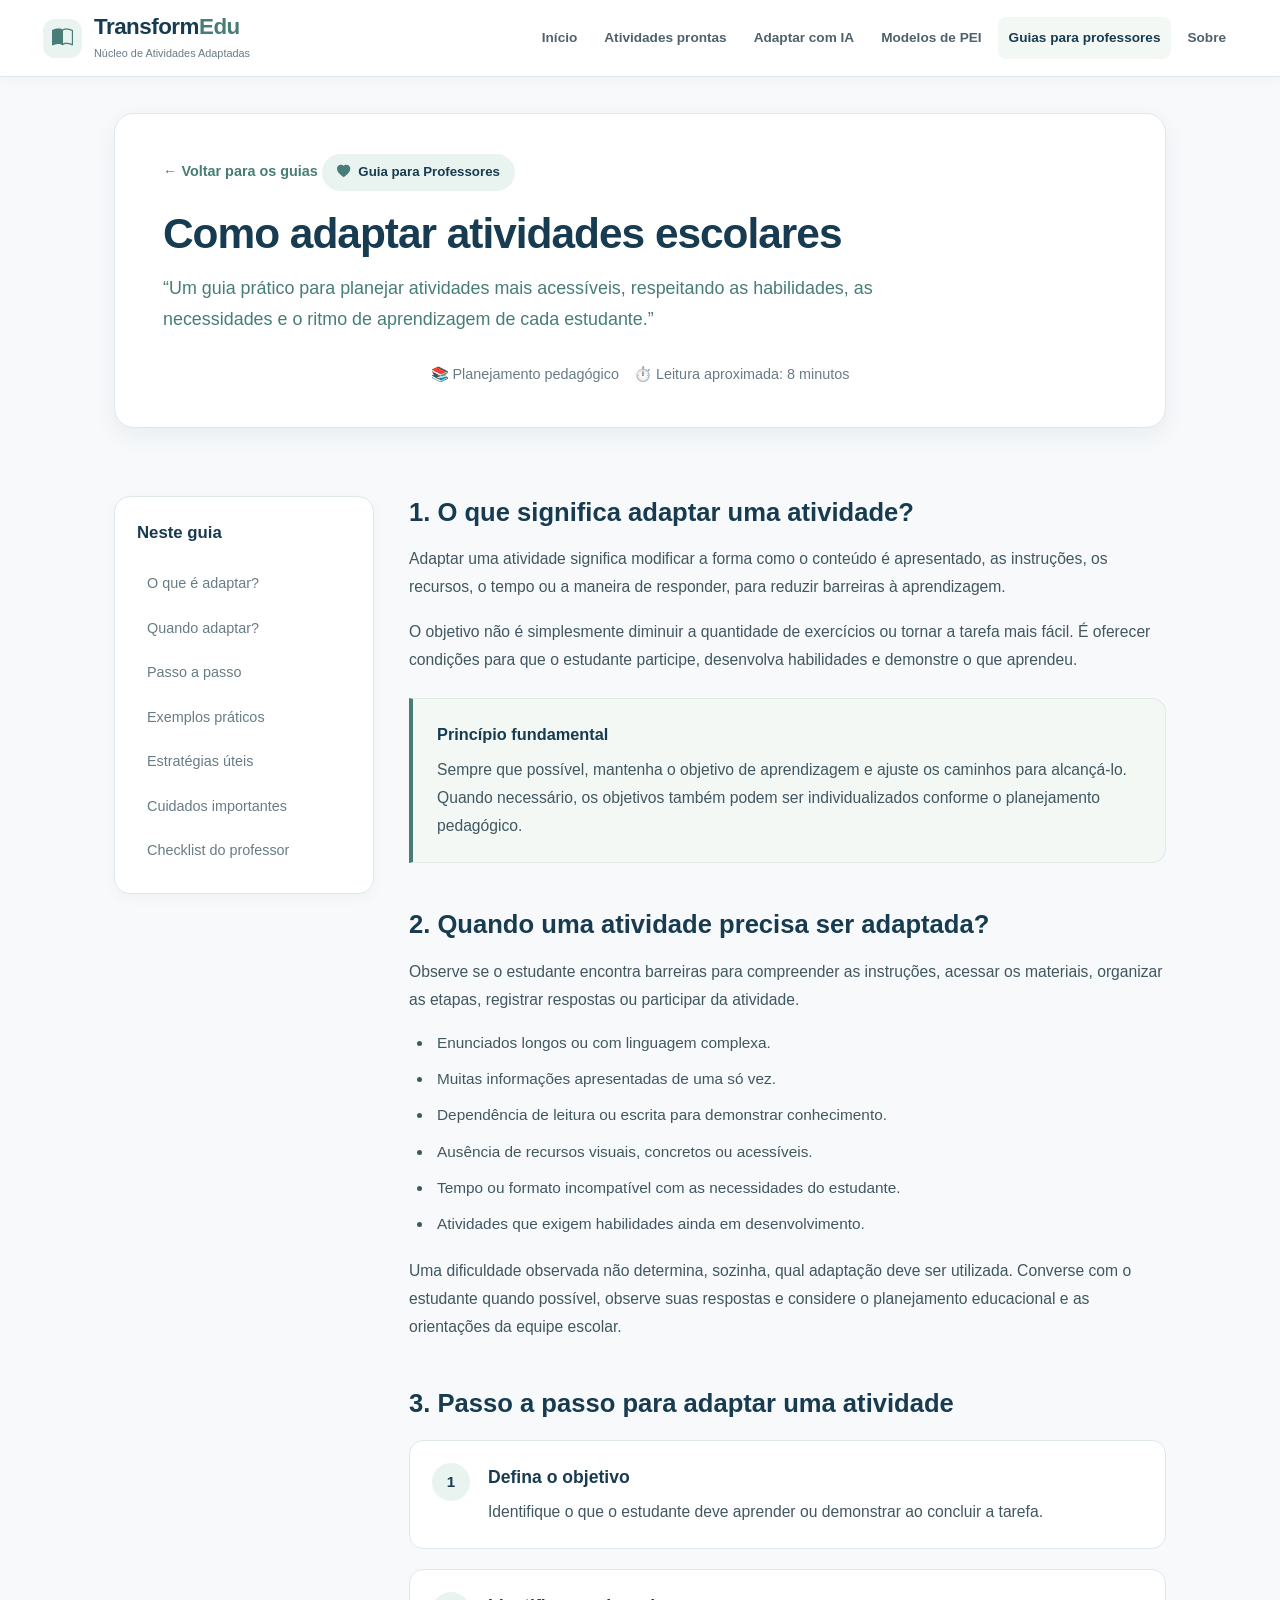
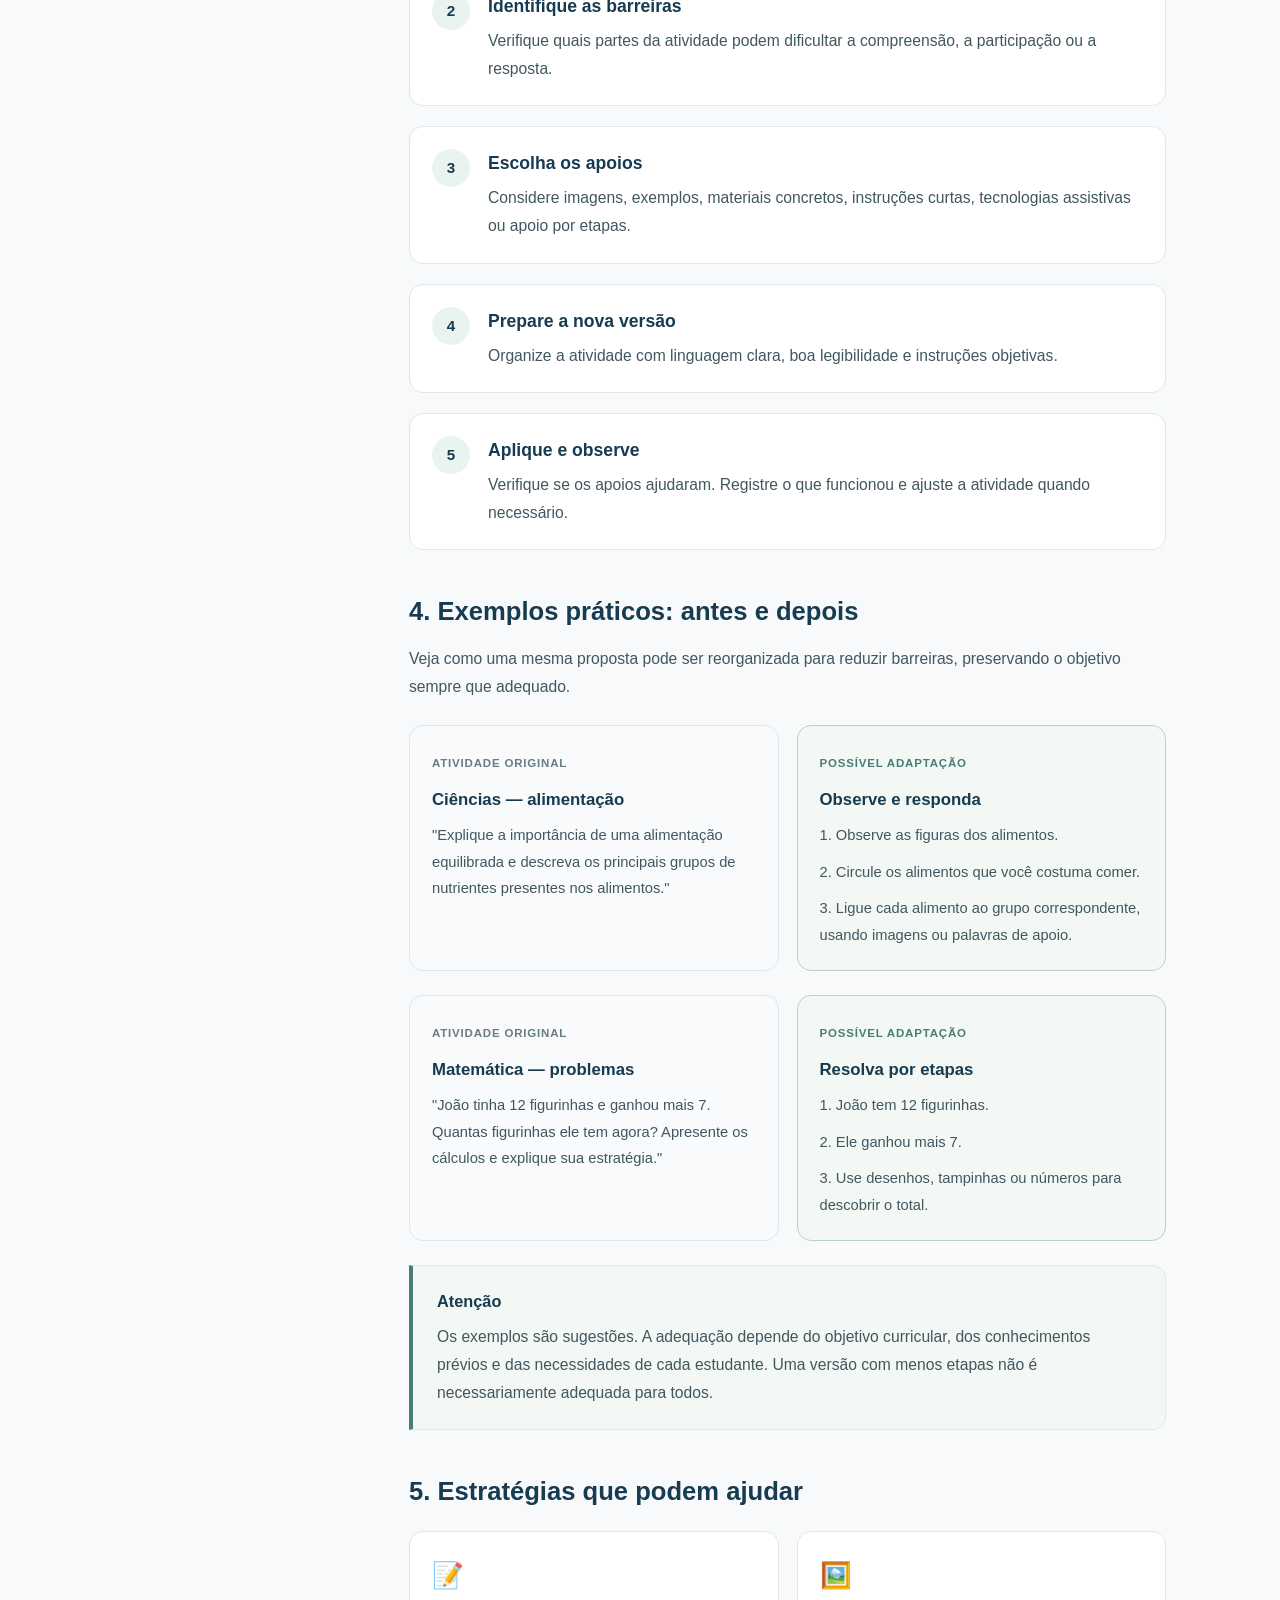
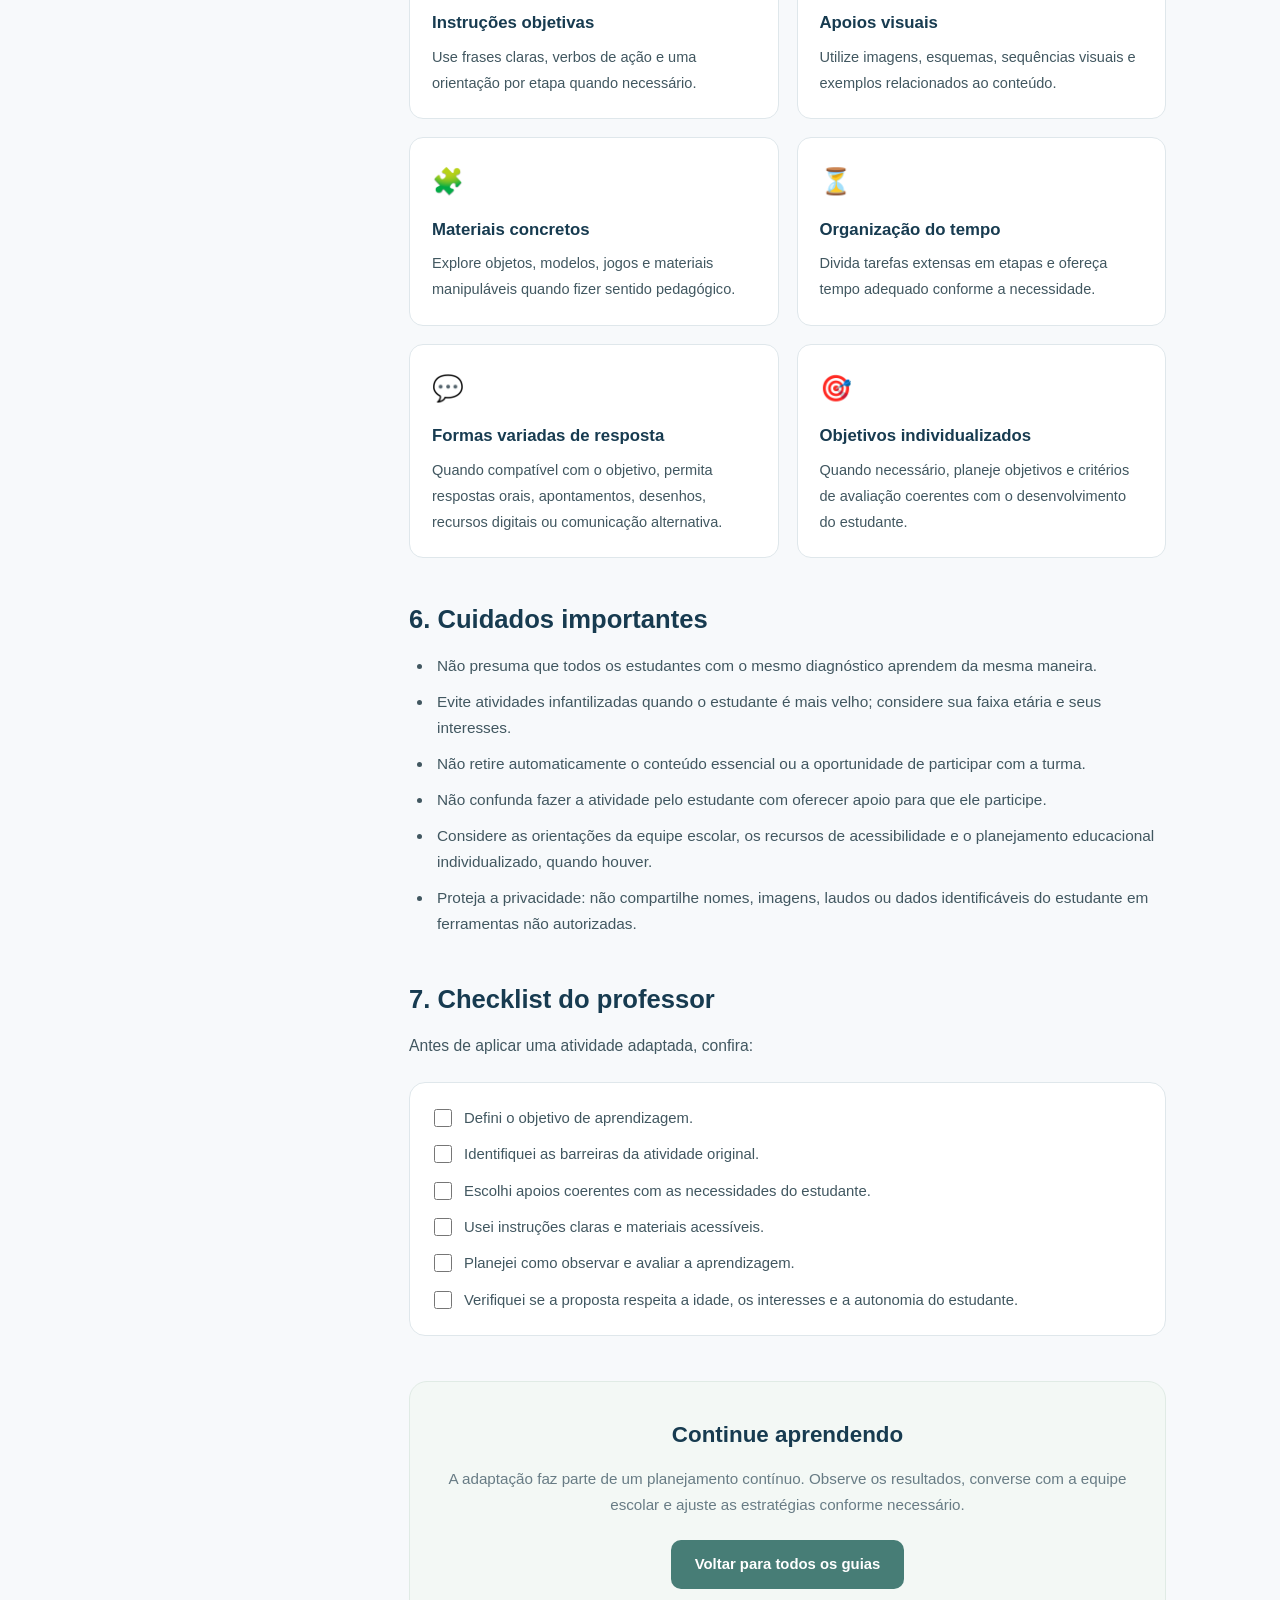
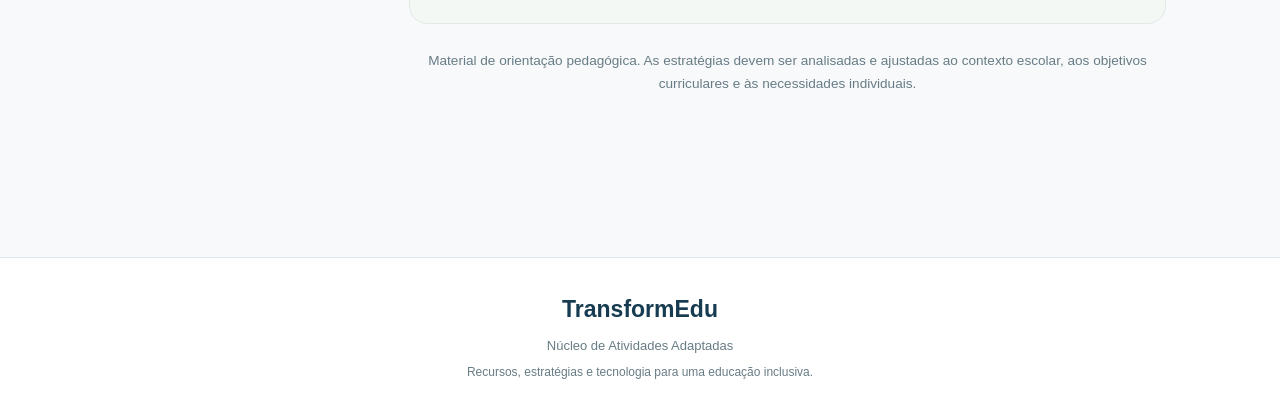
<file: guias/adaptacao-atividades.html>
<!DOCTYPE html>
<html lang="pt-BR">
<head>
    <meta charset="UTF-8">
    <meta name="viewport" content="width=device-width, initial-scale=1.0">
    <meta name="description" content="Guia prático para professores sobre como adaptar atividades escolares para diferentes necessidades educacionais.">
    <title>Como Adaptar Atividades | TransformEdu</title>
    <link rel="stylesheet" href="https://cdn.jsdelivr.net/npm/bootstrap-icons@1.11.3/font/bootstrap-icons.min.css">
    <link rel="stylesheet" href="../style.css">
    <link rel="stylesheet" href="adaptacao-atividades.css">
</head>
<body>

    <!-- Menu Superior idêntico e funcional -->
    <header class="site-header">
        <div class="nav-container">
            <a href="../index.html" class="brand" aria-label="TransformEdu - Página inicial">
                <span class="brand-icon"><i class="bi bi-book-half"></i></span>
                <span class="brand-text">
                    <span class="brand-name">Transform<span class="brand-highlight">Edu</span></span>
                    <span class="brand-subtitle">Núcleo de Atividades Adaptadas</span>
                </span>
            </a>

            <nav class="top-nav" aria-label="Menu principal">
                <a href="../index.html" class="nav-link">Início</a>
                <a href="../atividades_prontas/atividades.html" class="nav-link">Atividades prontas</a>
                <a href="../adaptacao-ia/adaptar.html" class="nav-link">Adaptar com IA</a>
                <a href="../modelos pei/modelos.html" class="nav-link">Modelos de PEI</a>
                <a href="guias.html" class="nav-link active">Guias para professores</a>
                <a href="../sobre.html" class="nav-link">Sobre</a>
            </nav>
        </div>
    </header>

    <main class="container">
        <!-- Título e Subtítulo padronizados com o estilo da página inicial -->
        <section class="welcome-box">
            <a href="guias.html" class="voltar" style="display: inline-block; margin-bottom: 15px; color: var(--teal); text-decoration: none; font-weight: 600;">← Voltar para os guias</a>

            <span class="badge">
                <i class="bi bi-heart-fill"></i>
                Guia para Professores
            </span>

            <h1 class="welcome-title">Como adaptar atividades escolares</h1>

            <p class="tagline">
                “Um guia prático para planejar atividades mais acessíveis, respeitando as habilidades, as necessidades e o ritmo de aprendizagem de cada estudante.”
            </p>

            <div class="informacoes-guia" style="display: flex; gap: 15px; font-size: 0.9rem; color: var(--muted); margin-top: 15px;">
                <span>📚 Planejamento pedagógico</span>
                <span>⏱️ Leitura aproximada: 8 minutos</span>
            </div>
        </section>

        <div class="layout-guia">
            <aside class="indice">
                <h2>Neste guia</h2>
                <a href="#o-que-e">O que é adaptar?</a>
                <a href="#quando-adaptar">Quando adaptar?</a>
                <a href="#passo-a-passo">Passo a passo</a>
                <a href="#exemplos">Exemplos práticos</a>
                <a href="#estrategias">Estratégias úteis</a>
                <a href="#cuidados">Cuidados importantes</a>
                <a href="#checklist">Checklist do professor</a>
            </aside>

            <article class="conteudo-guia">

                <section id="o-que-e" class="bloco-guia">
                    <h2>1. O que significa adaptar uma atividade?</h2>

                    <p>
                        Adaptar uma atividade significa modificar a forma
                        como o conteúdo é apresentado, as instruções, os
                        recursos, o tempo ou a maneira de responder, para
                        reduzir barreiras à aprendizagem.
                    </p>

                    <p>
                        O objetivo não é simplesmente diminuir a quantidade
                        de exercícios ou tornar a tarefa mais fácil. É
                        oferecer condições para que o estudante participe,
                        desenvolva habilidades e demonstre o que aprendeu.
                    </p>

                    <div class="caixa-destaque">
                        <strong>Princípio fundamental</strong>
                        <p>
                            Sempre que possível, mantenha o objetivo de
                            aprendizagem e ajuste os caminhos para alcançá-lo.
                            Quando necessário, os objetivos também podem ser
                            individualizados conforme o planejamento pedagógico.
                        </p>
                    </div>
                </section>

                <section id="quando-adaptar" class="bloco-guia">
                    <h2>2. Quando uma atividade precisa ser adaptada?</h2>

                    <p>
                        Observe se o estudante encontra barreiras para
                        compreender as instruções, acessar os materiais,
                        organizar as etapas, registrar respostas ou participar
                        da atividade.
                    </p>

                    <ul>
                        <li>Enunciados longos ou com linguagem complexa.</li>
                        <li>Muitas informações apresentadas de uma só vez.</li>
                        <li>Dependência de leitura ou escrita para demonstrar conhecimento.</li>
                        <li>Ausência de recursos visuais, concretos ou acessíveis.</li>
                        <li>Tempo ou formato incompatível com as necessidades do estudante.</li>
                        <li>Atividades que exigem habilidades ainda em desenvolvimento.</li>
                    </ul>

                    <p>
                        Uma dificuldade observada não determina, sozinha,
                        qual adaptação deve ser utilizada. Converse com o
                        estudante quando possível, observe suas respostas
                        e considere o planejamento educacional e as orientações
                        da equipe escolar.
                    </p>
                </section>

                <section id="passo-a-passo" class="bloco-guia">
                    <h2>3. Passo a passo para adaptar uma atividade</h2>

                    <div class="etapa">
                        <span class="numero">1</span>
                        <div>
                            <h3>Defina o objetivo</h3>
                            <p>
                                Identifique o que o estudante deve aprender
                                ou demonstrar ao concluir a tarefa.
                            </p>
                        </div>
                    </div>

                    <div class="etapa">
                        <span class="numero">2</span>
                        <div>
                            <h3>Identifique as barreiras</h3>
                            <p>
                                Verifique quais partes da atividade podem
                                dificultar a compreensão, a participação
                                ou a resposta.
                            </p>
                        </div>
                    </div>

                    <div class="etapa">
                        <span class="numero">3</span>
                        <div>
                            <h3>Escolha os apoios</h3>
                            <p>
                                Considere imagens, exemplos, materiais
                                concretos, instruções curtas, tecnologias
                                assistivas ou apoio por etapas.
                            </p>
                        </div>
                    </div>

                    <div class="etapa">
                        <span class="numero">4</span>
                        <div>
                            <h3>Prepare a nova versão</h3>
                            <p>
                                Organize a atividade com linguagem clara,
                                boa legibilidade e instruções objetivas.
                            </p>
                        </div>
                    </div>

                    <div class="etapa">
                        <span class="numero">5</span>
                        <div>
                            <h3>Aplique e observe</h3>
                            <p>
                                Verifique se os apoios ajudaram. Registre
                                o que funcionou e ajuste a atividade quando
                                necessário.
                            </p>
                        </div>
                    </div>
                </section>

                <section id="exemplos" class="bloco-guia">
                    <h2>4. Exemplos práticos: antes e depois</h2>

                    <p>
                        Veja como uma mesma proposta pode ser reorganizada
                        para reduzir barreiras, preservando o objetivo
                        sempre que adequado.
                    </p>

                    <div class="comparacao">
                        <div class="versao original">
                            <span class="rotulo">ATIVIDADE ORIGINAL</span>
                            <h3>Ciências — alimentação</h3>
                            <p>
                                "Explique a importância de uma alimentação
                                equilibrada e descreva os principais grupos
                                de nutrientes presentes nos alimentos."
                            </p>
                        </div>

                        <div class="versao adaptada">
                            <span class="rotulo">POSSÍVEL ADAPTAÇÃO</span>
                            <h3>Observe e responda</h3>
                            <p>
                                1. Observe as figuras dos alimentos.
                            </p>
                            <p>
                                2. Circule os alimentos que você costuma comer.
                            </p>
                            <p>
                                3. Ligue cada alimento ao grupo correspondente,
                                usando imagens ou palavras de apoio.
                            </p>
                        </div>
                    </div>

                    <div class="comparacao">
                        <div class="versao original">
                            <span class="rotulo">ATIVIDADE ORIGINAL</span>
                            <h3>Matemática — problemas</h3>
                            <p>
                                "João tinha 12 figurinhas e ganhou mais 7.
                                Quantas figurinhas ele tem agora? Apresente
                                os cálculos e explique sua estratégia."
                            </p>
                        </div>

                        <div class="versao adaptada">
                            <span class="rotulo">POSSÍVEL ADAPTAÇÃO</span>
                            <h3>Resolva por etapas</h3>
                            <p>
                                1. João tem 12 figurinhas.
                            </p>
                            <p>
                                2. Ele ganhou mais 7.
                            </p>
                            <p>
                                3. Use desenhos, tampinhas ou números
                                para descobrir o total.
                            </p>
                        </div>
                    </div>

                    <div class="caixa-destaque">
                        <strong>Atenção</strong>
                        <p>
                            Os exemplos são sugestões. A adequação depende
                            do objetivo curricular, dos conhecimentos prévios
                            e das necessidades de cada estudante. Uma versão
                            com menos etapas não é necessariamente adequada
                            para todos.
                        </p>
                    </div>
                </section>

                <section id="estrategias" class="bloco-guia">
                    <h2>5. Estratégias que podem ajudar</h2>

                    <div class="grade-estrategias">
                        <div class="cartao-estrategia">
                            <span>📝</span>
                            <h3>Instruções objetivas</h3>
                            <p>
                                Use frases claras, verbos de ação e uma
                                orientação por etapa quando necessário.
                            </p>
                        </div>

                        <div class="cartao-estrategia">
                            <span>🖼️</span>
                            <h3>Apoios visuais</h3>
                            <p>
                                Utilize imagens, esquemas, sequências visuais
                                e exemplos relacionados ao conteúdo.
                            </p>
                        </div>

                        <div class="cartao-estrategia">
                            <span>🧩</span>
                            <h3>Materiais concretos</h3>
                            <p>
                                Explore objetos, modelos, jogos e materiais
                                manipuláveis quando fizer sentido pedagógico.
                            </p>
                        </div>

                        <div class="cartao-estrategia">
                            <span>⏳</span>
                            <h3>Organização do tempo</h3>
                            <p>
                                Divida tarefas extensas em etapas e ofereça
                                tempo adequado conforme a necessidade.
                            </p>
                        </div>

                        <div class="cartao-estrategia">
                            <span>💬</span>
                            <h3>Formas variadas de resposta</h3>
                            <p>
                                Quando compatível com o objetivo, permita
                                respostas orais, apontamentos, desenhos,
                                recursos digitais ou comunicação alternativa.
                            </p>
                        </div>

                        <div class="cartao-estrategia">
                            <span>🎯</span>
                            <h3>Objetivos individualizados</h3>
                            <p>
                                Quando necessário, planeje objetivos e
                                critérios de avaliação coerentes com o
                                desenvolvimento do estudante.
                            </p>
                        </div>
                    </div>
                </section>

                <section id="cuidados" class="bloco-guia">
                    <h2>6. Cuidados importantes</h2>

                    <ul>
                        <li>
                            Não presuma que todos os estudantes com o mesmo
                            diagnóstico aprendem da mesma maneira.
                        </li>
                        <li>
                            Evite atividades infantilizadas quando o estudante
                            é mais velho; considere sua faixa etária e seus interesses.
                        </li>
                        <li>
                            Não retire automaticamente o conteúdo essencial
                            ou a oportunidade de participar com a turma.
                        </li>
                        <li>
                            Não confunda fazer a atividade pelo estudante
                            com oferecer apoio para que ele participe.
                        </li>
                        <li>
                            Considere as orientações da equipe escolar,
                            os recursos de acessibilidade e o planejamento
                            educacional individualizado, quando houver.
                        </li>
                        <li>
                            Proteja a privacidade: não compartilhe nomes,
                            imagens, laudos ou dados identificáveis do estudante
                            em ferramentas não autorizadas.
                        </li>
                    </ul>
                </section>

                <section id="checklist" class="bloco-guia">
                    <h2>7. Checklist do professor</h2>

                    <p>
                        Antes de aplicar uma atividade adaptada, confira:
                    </p>

                    <div class="checklist">
                        <label>
                            <input type="checkbox">
                            <span>Defini o objetivo de aprendizagem.</span>
                        </label>

                        <label>
                            <input type="checkbox">
                            <span>Identifiquei as barreiras da atividade original.</span>
                        </label>

                        <label>
                            <input type="checkbox">
                            <span>Escolhi apoios coerentes com as necessidades do estudante.</span>
                        </label>

                        <label>
                            <input type="checkbox">
                            <span>Usei instruções claras e materiais acessíveis.</span>
                        </label>

                        <label>
                            <input type="checkbox">
                            <span>Planejei como observar e avaliar a aprendizagem.</span>
                        </label>

                        <label>
                            <input type="checkbox">
                            <span>Verifiquei se a proposta respeita a idade, os interesses e a autonomia do estudante.</span>
                        </label>
                    </div>
                </section>

                <section class="proximo-passo">
                    <h2>Continue aprendendo</h2>
                    <p>
                        A adaptação faz parte de um planejamento contínuo.
                        Observe os resultados, converse com a equipe escolar
                        e ajuste as estratégias conforme necessário.
                    </p>
                    <a href="guias.html" class="botao-voltar">
                        Voltar para todos os guias
                    </a>
                </section>

                <p class="nota-editorial">
                    Material de orientação pedagógica. As estratégias
                    devem ser analisadas e ajustadas ao contexto escolar,
                    aos objetivos curriculares e às necessidades individuais.
                </p>

            </article>
        </div>
    </main>

    <!-- Rodapé padronizado -->
    <footer class="rodape">
        <a class="rodape-marca" href="../index.html">TransformEdu</a>
        <p>Núcleo de Atividades Adaptadas</p>
        <p class="rodape-frase">
            Recursos, estratégias e tecnologia para uma educação inclusiva.
        </p>
    </footer>

</body>
</html>
</file>
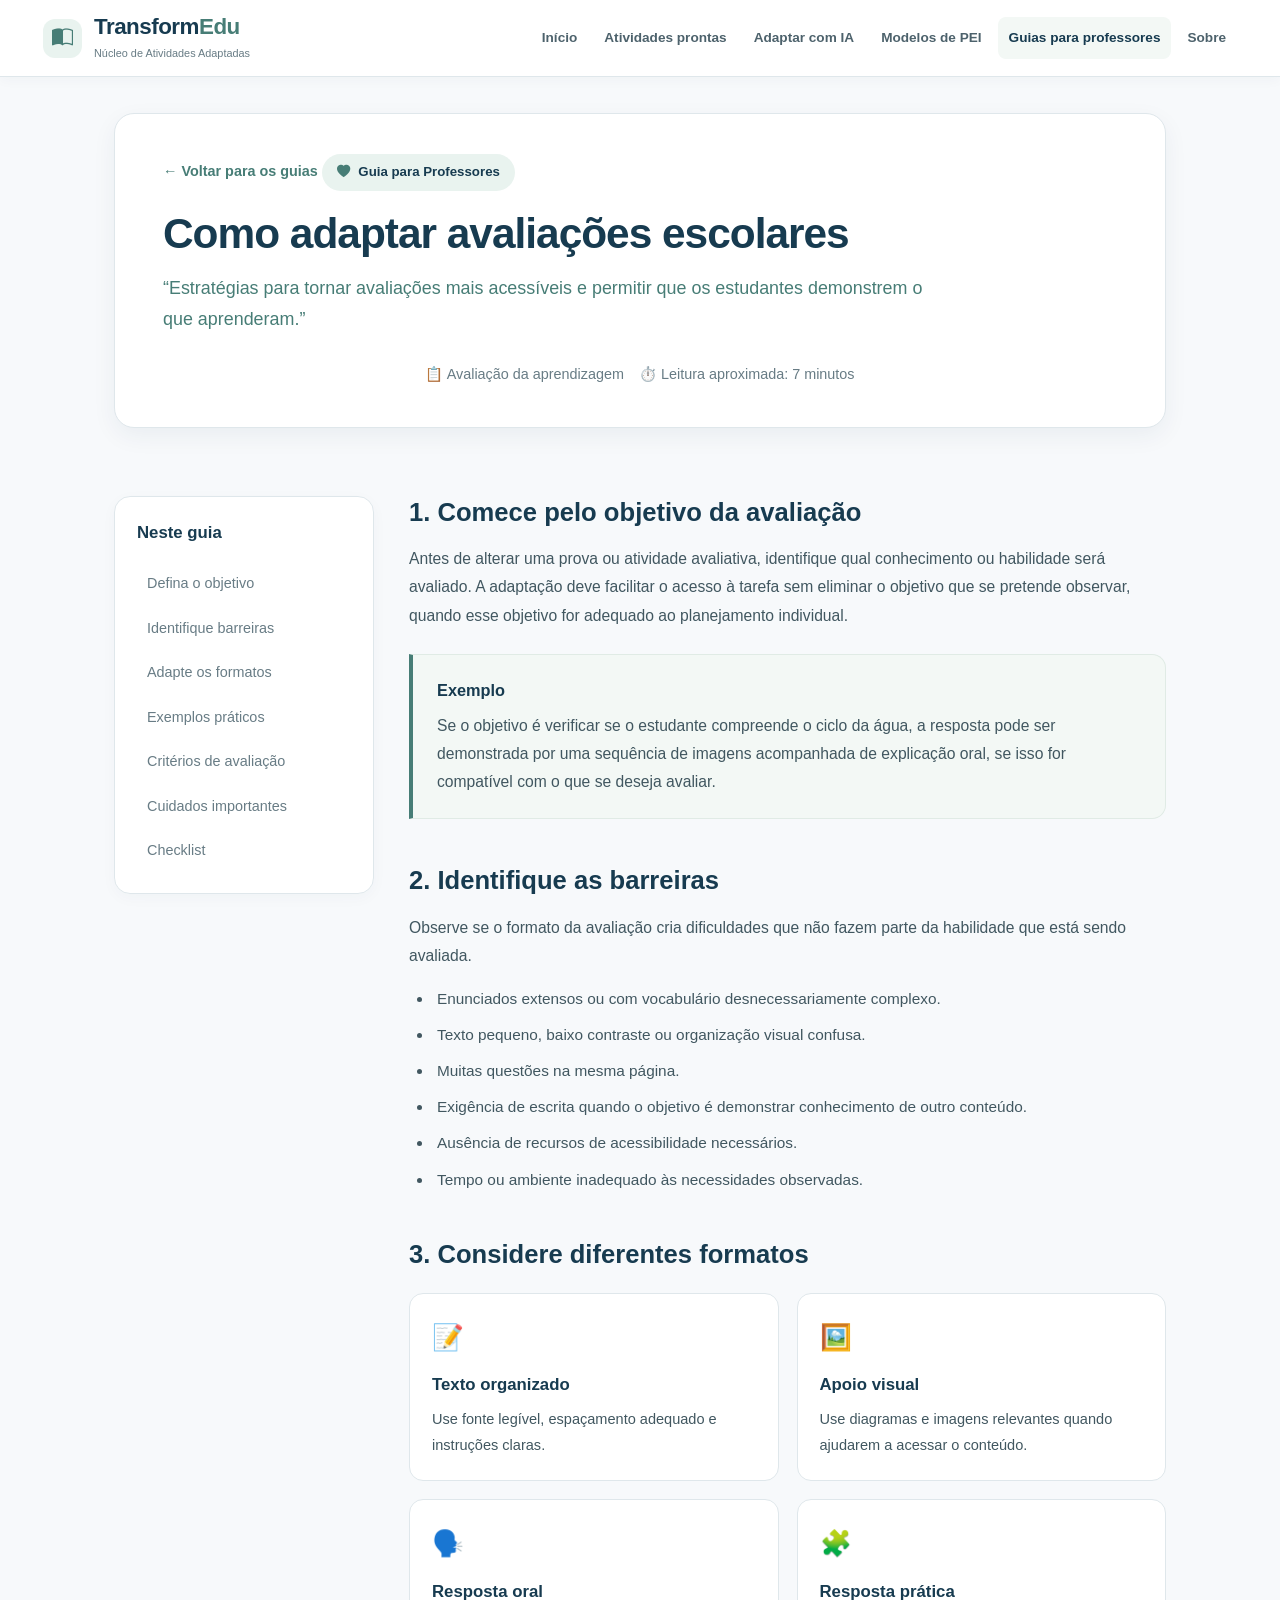
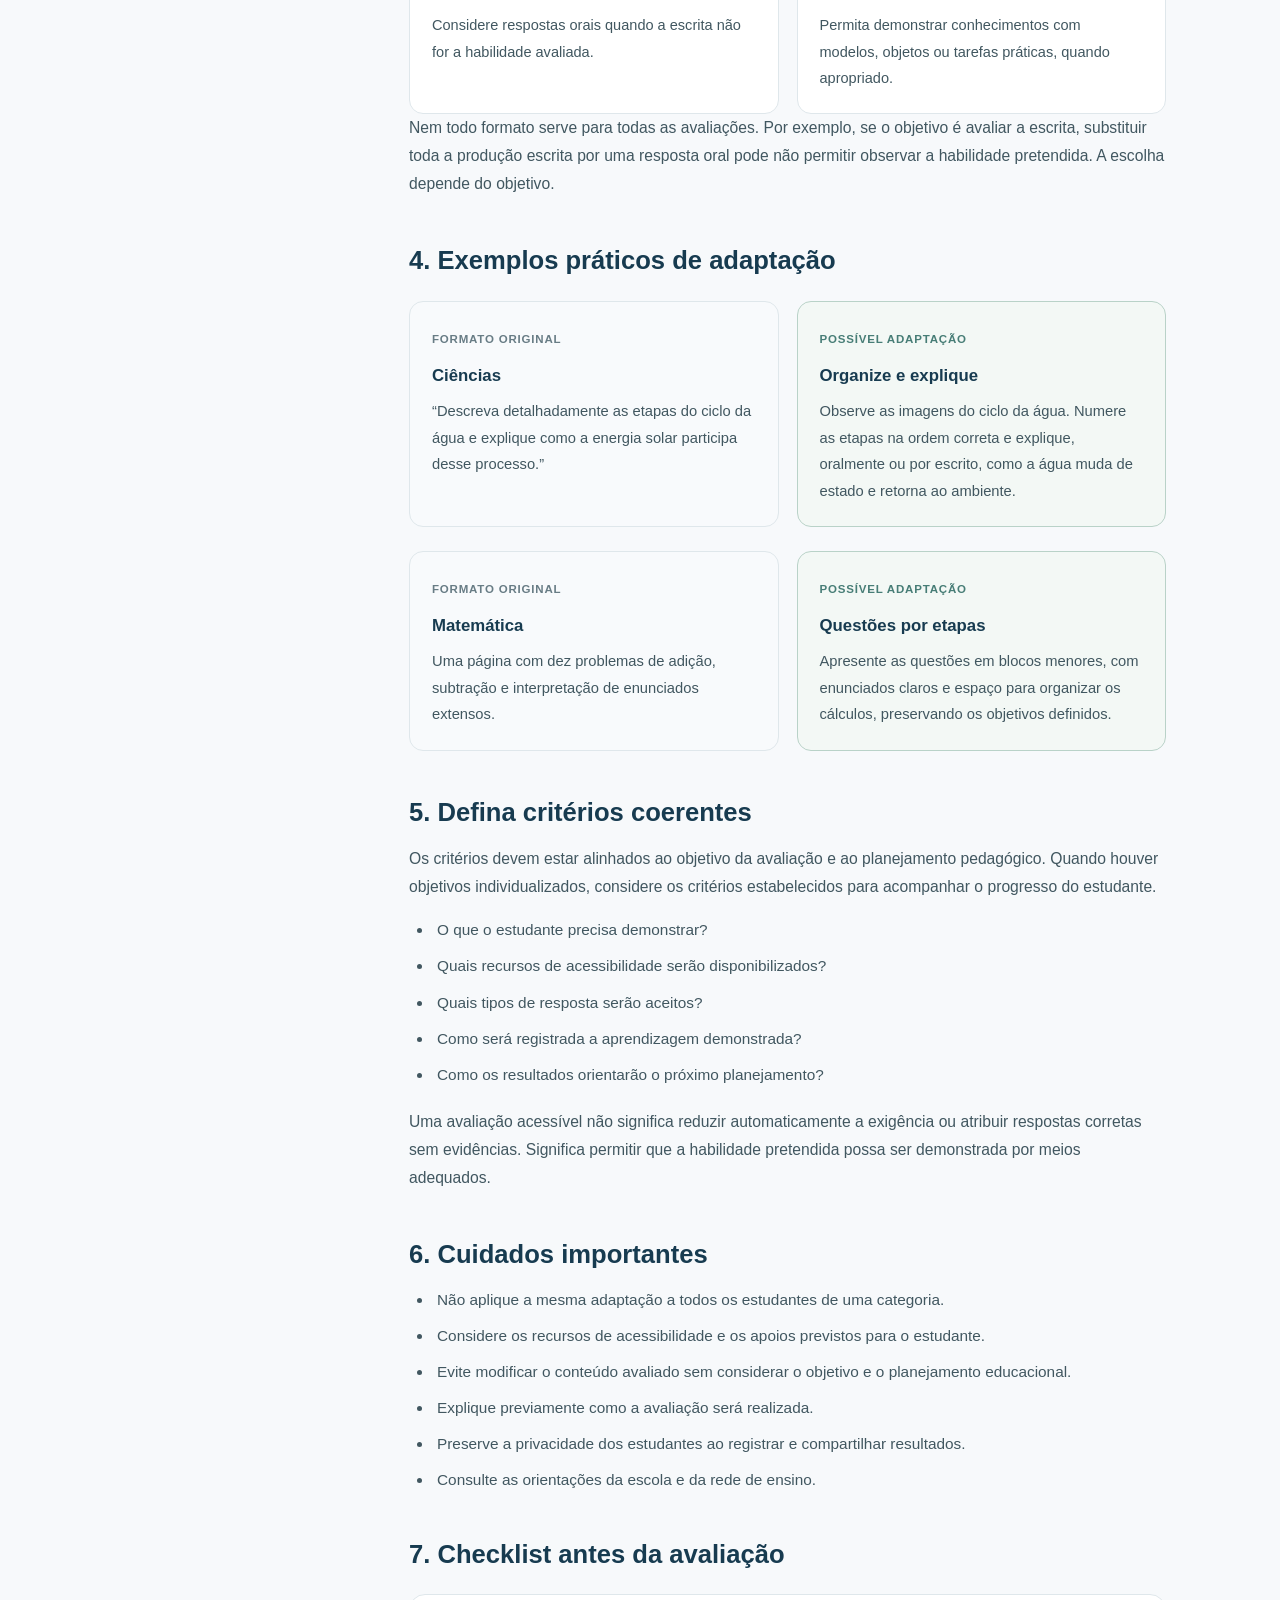
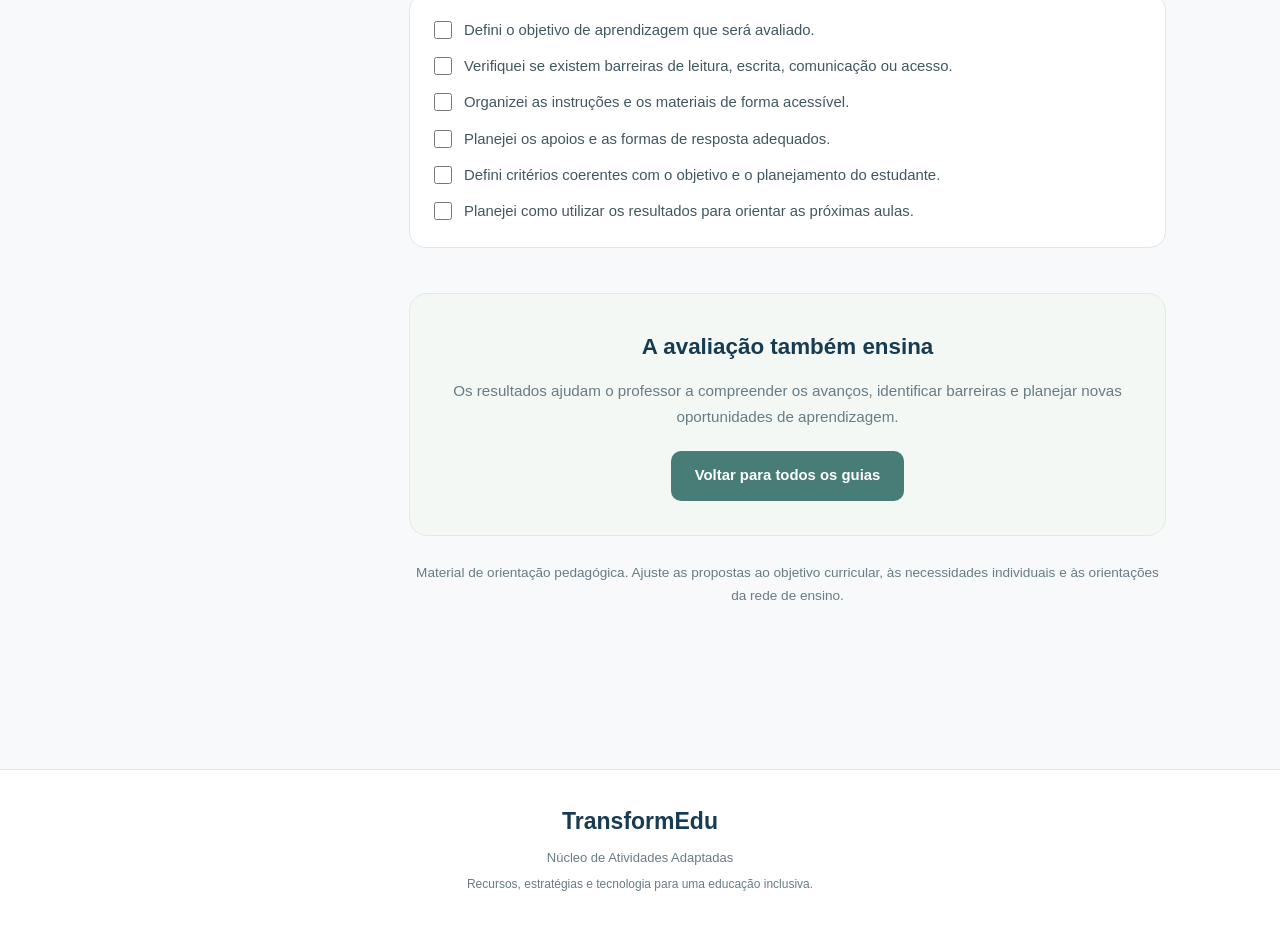
<file: guias/adaptacao-avaliacoes.html>
<!DOCTYPE html>
<html lang="pt-BR">
<head>
    <meta charset="UTF-8">
    <meta name="viewport" content="width=device-width, initial-scale=1.0">
    <meta name="description" content="Orientações para adaptar avaliações escolares e ampliar a acessibilidade dos instrumentos avaliativos.">
    <title>Como Adaptar Avaliações | TransformEdu</title>
    <link rel="stylesheet" href="https://cdn.jsdelivr.net/npm/bootstrap-icons@1.11.3/font/bootstrap-icons.min.css">
    <link rel="stylesheet" href="../style.css">
    <link rel="stylesheet" href="adaptacao-atividades.css">
</head>
<body>

    <!-- Menu Superior idêntico e funcional -->
    <header class="site-header">
        <div class="nav-container">
            <a href="../index.html" class="brand" aria-label="TransformEdu - Página inicial">
                <span class="brand-icon"><i class="bi bi-book-half"></i></span>
                <span class="brand-text">
                    <span class="brand-name">Transform<span class="brand-highlight">Edu</span></span>
                    <span class="brand-subtitle">Núcleo de Atividades Adaptadas</span>
                </span>
            </a>

            <nav class="top-nav" aria-label="Menu principal">
                <a href="../index.html" class="nav-link">Início</a>
                <a href="../atividades_prontas/atividades.html" class="nav-link">Atividades prontas</a>
                <a href="../adaptacao-ia/adaptar.html" class="nav-link">Adaptar com IA</a>
                <a href="../modelos pei/modelos.html" class="nav-link">Modelos de PEI</a>
                <a href="guias.html" class="nav-link active">Guias para professores</a>
                <a href="../sobre.html" class="nav-link">Sobre</a>
            </nav>
        </div>
    </header>

    <main class="container">
        <!-- Título e Subtítulo padronizados com o estilo da página inicial -->
        <section class="welcome-box">
            <a href="guias.html" class="voltar" style="display: inline-block; margin-bottom: 15px; color: var(--teal); text-decoration: none; font-weight: 600;">← Voltar para os guias</a>

            <span class="badge">
                <i class="bi bi-heart-fill"></i>
                Guia para Professores
            </span>

            <h1 class="welcome-title">Como adaptar avaliações escolares</h1>

            <p class="tagline">
                “Estratégias para tornar avaliações mais acessíveis e permitir que os estudantes demonstrem o que aprenderam.”
            </p>

            <div class="informacoes-guia" style="display: flex; gap: 15px; font-size: 0.9rem; color: var(--muted); margin-top: 15px;">
                <span>📋 Avaliação da aprendizagem</span>
                <span>⏱️ Leitura aproximada: 7 minutos</span>
            </div>
        </section>

        <div class="layout-guia">
            <aside class="indice">
                <h2>Neste guia</h2>
                <a href="#objetivo">Defina o objetivo</a>
                <a href="#barreiras">Identifique barreiras</a>
                <a href="#formatos">Adapte os formatos</a>
                <a href="#exemplos">Exemplos práticos</a>
                <a href="#criterios">Critérios de avaliação</a>
                <a href="#cuidados">Cuidados importantes</a>
                <a href="#checklist">Checklist</a>
            </aside>

            <article class="conteudo-guia">
                <section id="objetivo" class="bloco-guia">
                    <h2>1. Comece pelo objetivo da avaliação</h2>
                    <p>Antes de alterar uma prova ou atividade avaliativa, identifique qual conhecimento ou habilidade será avaliado. A adaptação deve facilitar o acesso à tarefa sem eliminar o objetivo que se pretende observar, quando esse objetivo for adequado ao planejamento individual.</p>
                    <div class="caixa-destaque"><strong>Exemplo</strong><p>Se o objetivo é verificar se o estudante compreende o ciclo da água, a resposta pode ser demonstrada por uma sequência de imagens acompanhada de explicação oral, se isso for compatível com o que se deseja avaliar.</p></div>
                </section>

                <section id="barreiras" class="bloco-guia">
                    <h2>2. Identifique as barreiras</h2>
                    <p>Observe se o formato da avaliação cria dificuldades que não fazem parte da habilidade que está sendo avaliada.</p>
                    <ul>
                        <li>Enunciados extensos ou com vocabulário desnecessariamente complexo.</li>
                        <li>Texto pequeno, baixo contraste ou organização visual confusa.</li>
                        <li>Muitas questões na mesma página.</li>
                        <li>Exigência de escrita quando o objetivo é demonstrar conhecimento de outro conteúdo.</li>
                        <li>Ausência de recursos de acessibilidade necessários.</li>
                        <li>Tempo ou ambiente inadequado às necessidades observadas.</li>
                    </ul>
                </section>

                <section id="formatos" class="bloco-guia">
                    <h2>3. Considere diferentes formatos</h2>
                    <div class="grade-estrategias">
                        <div class="cartao-estrategia"><span>📝</span><h3>Texto organizado</h3><p>Use fonte legível, espaçamento adequado e instruções claras.</p></div>
                        <div class="cartao-estrategia"><span>🖼️</span><h3>Apoio visual</h3><p>Use diagramas e imagens relevantes quando ajudarem a acessar o conteúdo.</p></div>
                        <div class="cartao-estrategia"><span>🗣️</span><h3>Resposta oral</h3><p>Considere respostas orais quando a escrita não for a habilidade avaliada.</p></div>
                        <div class="cartao-estrategia"><span>🧩</span><h3>Resposta prática</h3><p>Permita demonstrar conhecimentos com modelos, objetos ou tarefas práticas, quando apropriado.</p></div>
                    </div>
                    <p>Nem todo formato serve para todas as avaliações. Por exemplo, se o objetivo é avaliar a escrita, substituir toda a produção escrita por uma resposta oral pode não permitir observar a habilidade pretendida. A escolha depende do objetivo.</p>
                </section>

                <section id="exemplos" class="bloco-guia">
                    <h2>4. Exemplos práticos de adaptação</h2>
                    <div class="comparacao">
                        <div class="versao original">
                            <span class="rotulo">FORMATO ORIGINAL</span>
                            <h3>Ciências</h3>
                            <p>“Descreva detalhadamente as etapas do ciclo da água e explique como a energia solar participa desse processo.”</p>
                        </div>
                        <div class="versao adaptada">
                            <span class="rotulo">POSSÍVEL ADAPTAÇÃO</span>
                            <h3>Organize e explique</h3>
                            <p>Observe as imagens do ciclo da água. Numere as etapas na ordem correta e explique, oralmente ou por escrito, como a água muda de estado e retorna ao ambiente.</p>
                        </div>
                    </div>
                    <div class="comparacao">
                        <div class="versao original">
                            <span class="rotulo">FORMATO ORIGINAL</span>
                            <h3>Matemática</h3>
                            <p>Uma página com dez problemas de adição, subtração e interpretação de enunciados extensos.</p>
                        </div>
                        <div class="versao adaptada">
                            <span class="rotulo">POSSÍVEL ADAPTAÇÃO</span>
                            <h3>Questões por etapas</h3>
                            <p>Apresente as questões em blocos menores, com enunciados claros e espaço para organizar os cálculos, preservando os objetivos definidos.</p>
                        </div>
                    </div>
                </section>

                <section id="criterios" class="bloco-guia">
                    <h2>5. Defina critérios coerentes</h2>
                    <p>Os critérios devem estar alinhados ao objetivo da avaliação e ao planejamento pedagógico. Quando houver objetivos individualizados, considere os critérios estabelecidos para acompanhar o progresso do estudante.</p>
                    <ul>
                        <li>O que o estudante precisa demonstrar?</li>
                        <li>Quais recursos de acessibilidade serão disponibilizados?</li>
                        <li>Quais tipos de resposta serão aceitos?</li>
                        <li>Como será registrada a aprendizagem demonstrada?</li>
                        <li>Como os resultados orientarão o próximo planejamento?</li>
                    </ul>
                    <p>Uma avaliação acessível não significa reduzir automaticamente a exigência ou atribuir respostas corretas sem evidências. Significa permitir que a habilidade pretendida possa ser demonstrada por meios adequados.</p>
                </section>

                <section id="cuidados" class="bloco-guia">
                    <h2>6. Cuidados importantes</h2>
                    <ul>
                        <li>Não aplique a mesma adaptação a todos os estudantes de uma categoria.</li>
                        <li>Considere os recursos de acessibilidade e os apoios previstos para o estudante.</li>
                        <li>Evite modificar o conteúdo avaliado sem considerar o objetivo e o planejamento educacional.</li>
                        <li>Explique previamente como a avaliação será realizada.</li>
                        <li>Preserve a privacidade dos estudantes ao registrar e compartilhar resultados.</li>
                        <li>Consulte as orientações da escola e da rede de ensino.</li>
                    </ul>
                </section>

                <section id="checklist" class="bloco-guia">
                    <h2>7. Checklist antes da avaliação</h2>
                    <div class="checklist">
                        <label><input type="checkbox"><span>Defini o objetivo de aprendizagem que será avaliado.</span></label>
                        <label><input type="checkbox"><span>Verifiquei se existem barreiras de leitura, escrita, comunicação ou acesso.</span></label>
                        <label><input type="checkbox"><span>Organizei as instruções e os materiais de forma acessível.</span></label>
                        <label><input type="checkbox"><span>Planejei os apoios e as formas de resposta adequados.</span></label>
                        <label><input type="checkbox"><span>Defini critérios coerentes com o objetivo e o planejamento do estudante.</span></label>
                        <label><input type="checkbox"><span>Planejei como utilizar os resultados para orientar as próximas aulas.</span></label>
                    </div>
                </section>

                <section class="proximo-passo">
                    <h2>A avaliação também ensina</h2>
                    <p>Os resultados ajudam o professor a compreender os avanços, identificar barreiras e planejar novas oportunidades de aprendizagem.</p>
                    <a href="guias.html" class="botao-voltar">Voltar para todos os guias</a>
                </section>
                <p class="nota-editorial">Material de orientação pedagógica. Ajuste as propostas ao objetivo curricular, às necessidades individuais e às orientações da rede de ensino.</p>
            </article>
        </div>
    </main>

    <!-- Rodapé padronizado -->
    <footer class="rodape">
        <a class="rodape-marca" href="../index.html">TransformEdu</a>
        <p>Núcleo de Atividades Adaptadas</p>
        <p class="rodape-frase">
            Recursos, estratégias e tecnologia para uma educação inclusiva.
        </p>
    </footer>

</body>
</html>
</file>
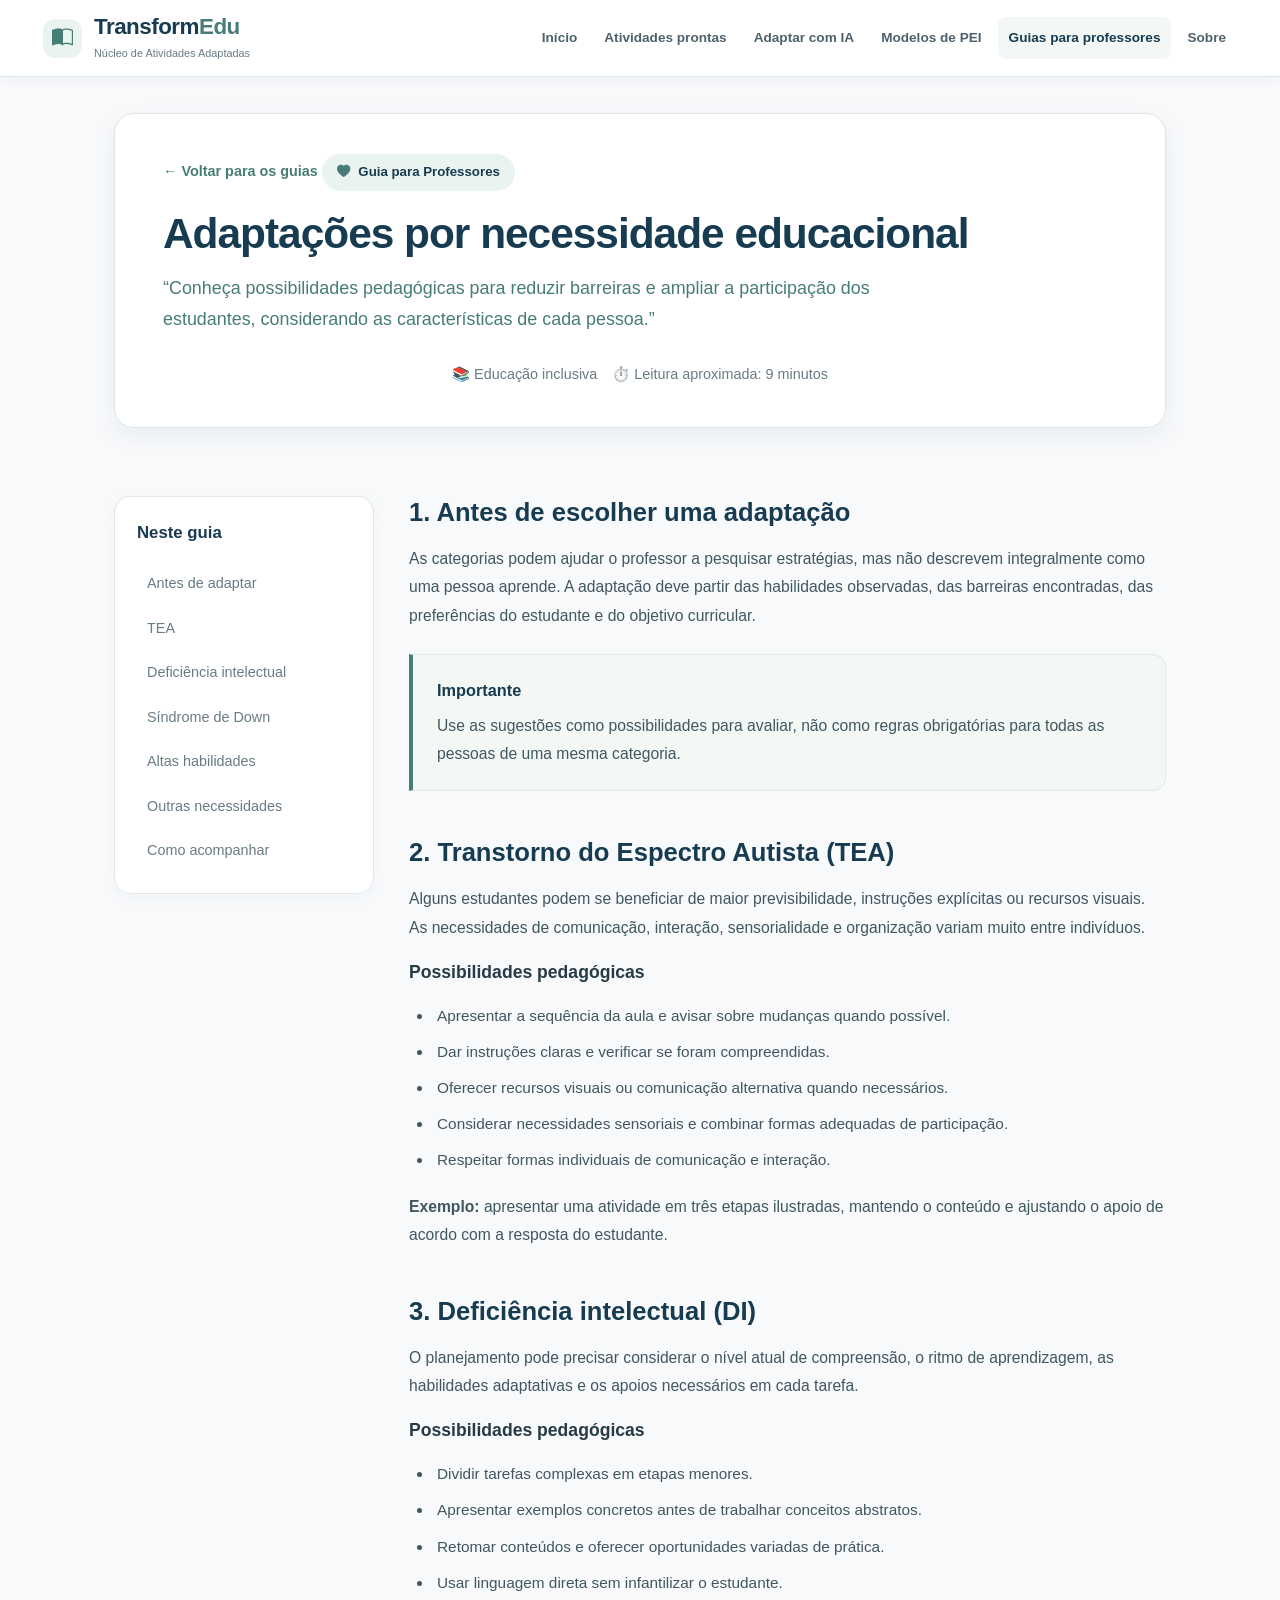
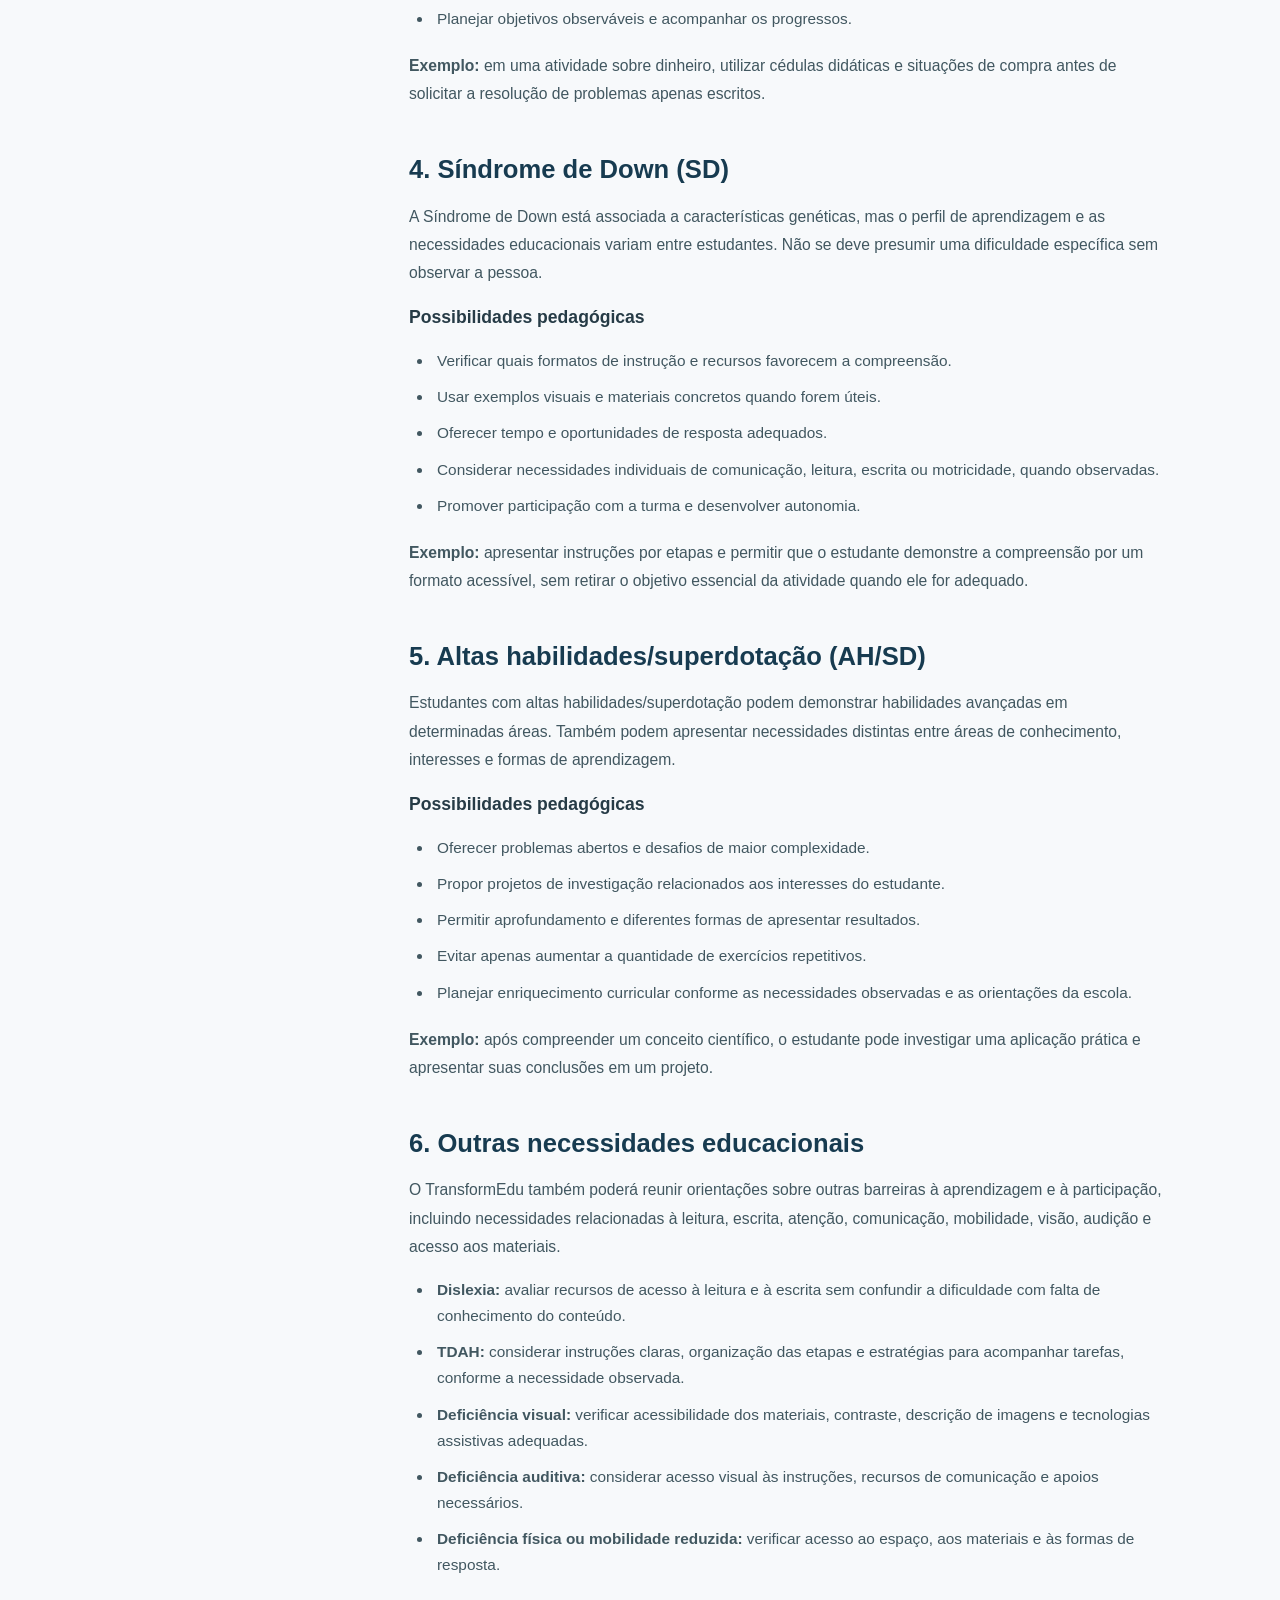
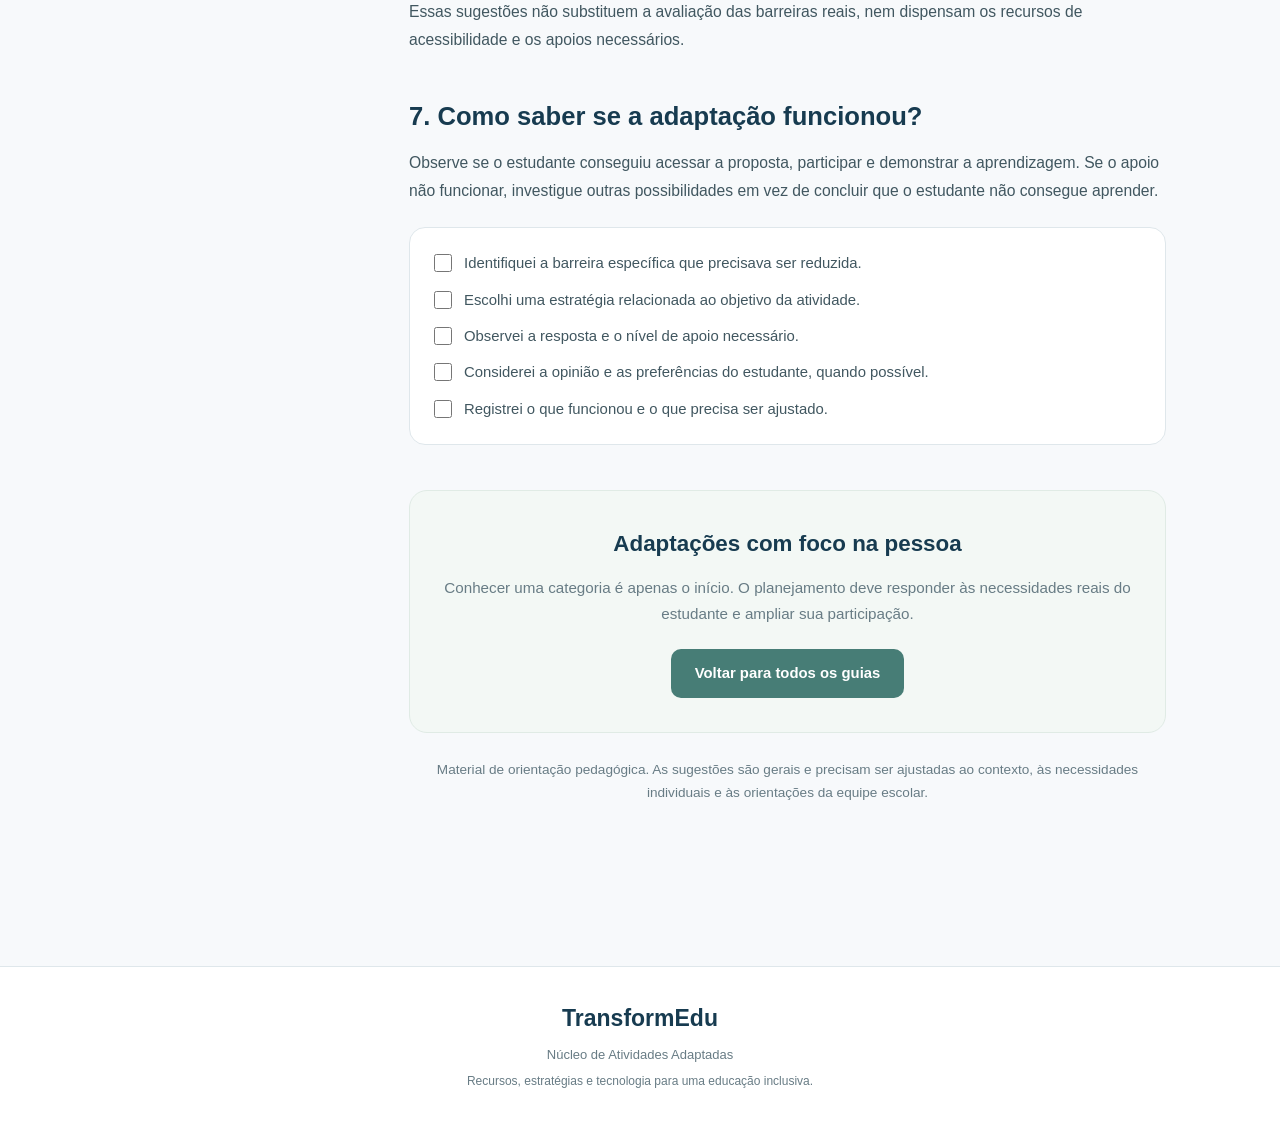
<file: guias/adaptacoes-por-necessidade.html>
<!DOCTYPE html>
<html lang="pt-BR">
<head>
    <meta charset="UTF-8">
    <meta name="viewport" content="width=device-width, initial-scale=1.0">
    <meta name="description" content="Orientações pedagógicas para planejar recursos e adaptações conforme as necessidades individuais dos estudantes.">
    <title>Adaptações por Necessidade Educacional | TransformEdu</title>
    <link rel="stylesheet" href="https://cdn.jsdelivr.net/npm/bootstrap-icons@1.11.3/font/bootstrap-icons.min.css">
    <link rel="stylesheet" href="../style.css">
    <link rel="stylesheet" href="adaptacao-atividades.css">
</head>
<body>

    <!-- Menu Superior idêntico e funcional -->
    <header class="site-header">
        <div class="nav-container">
            <a href="../index.html" class="brand" aria-label="TransformEdu - Página inicial">
                <span class="brand-icon"><i class="bi bi-book-half"></i></span>
                <span class="brand-text">
                    <span class="brand-name">Transform<span class="brand-highlight">Edu</span></span>
                    <span class="brand-subtitle">Núcleo de Atividades Adaptadas</span>
                </span>
            </a>

            <nav class="top-nav" aria-label="Menu principal">
                <a href="../index.html" class="nav-link">Início</a>
                <a href="../atividades_prontas/atividades.html" class="nav-link">Atividades prontas</a>
                <a href="../adaptacao-ia/adaptar.html" class="nav-link">Adaptar com IA</a>
                <a href="../modelos pei/modelos.html" class="nav-link">Modelos de PEI</a>
                <a href="guias.html" class="nav-link active">Guias para professores</a>
                <a href="../sobre.html" class="nav-link">Sobre</a>
            </nav>
        </div>
    </header>

    <main class="container">
        <!-- Título e Subtítulo padronizados com o estilo da página inicial -->
        <section class="welcome-box">
            <a href="guias.html" class="voltar" style="display: inline-block; margin-bottom: 15px; color: var(--teal); text-decoration: none; font-weight: 600;">← Voltar para os guias</a>

            <span class="badge">
                <i class="bi bi-heart-fill"></i>
                Guia para Professores
            </span>

            <h1 class="welcome-title">Adaptações por necessidade educacional</h1>

            <p class="tagline">
                “Conheça possibilidades pedagógicas para reduzir barreiras e ampliar a participação dos estudantes, considerando as características de cada pessoa.”
            </p>

            <div class="informacoes-guia" style="display: flex; gap: 15px; font-size: 0.9rem; color: var(--muted); margin-top: 15px;">
                <span>📚 Educação inclusiva</span>
                <span>⏱️ Leitura aproximada: 9 minutos</span>
            </div>
        </section>

        <div class="layout-guia">
            <aside class="indice">
                <h2>Neste guia</h2>
                <a href="#principios">Antes de adaptar</a>
                <a href="#tea">TEA</a>
                <a href="#di">Deficiência intelectual</a>
                <a href="#sd">Síndrome de Down</a>
                <a href="#ahsd">Altas habilidades</a>
                <a href="#outras">Outras necessidades</a>
                <a href="#acompanhamento">Como acompanhar</a>
            </aside>
            <article class="conteudo-guia">
                <section id="principios" class="bloco-guia">
                    <h2>1. Antes de escolher uma adaptação</h2>
                    <p>As categorias podem ajudar o professor a pesquisar estratégias, mas não descrevem integralmente como uma pessoa aprende. A adaptação deve partir das habilidades observadas, das barreiras encontradas, das preferências do estudante e do objetivo curricular.</p>
                    <div class="caixa-destaque"><strong>Importante</strong><p>Use as sugestões como possibilidades para avaliar, não como regras obrigatórias para todas as pessoas de uma mesma categoria.</p></div>
                </section>

                <section id="tea" class="bloco-guia">
                    <h2>2. Transtorno do Espectro Autista (TEA)</h2>
                    <p>Alguns estudantes podem se beneficiar de maior previsibilidade, instruções explícitas ou recursos visuais. As necessidades de comunicação, interação, sensorialidade e organização variam muito entre indivíduos.</p>
                    <h3>Possibilidades pedagógicas</h3>
                    <ul>
                        <li>Apresentar a sequência da aula e avisar sobre mudanças quando possível.</li>
                        <li>Dar instruções claras e verificar se foram compreendidas.</li>
                        <li>Oferecer recursos visuais ou comunicação alternativa quando necessários.</li>
                        <li>Considerar necessidades sensoriais e combinar formas adequadas de participação.</li>
                        <li>Respeitar formas individuais de comunicação e interação.</li>
                    </ul>
                    <p><b>Exemplo:</b> apresentar uma atividade em três etapas ilustradas, mantendo o conteúdo e ajustando o apoio de acordo com a resposta do estudante.</p>
                </section>

                <section id="di" class="bloco-guia">
                    <h2>3. Deficiência intelectual (DI)</h2>
                    <p>O planejamento pode precisar considerar o nível atual de compreensão, o ritmo de aprendizagem, as habilidades adaptativas e os apoios necessários em cada tarefa.</p>
                    <h3>Possibilidades pedagógicas</h3>
                    <ul>
                        <li>Dividir tarefas complexas em etapas menores.</li>
                        <li>Apresentar exemplos concretos antes de trabalhar conceitos abstratos.</li>
                        <li>Retomar conteúdos e oferecer oportunidades variadas de prática.</li>
                        <li>Usar linguagem direta sem infantilizar o estudante.</li>
                        <li>Planejar objetivos observáveis e acompanhar os progressos.</li>
                    </ul>
                    <p><b>Exemplo:</b> em uma atividade sobre dinheiro, utilizar cédulas didáticas e situações de compra antes de solicitar a resolução de problemas apenas escritos.</p>
                </section>

                <section id="sd" class="bloco-guia">
                    <h2>4. Síndrome de Down (SD)</h2>
                    <p>A Síndrome de Down está associada a características genéticas, mas o perfil de aprendizagem e as necessidades educacionais variam entre estudantes. Não se deve presumir uma dificuldade específica sem observar a pessoa.</p>
                    <h3>Possibilidades pedagógicas</h3>
                    <ul>
                        <li>Verificar quais formatos de instrução e recursos favorecem a compreensão.</li>
                        <li>Usar exemplos visuais e materiais concretos quando forem úteis.</li>
                        <li>Oferecer tempo e oportunidades de resposta adequados.</li>
                        <li>Considerar necessidades individuais de comunicação, leitura, escrita ou motricidade, quando observadas.</li>
                        <li>Promover participação com a turma e desenvolver autonomia.</li>
                    </ul>
                    <p><b>Exemplo:</b> apresentar instruções por etapas e permitir que o estudante demonstre a compreensão por um formato acessível, sem retirar o objetivo essencial da atividade quando ele for adequado.</p>
                </section>

                <section id="ahsd" class="bloco-guia">
                    <h2>5. Altas habilidades/superdotação (AH/SD)</h2>
                    <p>Estudantes com altas habilidades/superdotação podem demonstrar habilidades avançadas em determinadas áreas. Também podem apresentar necessidades distintas entre áreas de conhecimento, interesses e formas de aprendizagem.</p>
                    <h3>Possibilidades pedagógicas</h3>
                    <ul>
                        <li>Oferecer problemas abertos e desafios de maior complexidade.</li>
                        <li>Propor projetos de investigação relacionados aos interesses do estudante.</li>
                        <li>Permitir aprofundamento e diferentes formas de apresentar resultados.</li>
                        <li>Evitar apenas aumentar a quantidade de exercícios repetitivos.</li>
                        <li>Planejar enriquecimento curricular conforme as necessidades observadas e as orientações da escola.</li>
                    </ul>
                    <p><b>Exemplo:</b> após compreender um conceito científico, o estudante pode investigar uma aplicação prática e apresentar suas conclusões em um projeto.</p>
                </section>

                <section id="outras" class="bloco-guia">
                    <h2>6. Outras necessidades educacionais</h2>
                    <p>O TransformEdu também poderá reunir orientações sobre outras barreiras à aprendizagem e à participação, incluindo necessidades relacionadas à leitura, escrita, atenção, comunicação, mobilidade, visão, audição e acesso aos materiais.</p>
                    <ul>
                        <li><b>Dislexia:</b> avaliar recursos de acesso à leitura e à escrita sem confundir a dificuldade com falta de conhecimento do conteúdo.</li>
                        <li><b>TDAH:</b> considerar instruções claras, organização das etapas e estratégias para acompanhar tarefas, conforme a necessidade observada.</li>
                        <li><b>Deficiência visual:</b> verificar acessibilidade dos materiais, contraste, descrição de imagens e tecnologias assistivas adequadas.</li>
                        <li><b>Deficiência auditiva:</b> considerar acesso visual às instruções, recursos de comunicação e apoios necessários.</li>
                        <li><b>Deficiência física ou mobilidade reduzida:</b> verificar acesso ao espaço, aos materiais e às formas de resposta.</li>
                    </ul>
                    <p>Essas sugestões não substituem a avaliação das barreiras reais, nem dispensam os recursos de acessibilidade e os apoios necessários.</p>
                </section>

                <section id="acompanhamento" class="bloco-guia">
                    <h2>7. Como saber se a adaptação funcionou?</h2>
                    <p>Observe se o estudante conseguiu acessar a proposta, participar e demonstrar a aprendizagem. Se o apoio não funcionar, investigue outras possibilidades em vez de concluir que o estudante não consegue aprender.</p>
                    <div class="checklist">
                        <label><input type="checkbox"><span>Identifiquei a barreira específica que precisava ser reduzida.</span></label>
                        <label><input type="checkbox"><span>Escolhi uma estratégia relacionada ao objetivo da atividade.</span></label>
                        <label><input type="checkbox"><span>Observei a resposta e o nível de apoio necessário.</span></label>
                        <label><input type="checkbox"><span>Considerei a opinião e as preferências do estudante, quando possível.</span></label>
                        <label><input type="checkbox"><span>Registrei o que funcionou e o que precisa ser ajustado.</span></label>
                    </div>
                </section>

                <section class="proximo-passo">
                    <h2>Adaptações com foco na pessoa</h2>
                    <p>Conhecer uma categoria é apenas o início. O planejamento deve responder às necessidades reais do estudante e ampliar sua participação.</p>
                    <a href="guias.html" class="botao-voltar">Voltar para todos os guias</a>
                </section>
                <p class="nota-editorial">Material de orientação pedagógica. As sugestões são gerais e precisam ser ajustadas ao contexto, às necessidades individuais e às orientações da equipe escolar.</p>
            </article>
        </div>
    </main>

    <!-- Rodapé padronizado -->
    <footer class="rodape">
        <a class="rodape-marca" href="../index.html">TransformEdu</a>
        <p>Núcleo de Atividades Adaptadas</p>
        <p class="rodape-frase">
            Recursos, estratégias e tecnologia para uma educação inclusiva.
        </p>
    </footer>

</body>
</html>
</file>
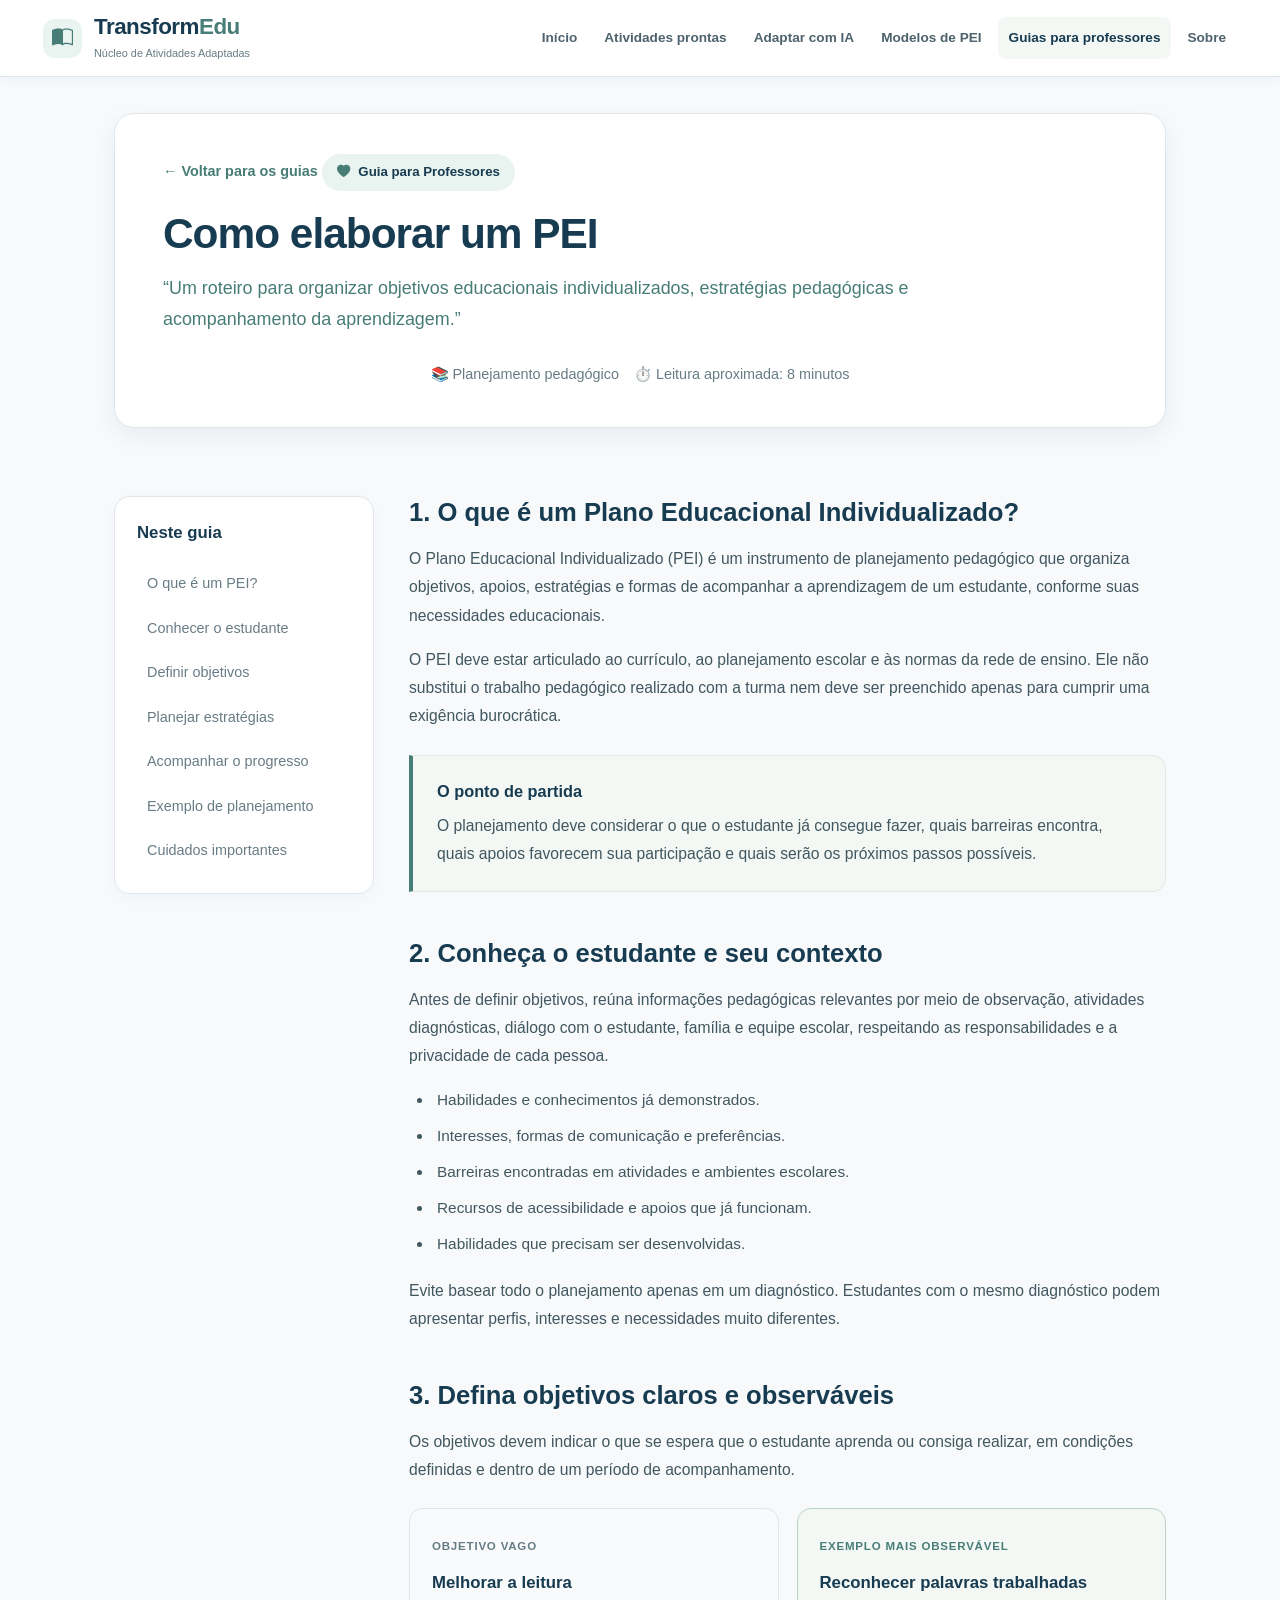
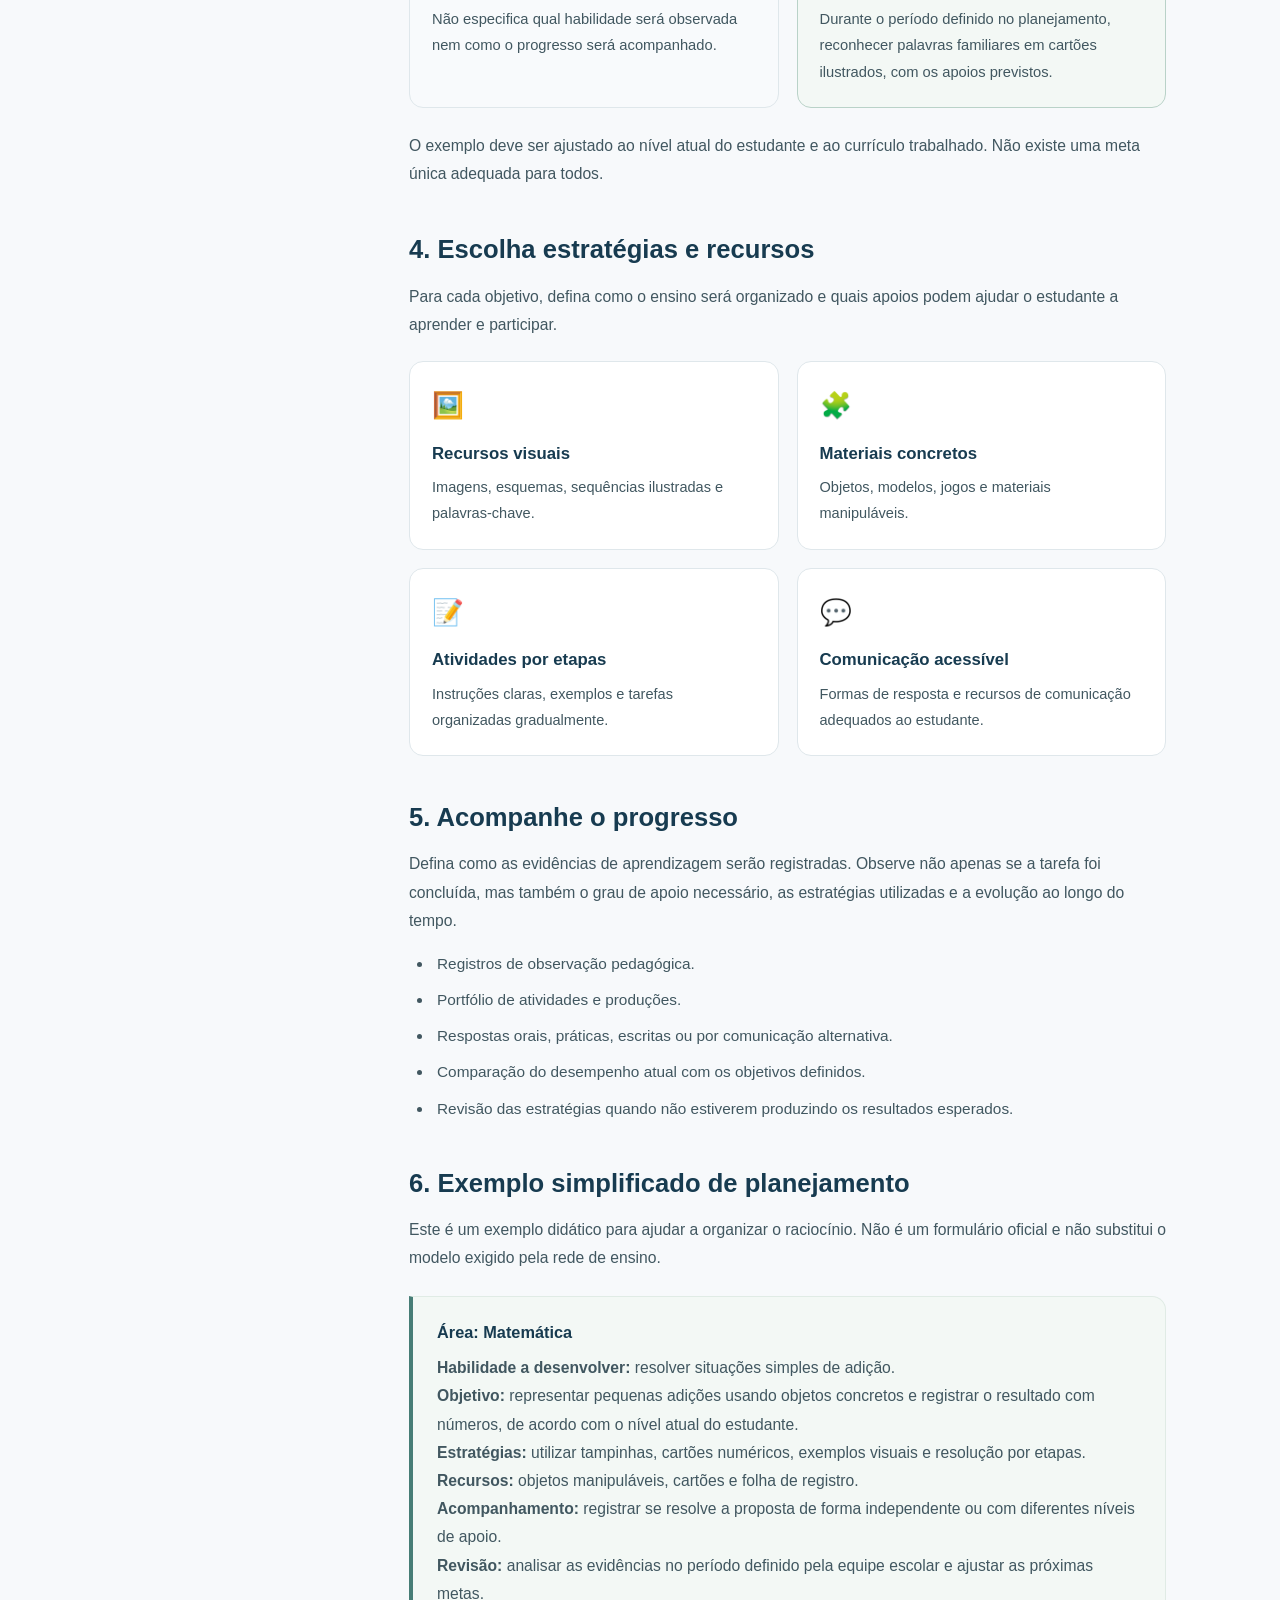
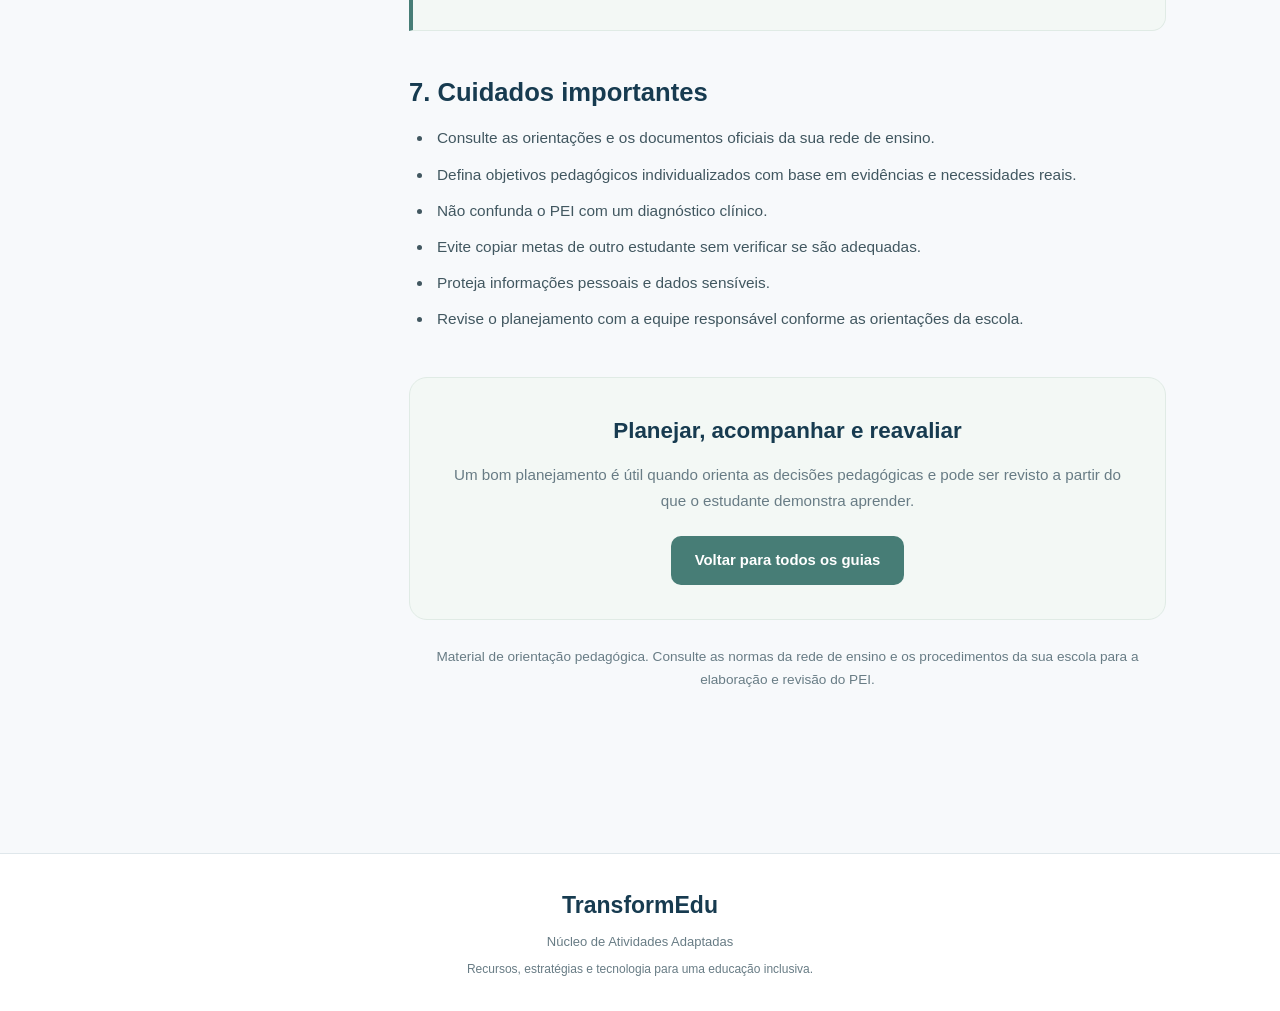
<file: guias/elaborar-pei.html>
<!DOCTYPE html>
<html lang="pt-BR">
<head>
    <meta charset="UTF-8">
    <meta name="viewport" content="width=device-width, initial-scale=1.0">
    <meta name="description" content="Orientações para professores sobre planejamento educacional individualizado.">
    <title>Como Elaborar um PEI | TransformEdu</title>
    <link rel="stylesheet" href="https://cdn.jsdelivr.net/npm/bootstrap-icons@1.11.3/font/bootstrap-icons.min.css">
    <link rel="stylesheet" href="../style.css">
    <link rel="stylesheet" href="adaptacao-atividades.css">
</head>
<body>

    <!-- Menu Superior idêntico e funcional -->
    <header class="site-header">
        <div class="nav-container">
            <a href="../index.html" class="brand" aria-label="TransformEdu - Página inicial">
                <span class="brand-icon"><i class="bi bi-book-half"></i></span>
                <span class="brand-text">
                    <span class="brand-name">Transform<span class="brand-highlight">Edu</span></span>
                    <span class="brand-subtitle">Núcleo de Atividades Adaptadas</span>
                </span>
            </a>

            <nav class="top-nav" aria-label="Menu principal">
                <a href="../index.html" class="nav-link">Início</a>
                <a href="../atividades_prontas/atividades.html" class="nav-link">Atividades prontas</a>
                <a href="../adaptacao-ia/adaptar.html" class="nav-link">Adaptar com IA</a>
                <a href="../modelos pei/modelos.html" class="nav-link">Modelos de PEI</a>
                <a href="guias.html" class="nav-link active">Guias para professores</a>
                <a href="../sobre.html" class="nav-link">Sobre</a>
            </nav>
        </div>
    </header>

    <main class="container">
        <!-- Título e Subtítulo padronizados com o estilo da página inicial -->
        <section class="welcome-box">
            <a href="guias.html" class="voltar" style="display: inline-block; margin-bottom: 15px; color: var(--teal); text-decoration: none; font-weight: 600;">← Voltar para os guias</a>

            <span class="badge">
                <i class="bi bi-heart-fill"></i>
                Guia para Professores
            </span>

            <h1 class="welcome-title">Como elaborar um PEI</h1>

            <p class="tagline">
                “Um roteiro para organizar objetivos educacionais individualizados, estratégias pedagógicas e acompanhamento da aprendizagem.”
            </p>

            <div class="informacoes-guia" style="display: flex; gap: 15px; font-size: 0.9rem; color: var(--muted); margin-top: 15px;">
                <span>📚 Planejamento pedagógico</span>
                <span>⏱️ Leitura aproximada: 8 minutos</span>
            </div>
        </section>

        <div class="layout-guia">
            <aside class="indice">
                <h2>Neste guia</h2>
                <a href="#pei">O que é um PEI?</a>
                <a href="#levantamento">Conhecer o estudante</a>
                <a href="#objetivos">Definir objetivos</a>
                <a href="#estrategias">Planejar estratégias</a>
                <a href="#acompanhamento">Acompanhar o progresso</a>
                <a href="#modelo">Exemplo de planejamento</a>
                <a href="#cuidados">Cuidados importantes</a>
            </aside>
            <article class="conteudo-guia">
                <section id="pei" class="bloco-guia">
                    <h2>1. O que é um Plano Educacional Individualizado?</h2>
                    <p>O Plano Educacional Individualizado (PEI) é um instrumento de planejamento pedagógico que organiza objetivos, apoios, estratégias e formas de acompanhar a aprendizagem de um estudante, conforme suas necessidades educacionais.</p>
                    <p>O PEI deve estar articulado ao currículo, ao planejamento escolar e às normas da rede de ensino. Ele não substitui o trabalho pedagógico realizado com a turma nem deve ser preenchido apenas para cumprir uma exigência burocrática.</p>
                    <div class="caixa-destaque"><strong>O ponto de partida</strong><p>O planejamento deve considerar o que o estudante já consegue fazer, quais barreiras encontra, quais apoios favorecem sua participação e quais serão os próximos passos possíveis.</p></div>
                </section>

                <section id="levantamento" class="bloco-guia">
                    <h2>2. Conheça o estudante e seu contexto</h2>
                    <p>Antes de definir objetivos, reúna informações pedagógicas relevantes por meio de observação, atividades diagnósticas, diálogo com o estudante, família e equipe escolar, respeitando as responsabilidades e a privacidade de cada pessoa.</p>
                    <ul>
                        <li>Habilidades e conhecimentos já demonstrados.</li>
                        <li>Interesses, formas de comunicação e preferências.</li>
                        <li>Barreiras encontradas em atividades e ambientes escolares.</li>
                        <li>Recursos de acessibilidade e apoios que já funcionam.</li>
                        <li>Habilidades que precisam ser desenvolvidas.</li>
                    </ul>
                    <p>Evite basear todo o planejamento apenas em um diagnóstico. Estudantes com o mesmo diagnóstico podem apresentar perfis, interesses e necessidades muito diferentes.</p>
                </section>

                <section id="objetivos" class="bloco-guia">
                    <h2>3. Defina objetivos claros e observáveis</h2>
                    <p>Os objetivos devem indicar o que se espera que o estudante aprenda ou consiga realizar, em condições definidas e dentro de um período de acompanhamento.</p>
                    <div class="comparacao">
                        <div class="versao original"><span class="rotulo">OBJETIVO VAGO</span><h3>Melhorar a leitura</h3><p>Não especifica qual habilidade será observada nem como o progresso será acompanhado.</p></div>
                        <div class="versao adaptada"><span class="rotulo">EXEMPLO MAIS OBSERVÁVEL</span><h3>Reconhecer palavras trabalhadas</h3><p>Durante o período definido no planejamento, reconhecer palavras familiares em cartões ilustrados, com os apoios previstos.</p></div>
                    </div>
                    <p>O exemplo deve ser ajustado ao nível atual do estudante e ao currículo trabalhado. Não existe uma meta única adequada para todos.</p>
                </section>

                <section id="estrategias" class="bloco-guia">
                    <h2>4. Escolha estratégias e recursos</h2>
                    <p>Para cada objetivo, defina como o ensino será organizado e quais apoios podem ajudar o estudante a aprender e participar.</p>
                    <div class="grade-estrategias">
                        <div class="cartao-estrategia"><span>🖼️</span><h3>Recursos visuais</h3><p>Imagens, esquemas, sequências ilustradas e palavras-chave.</p></div>
                        <div class="cartao-estrategia"><span>🧩</span><h3>Materiais concretos</h3><p>Objetos, modelos, jogos e materiais manipuláveis.</p></div>
                        <div class="cartao-estrategia"><span>📝</span><h3>Atividades por etapas</h3><p>Instruções claras, exemplos e tarefas organizadas gradualmente.</p></div>
                        <div class="cartao-estrategia"><span>💬</span><h3>Comunicação acessível</h3><p>Formas de resposta e recursos de comunicação adequados ao estudante.</p></div>
                    </div>
                </section>

                <section id="acompanhamento" class="bloco-guia">
                    <h2>5. Acompanhe o progresso</h2>
                    <p>Defina como as evidências de aprendizagem serão registradas. Observe não apenas se a tarefa foi concluída, mas também o grau de apoio necessário, as estratégias utilizadas e a evolução ao longo do tempo.</p>
                    <ul>
                        <li>Registros de observação pedagógica.</li>
                        <li>Portfólio de atividades e produções.</li>
                        <li>Respostas orais, práticas, escritas ou por comunicação alternativa.</li>
                        <li>Comparação do desempenho atual com os objetivos definidos.</li>
                        <li>Revisão das estratégias quando não estiverem produzindo os resultados esperados.</li>
                    </ul>
                </section>

                <section id="modelo" class="bloco-guia">
                    <h2>6. Exemplo simplificado de planejamento</h2>
                    <p>Este é um exemplo didático para ajudar a organizar o raciocínio. Não é um formulário oficial e não substitui o modelo exigido pela rede de ensino.</p>
                    <div class="caixa-destaque">
                        <strong>Área: Matemática</strong>
                        <p><b>Habilidade a desenvolver:</b> resolver situações simples de adição.</p>
                        <p><b>Objetivo:</b> representar pequenas adições usando objetos concretos e registrar o resultado com números, de acordo com o nível atual do estudante.</p>
                        <p><b>Estratégias:</b> utilizar tampinhas, cartões numéricos, exemplos visuais e resolução por etapas.</p>
                        <p><b>Recursos:</b> objetos manipuláveis, cartões e folha de registro.</p>
                        <p><b>Acompanhamento:</b> registrar se resolve a proposta de forma independente ou com diferentes níveis de apoio.</p>
                        <p><b>Revisão:</b> analisar as evidências no período definido pela equipe escolar e ajustar as próximas metas.</p>
                    </div>
                </section>

                <section id="cuidados" class="bloco-guia">
                    <h2>7. Cuidados importantes</h2>
                    <ul>
                        <li>Consulte as orientações e os documentos oficiais da sua rede de ensino.</li>
                        <li>Defina objetivos pedagógicos individualizados com base em evidências e necessidades reais.</li>
                        <li>Não confunda o PEI com um diagnóstico clínico.</li>
                        <li>Evite copiar metas de outro estudante sem verificar se são adequadas.</li>
                        <li>Proteja informações pessoais e dados sensíveis.</li>
                        <li>Revise o planejamento com a equipe responsável conforme as orientações da escola.</li>
                    </ul>
                </section>

                <section class="proximo-passo">
                    <h2>Planejar, acompanhar e reavaliar</h2>
                    <p>Um bom planejamento é útil quando orienta as decisões pedagógicas e pode ser revisto a partir do que o estudante demonstra aprender.</p>
                    <a href="guias.html" class="botao-voltar">Voltar para todos os guias</a>
                </section>
                <p class="nota-editorial">Material de orientação pedagógica. Consulte as normas da rede de ensino e os procedimentos da sua escola para a elaboração e revisão do PEI.</p>
            </article>
        </div>
    </main>

    <!-- Rodapé padronizado -->
    <footer class="rodape">
        <a class="rodape-marca" href="../index.html">TransformEdu</a>
        <p>Núcleo de Atividades Adaptadas</p>
        <p class="rodape-frase">
            Recursos, estratégias e tecnologia para uma educação inclusiva.
        </p>
    </footer>

</body>
</html>
</file>
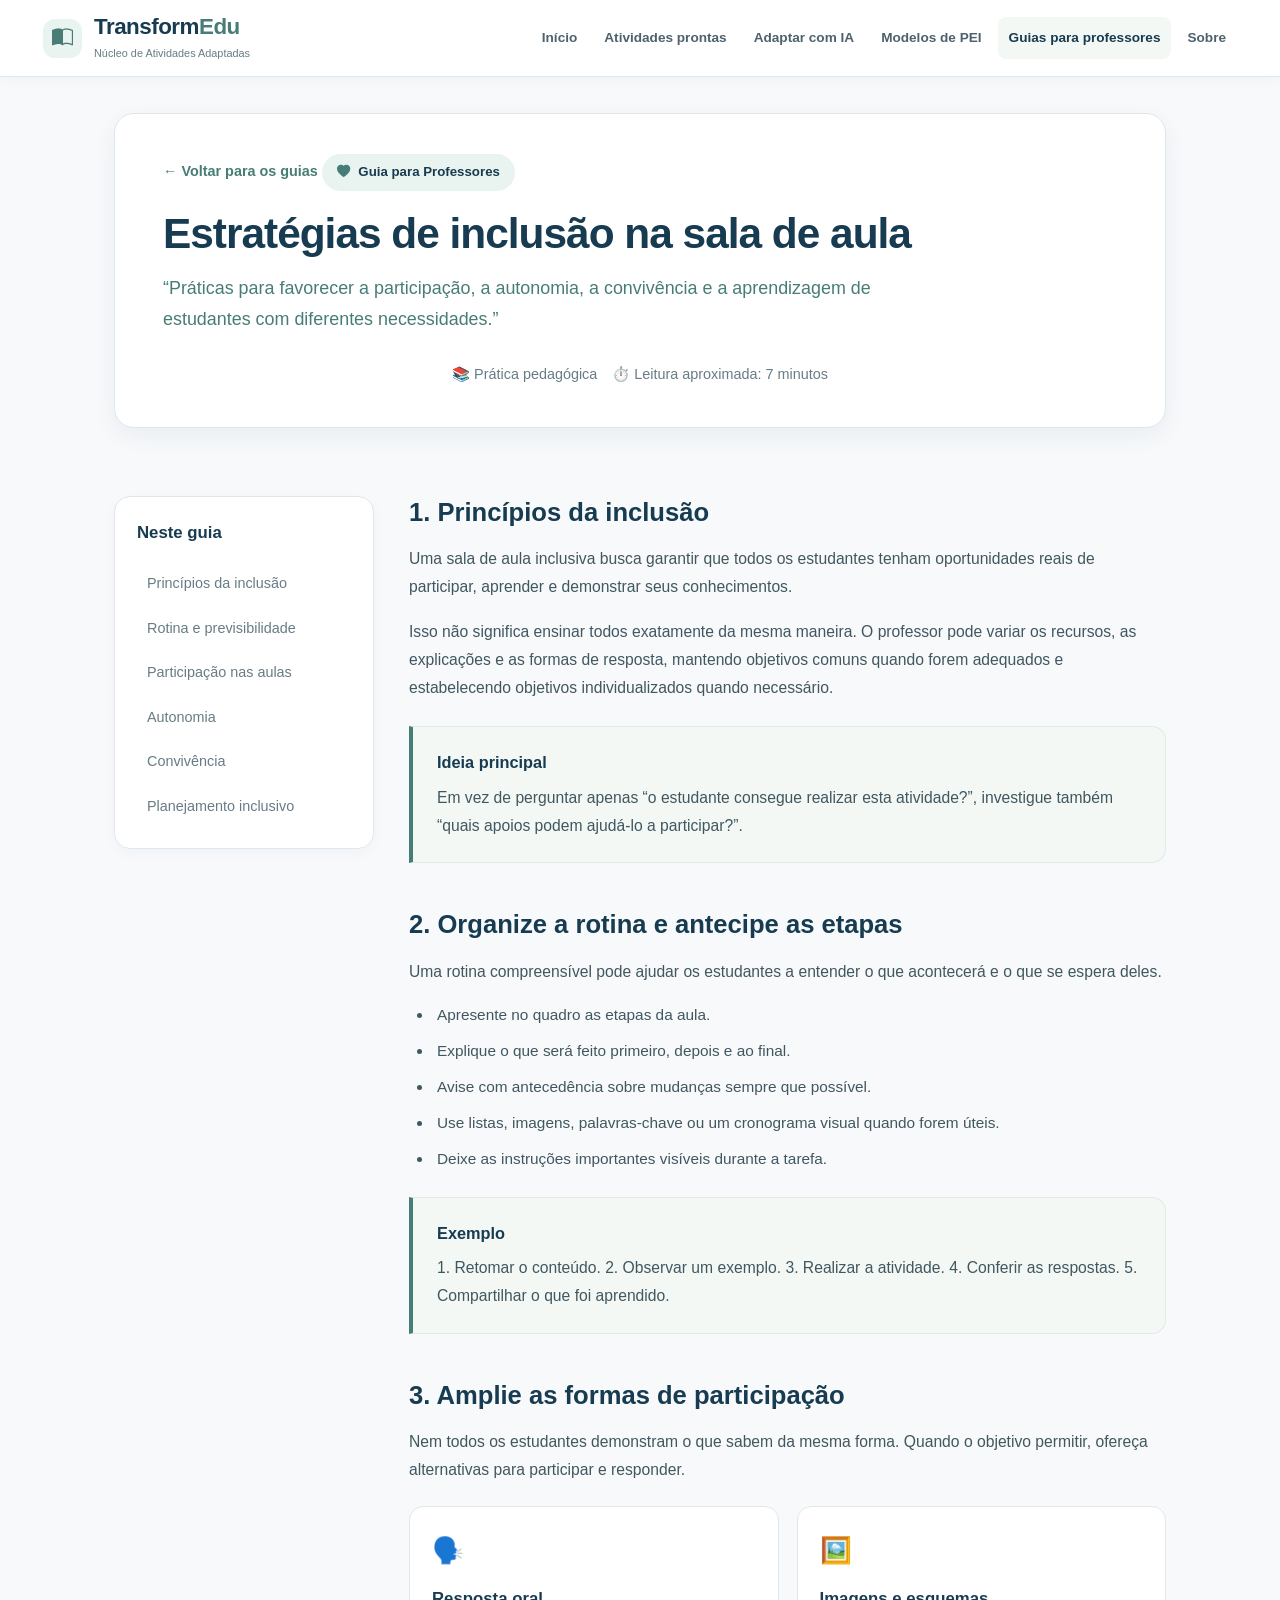
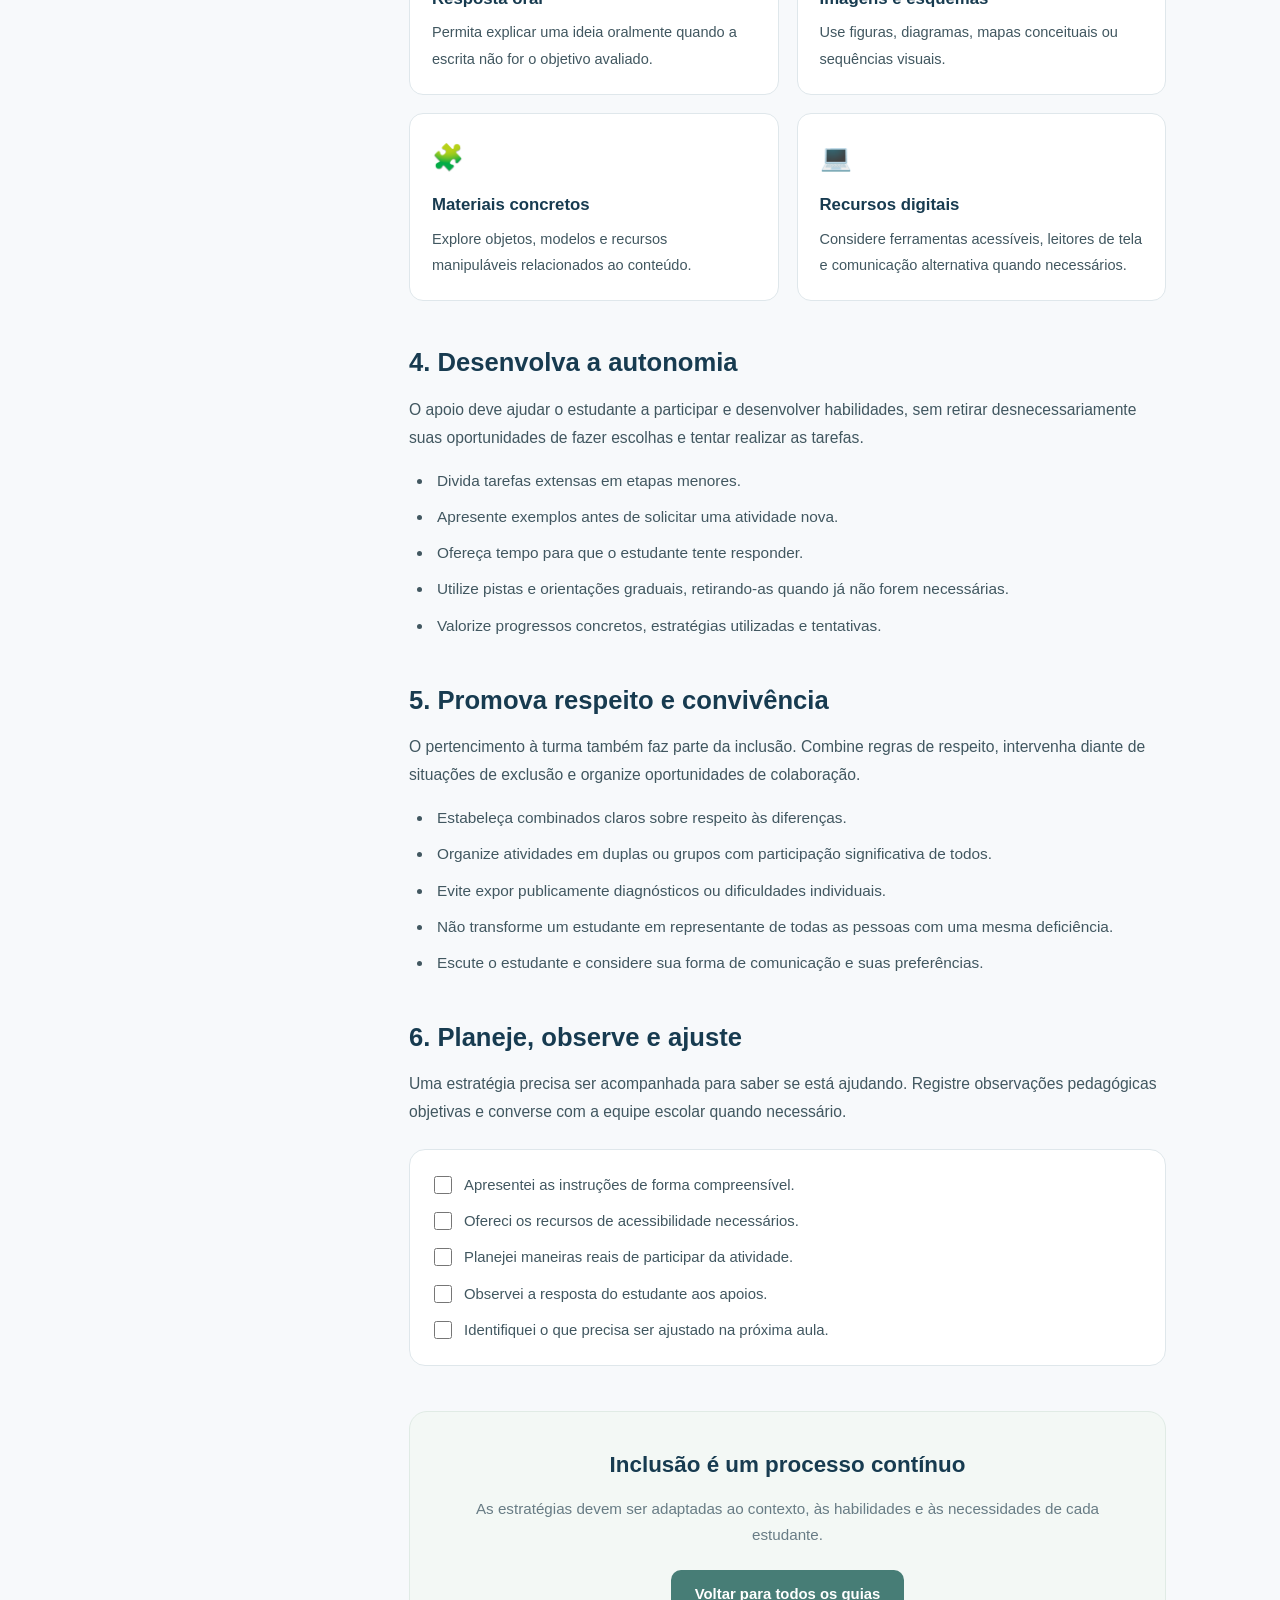
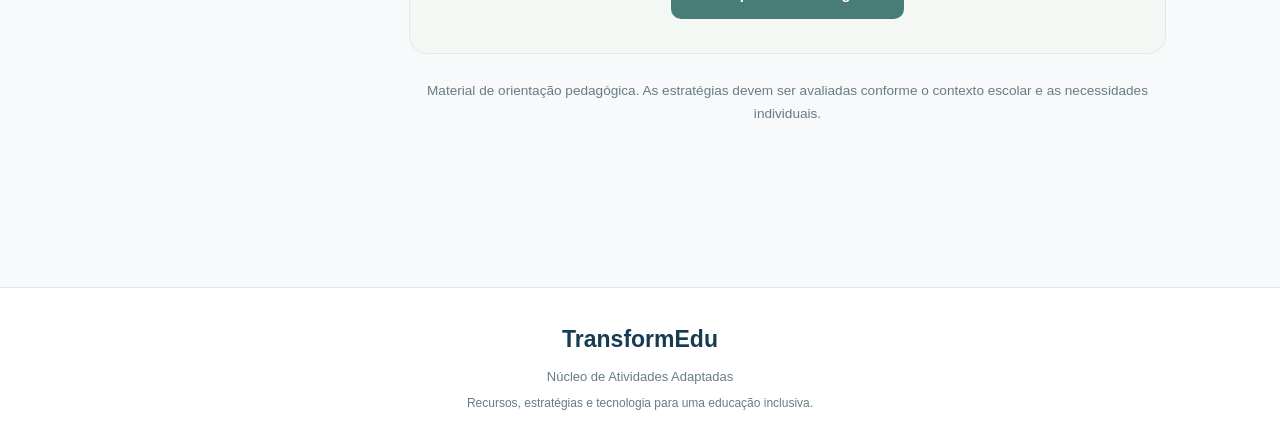
<file: guias/estrategias-inclusao.html>
<!DOCTYPE html>
<html lang="pt-BR">
<head>
    <meta charset="UTF-8">
    <meta name="viewport" content="width=device-width, initial-scale=1.0">
    <meta name="description" content="Estratégias pedagógicas para favorecer a participação e a aprendizagem de todos os estudantes.">
    <title>Estratégias de Inclusão | TransformEdu</title>
    <link rel="stylesheet" href="https://cdn.jsdelivr.net/npm/bootstrap-icons@1.11.3/font/bootstrap-icons.min.css">
    <link rel="stylesheet" href="../style.css">
    <link rel="stylesheet" href="adaptacao-atividades.css">
</head>
<body>

    <!-- Menu Superior idêntico e funcional -->
    <header class="site-header">
        <div class="nav-container">
            <a href="../index.html" class="brand" aria-label="TransformEdu - Página inicial">
                <span class="brand-icon"><i class="bi bi-book-half"></i></span>
                <span class="brand-text">
                    <span class="brand-name">Transform<span class="brand-highlight">Edu</span></span>
                    <span class="brand-subtitle">Núcleo de Atividades Adaptadas</span>
                </span>
            </a>

            <nav class="top-nav" aria-label="Menu principal">
                <a href="../index.html" class="nav-link">Início</a>
                <a href="../atividades_prontas/atividades.html" class="nav-link">Atividades prontas</a>
                <a href="../adaptacao-ia/adaptar.html" class="nav-link">Adaptar com IA</a>
                <a href="../modelos pei/modelos.html" class="nav-link">Modelos de PEI</a>
                <a href="guias.html" class="nav-link active">Guias para professores</a>
                <a href="../sobre.html" class="nav-link">Sobre</a>
            </nav>
        </div>
    </header>

    <main class="container">
        <!-- Título e Subtítulo padronizados com o estilo da página inicial -->
        <section class="welcome-box">
            <a href="guias.html" class="voltar" style="display: inline-block; margin-bottom: 15px; color: var(--teal); text-decoration: none; font-weight: 600;">← Voltar para os guias</a>

            <span class="badge">
                <i class="bi bi-heart-fill"></i>
                Guia para Professores
            </span>

            <h1 class="welcome-title">Estratégias de inclusão na sala de aula</h1>

            <p class="tagline">
                “Práticas para favorecer a participação, a autonomia, a convivência e a aprendizagem de estudantes com diferentes necessidades.”
            </p>

            <div class="informacoes-guia" style="display: flex; gap: 15px; font-size: 0.9rem; color: var(--muted); margin-top: 15px;">
                <span>📚 Prática pedagógica</span>
                <span>⏱️ Leitura aproximada: 7 minutos</span>
            </div>
        </section>

        <div class="layout-guia">
            <aside class="indice">
                <h2>Neste guia</h2>
                <a href="#principios">Princípios da inclusão</a>
                <a href="#rotina">Rotina e previsibilidade</a>
                <a href="#participacao">Participação nas aulas</a>
                <a href="#autonomia">Autonomia</a>
                <a href="#convivencia">Convivência</a>
                <a href="#planejamento">Planejamento inclusivo</a>
            </aside>

            <article class="conteudo-guia">
                <section id="principios" class="bloco-guia">
                    <h2>1. Princípios da inclusão</h2>
                    <p>Uma sala de aula inclusiva busca garantir que todos os estudantes tenham oportunidades reais de participar, aprender e demonstrar seus conhecimentos.</p>
                    <p>Isso não significa ensinar todos exatamente da mesma maneira. O professor pode variar os recursos, as explicações e as formas de resposta, mantendo objetivos comuns quando forem adequados e estabelecendo objetivos individualizados quando necessário.</p>
                    <div class="caixa-destaque">
                        <strong>Ideia principal</strong>
                        <p>Em vez de perguntar apenas “o estudante consegue realizar esta atividade?”, investigue também “quais apoios podem ajudá-lo a participar?”.</p>
                    </div>
                </section>

                <section id="rotina" class="bloco-guia">
                    <h2>2. Organize a rotina e antecipe as etapas</h2>
                    <p>Uma rotina compreensível pode ajudar os estudantes a entender o que acontecerá e o que se espera deles.</p>
                    <ul>
                        <li>Apresente no quadro as etapas da aula.</li>
                        <li>Explique o que será feito primeiro, depois e ao final.</li>
                        <li>Avise com antecedência sobre mudanças sempre que possível.</li>
                        <li>Use listas, imagens, palavras-chave ou um cronograma visual quando forem úteis.</li>
                        <li>Deixe as instruções importantes visíveis durante a tarefa.</li>
                    </ul>
                    <div class="caixa-destaque">
                        <strong>Exemplo</strong>
                        <p>1. Retomar o conteúdo. 2. Observar um exemplo. 3. Realizar a atividade. 4. Conferir as respostas. 5. Compartilhar o que foi aprendido.</p>
                    </div>
                </section>

                <section id="participacao" class="bloco-guia">
                    <h2>3. Amplie as formas de participação</h2>
                    <p>Nem todos os estudantes demonstram o que sabem da mesma forma. Quando o objetivo permitir, ofereça alternativas para participar e responder.</p>
                    <div class="grade-estrategias">
                        <div class="cartao-estrategia">
                            <span>🗣️</span>
                            <h3>Resposta oral</h3>
                            <p>Permita explicar uma ideia oralmente quando a escrita não for o objetivo avaliado.</p>
                        </div>
                        <div class="cartao-estrategia">
                            <span>🖼️</span>
                            <h3>Imagens e esquemas</h3>
                            <p>Use figuras, diagramas, mapas conceituais ou sequências visuais.</p>
                        </div>
                        <div class="cartao-estrategia">
                            <span>🧩</span>
                            <h3>Materiais concretos</h3>
                            <p>Explore objetos, modelos e recursos manipuláveis relacionados ao conteúdo.</p>
                        </div>
                        <div class="cartao-estrategia">
                            <span>💻</span>
                            <h3>Recursos digitais</h3>
                            <p>Considere ferramentas acessíveis, leitores de tela e comunicação alternativa quando necessários.</p>
                        </div>
                    </div>
                </section>

                <section id="autonomia" class="bloco-guia">
                    <h2>4. Desenvolva a autonomia</h2>
                    <p>O apoio deve ajudar o estudante a participar e desenvolver habilidades, sem retirar desnecessariamente suas oportunidades de fazer escolhas e tentar realizar as tarefas.</p>
                    <ul>
                        <li>Divida tarefas extensas em etapas menores.</li>
                        <li>Apresente exemplos antes de solicitar uma atividade nova.</li>
                        <li>Ofereça tempo para que o estudante tente responder.</li>
                        <li>Utilize pistas e orientações graduais, retirando-as quando já não forem necessárias.</li>
                        <li>Valorize progressos concretos, estratégias utilizadas e tentativas.</li>
                    </ul>
                </section>

                <section id="convivencia" class="bloco-guia">
                    <h2>5. Promova respeito e convivência</h2>
                    <p>O pertencimento à turma também faz parte da inclusão. Combine regras de respeito, intervenha diante de situações de exclusão e organize oportunidades de colaboração.</p>
                    <ul>
                        <li>Estabeleça combinados claros sobre respeito às diferenças.</li>
                        <li>Organize atividades em duplas ou grupos com participação significativa de todos.</li>
                        <li>Evite expor publicamente diagnósticos ou dificuldades individuais.</li>
                        <li>Não transforme um estudante em representante de todas as pessoas com uma mesma deficiência.</li>
                        <li>Escute o estudante e considere sua forma de comunicação e suas preferências.</li>
                    </ul>
                </section>

                <section id="planejamento" class="bloco-guia">
                    <h2>6. Planeje, observe e ajuste</h2>
                    <p>Uma estratégia precisa ser acompanhada para saber se está ajudando. Registre observações pedagógicas objetivas e converse com a equipe escolar quando necessário.</p>
                    <div class="checklist">
                        <label><input type="checkbox"><span>Apresentei as instruções de forma compreensível.</span></label>
                        <label><input type="checkbox"><span>Ofereci os recursos de acessibilidade necessários.</span></label>
                        <label><input type="checkbox"><span>Planejei maneiras reais de participar da atividade.</span></label>
                        <label><input type="checkbox"><span>Observei a resposta do estudante aos apoios.</span></label>
                        <label><input type="checkbox"><span>Identifiquei o que precisa ser ajustado na próxima aula.</span></label>
                    </div>
                </section>

                <section class="proximo-passo">
                    <h2>Inclusão é um processo contínuo</h2>
                    <p>As estratégias devem ser adaptadas ao contexto, às habilidades e às necessidades de cada estudante.</p>
                    <a href="guias.html" class="botao-voltar">Voltar para todos os guias</a>
                </section>
                <p class="nota-editorial">Material de orientação pedagógica. As estratégias devem ser avaliadas conforme o contexto escolar e as necessidades individuais.</p>
            </article>
        </div>
    </main>

    <!-- Rodapé padronizado -->
    <footer class="rodape">
        <a class="rodape-marca" href="../index.html">TransformEdu</a>
        <p>Núcleo de Atividades Adaptadas</p>
        <p class="rodape-frase">
            Recursos, estratégias e tecnologia para uma educação inclusiva.
        </p>
    </footer>

</body>
</html>
</file>
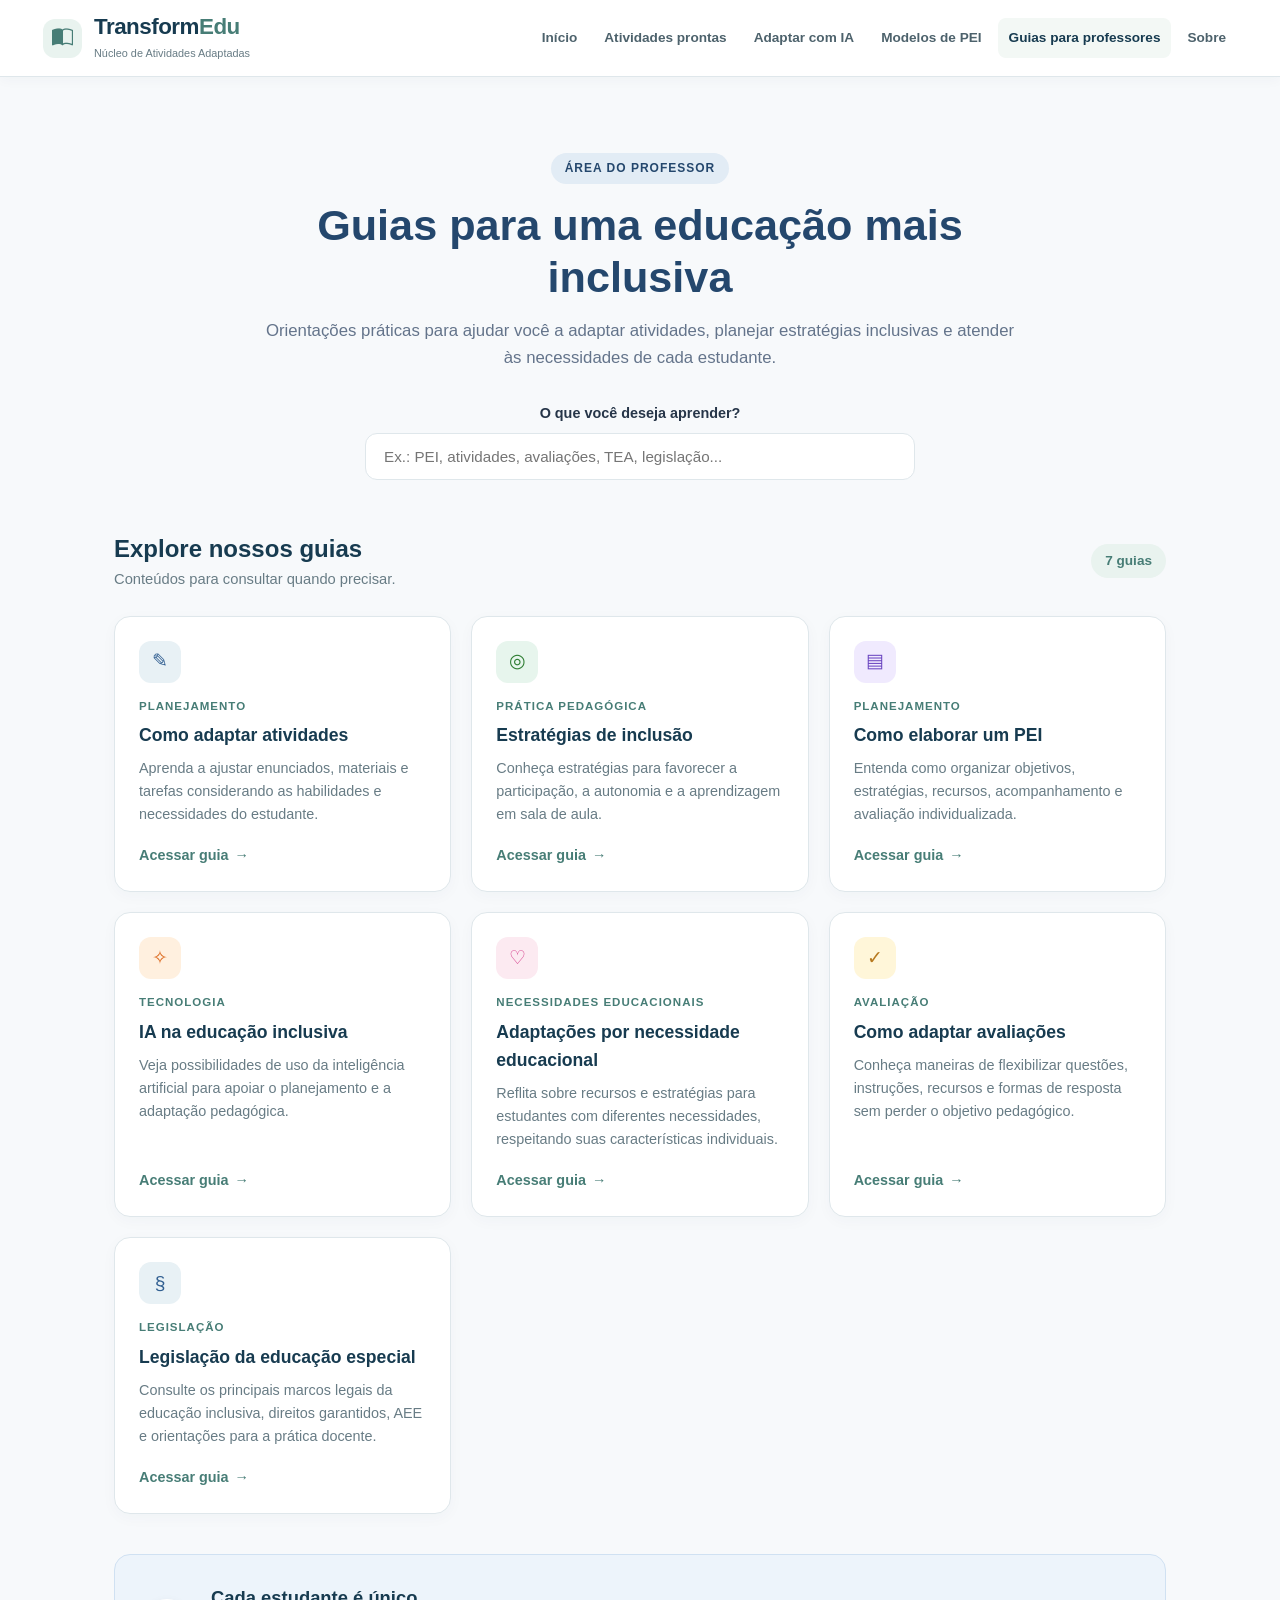
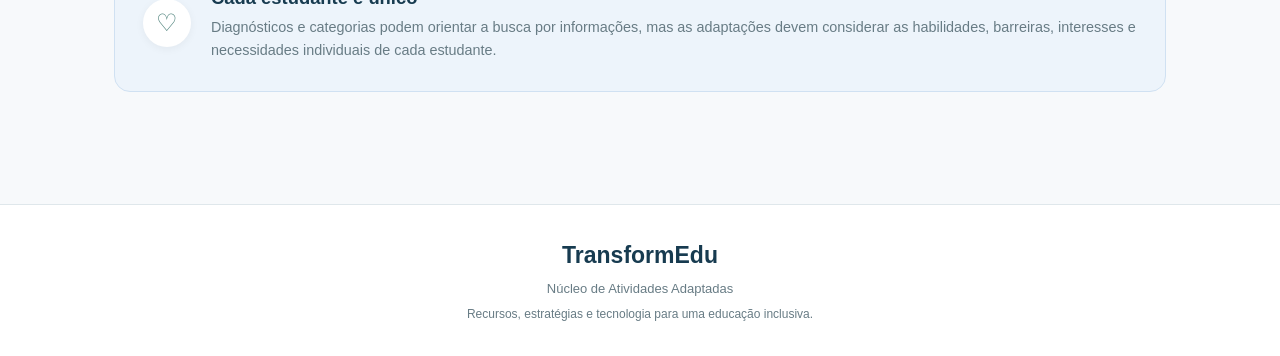
<file: guias/guias.html>
<!DOCTYPE html>
<html lang="pt-BR">
<head>
    <meta charset="UTF-8">
    <meta name="viewport" content="width=device-width, initial-scale=1.0">
    <meta name="description" content="Guias práticos para professores sobre atividades adaptadas e educação inclusiva.">
    <title>Guias para Professores | TransformEdu</title>

    <link rel="stylesheet" href="https://cdn.jsdelivr.net/npm/bootstrap-icons@1.11.3/font/bootstrap-icons.min.css">
    <link rel="stylesheet" href="../style.css">
    <link rel="stylesheet" href="guias.css">
</head>
<body>

    <header class="site-header">
        <div class="nav-container">
            <a href="../index.html" class="brand" aria-label="TransformEdu - Página inicial">
                <span class="brand-icon"><i class="bi bi-book-half"></i></span>
                <span class="brand-text">
                    <span class="brand-name">Transform<span class="brand-highlight">Edu</span></span>
                    <span class="brand-subtitle">Núcleo de Atividades Adaptadas</span>
                </span>
            </a>

            <nav class="top-nav" aria-label="Menu principal">
                <a href="../index.html" class="nav-link">Início</a>
                <a href="../atividades_prontas/atividades.html" class="nav-link">Atividades prontas</a>
                <a href="../adaptacao-ia/adaptar.html" class="nav-link">Adaptar com IA</a>
                <a href="../modelos pei/modelos.html" class="nav-link">Modelos de PEI</a>
                <a href="guias.html" class="nav-link active">Guias para professores</a>
                <a href="../sobre.html" class="nav-link">Sobre</a>
            </nav>
        </div>
    </header>

    <main class="container">
        <section class="apresentacao">
            <span class="etiqueta">ÁREA DO PROFESSOR</span>
            <h1>Guias para uma educação mais inclusiva</h1>
            <p>
                Orientações práticas para ajudar você a adaptar atividades,
                planejar estratégias inclusivas e atender às necessidades
                de cada estudante.
            </p>

            <div class="busca">
                <label for="campoBusca">O que você deseja aprender?</label>
                <input
                    type="search"
                    id="campoBusca"
                    placeholder="Ex.: PEI, atividades, avaliações, TEA, legislação..."
                    autocomplete="off"
                >
            </div>
        </section>

        <section class="secao-guias">
            <div class="titulo-secao">
                <div>
                    <h2>Explore nossos guias</h2>
                    <p>Conteúdos para consultar quando precisar.</p>
                </div>
                <span class="contador" id="contadorGuias">7 guias</span>
            </div>

            <div class="grade-guias" id="listaGuias">

                <article class="cartao-guia" data-termos="adaptar atividades adaptação material acessibilidade">
                    <div class="icone-guia icone-azul">✎</div>
                    <span class="categoria">PLANEJAMENTO</span>
                    <h3>Como adaptar atividades</h3>
                    <p>
                        Aprenda a ajustar enunciados, materiais e tarefas
                        considerando as habilidades e necessidades do estudante.
                    </p>
                    <a class="link-guia" href="adaptacao-atividades.html">
                        Acessar guia <span aria-hidden="true">→</span>
                    </a>
                </article>

                <article class="cartao-guia" data-termos="estratégias inclusão sala aula participação aprendizagem rotina">
                    <div class="icone-guia icone-verde">◎</div>
                    <span class="categoria">PRÁTICA PEDAGÓGICA</span>
                    <h3>Estratégias de inclusão</h3>
                    <p>
                        Conheça estratégias para favorecer a participação,
                        a autonomia e a aprendizagem em sala de aula.
                    </p>
                    <a class="link-guia" href="estrategias-inclusao.html">
                        Acessar guia <span aria-hidden="true">→</span>
                    </a>
                </article>

                <article class="cartao-guia" data-termos="PEI plano educacional individualizado objetivos habilidades avaliação">
                    <div class="icone-guia icone-roxo">▤</div>
                    <span class="categoria">PLANEJAMENTO</span>
                    <h3>Como elaborar um PEI</h3>
                    <p>
                        Entenda como organizar objetivos, estratégias,
                        recursos, acompanhamento e avaliação individualizada.
                    </p>
                    <a class="link-guia" href="elaborar-pei.html">
                        Acessar guia <span aria-hidden="true">→</span>
                    </a>
                </article>

                <article class="cartao-guia" data-termos="inteligência artificial IA tecnologia inclusão segurança privacidade">
                    <div class="icone-guia icone-laranja">✧</div>
                    <span class="categoria">TECNOLOGIA</span>
                    <h3>IA na educação inclusiva</h3>
                    <p>
                        Veja possibilidades de uso da inteligência artificial
                        para apoiar o planejamento e a adaptação pedagógica.
                    </p>
                    <a class="link-guia" href="ia-educacao-inclusiva.html">
                        Acessar guia <span aria-hidden="true">→</span>
                    </a>
                </article>

                <article class="cartao-guia" data-termos="TEA DI SD AH SD autismo deficiência intelectual síndrome de down altas habilidades superdotação necessidades individuais">
                    <div class="icone-guia icone-rosa">♡</div>
                    <span class="categoria">NECESSIDADES EDUCACIONAIS</span>
                    <h3>Adaptações por necessidade educacional</h3>
                    <p>
                        Reflita sobre recursos e estratégias para estudantes
                        com diferentes necessidades, respeitando suas
                        características individuais.
                    </p>
                    <a class="link-guia" href="adaptacoes-por-necessidade.html">
                        Acessar guia <span aria-hidden="true">→</span>
                    </a>
                </article>

                <article class="cartao-guia" data-termos="avaliação provas atividades avaliativas adaptação questões aprendizagem">
                    <div class="icone-guia icone-amarelo">✓</div>
                    <span class="categoria">AVALIAÇÃO</span>
                    <h3>Como adaptar avaliações</h3>
                    <p>
                        Conheça maneiras de flexibilizar questões, instruções,
                        recursos e formas de resposta sem perder o objetivo
                        pedagógico.
                    </p>
                    <a class="link-guia" href="adaptacao-avaliacoes.html">
                        Acessar guia <span aria-hidden="true">→</span>
                    </a>
                </article>

                <article class="cartao-guia" data-termos="legislação lei LDB LBI estatuto pessoa com deficiência AEE atendimento educacional especializado TEA TDAH libras ECA LGPD constituição">
                    <div class="icone-guia icone-azul">§</div>
                    <span class="categoria">LEGISLAÇÃO</span>
                    <h3>Legislação da educação especial</h3>
                    <p>
                        Consulte os principais marcos legais da educação inclusiva,
                        direitos garantidos, AEE e orientações para a prática docente.
                    </p>
                    <a class="link-guia" href="legislacao.html">
                        Acessar guia <span aria-hidden="true">→</span>
                    </a>
                </article>

            </div>

            <p class="mensagem-vazia" id="mensagemVazia" hidden>
                Nenhum guia encontrado. Tente pesquisar por outra palavra.
            </p>
        </section>

        <section class="aviso-inclusao">
            <div class="aviso-icone" aria-hidden="true">♡</div>
            <div>
                <h2>Cada estudante é único</h2>
                <p>
                    Diagnósticos e categorias podem orientar a busca por
                    informações, mas as adaptações devem considerar as
                    habilidades, barreiras, interesses e necessidades
                    individuais de cada estudante.
                </p>
            </div>
        </section>
    </main>

    <footer class="rodape">
        <a class="rodape-marca" href="../index.html">TransformEdu</a>
        <p>Núcleo de Atividades Adaptadas</p>
        <p class="rodape-frase">
            Recursos, estratégias e tecnologia para uma educação inclusiva.
        </p>
    </footer>

    <script>
        const campoBusca = document.getElementById("campoBusca");
        const cartoes = document.querySelectorAll(".cartao-guia");
        const contador = document.getElementById("contadorGuias");
        const mensagemVazia = document.getElementById("mensagemVazia");

        function filtrarGuias() {
            const termo = campoBusca.value.toLowerCase().trim();
            let quantidadeVisivel = 0;

            cartoes.forEach((cartao) => {
                const titulo = cartao.querySelector("h3") ? cartao.querySelector("h3").innerText : "";
                const descricao = cartao.querySelector("p") ? cartao.querySelector("p").innerText : "";
                const categoria = cartao.querySelector(".categoria") ? cartao.querySelector(".categoria").innerText : "";
                const termosExtras = cartao.dataset.termos || "";

                const textoCompleto = (titulo + " " + descricao + " " + categoria + " " + termosExtras).toLowerCase();

                const corresponde = termo === "" || textoCompleto.includes(termo);

                if (corresponde) {
                    cartao.style.display = "flex";
                    quantidadeVisivel++;
                } else {
                    cartao.style.display = "none";
                }
            });

            contador.textContent = quantidadeVisivel + (quantidadeVisivel === 1 ? " guia" : " guias");
            mensagemVazia.hidden = quantidadeVisivel !== 0;
        }

        campoBusca.addEventListener("input", filtrarGuias);
    </script>

</body>
</html>
</file>
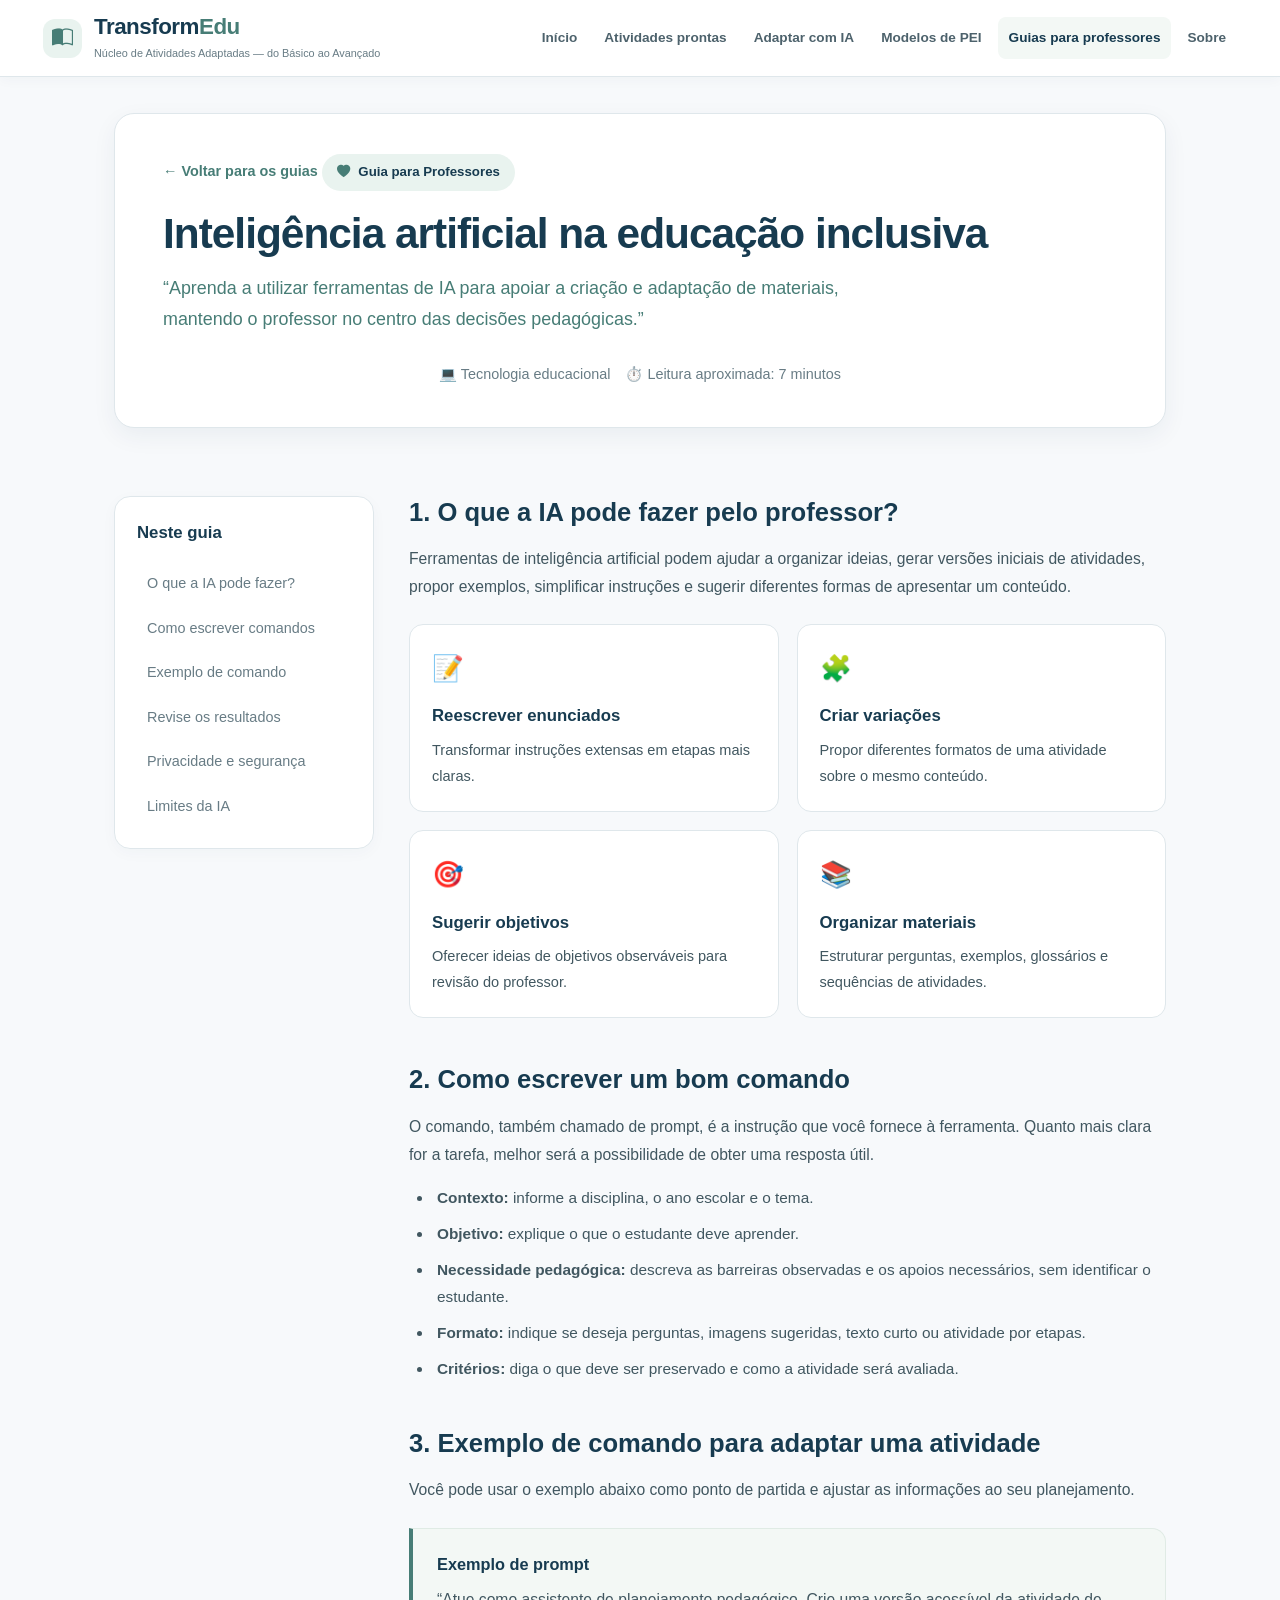
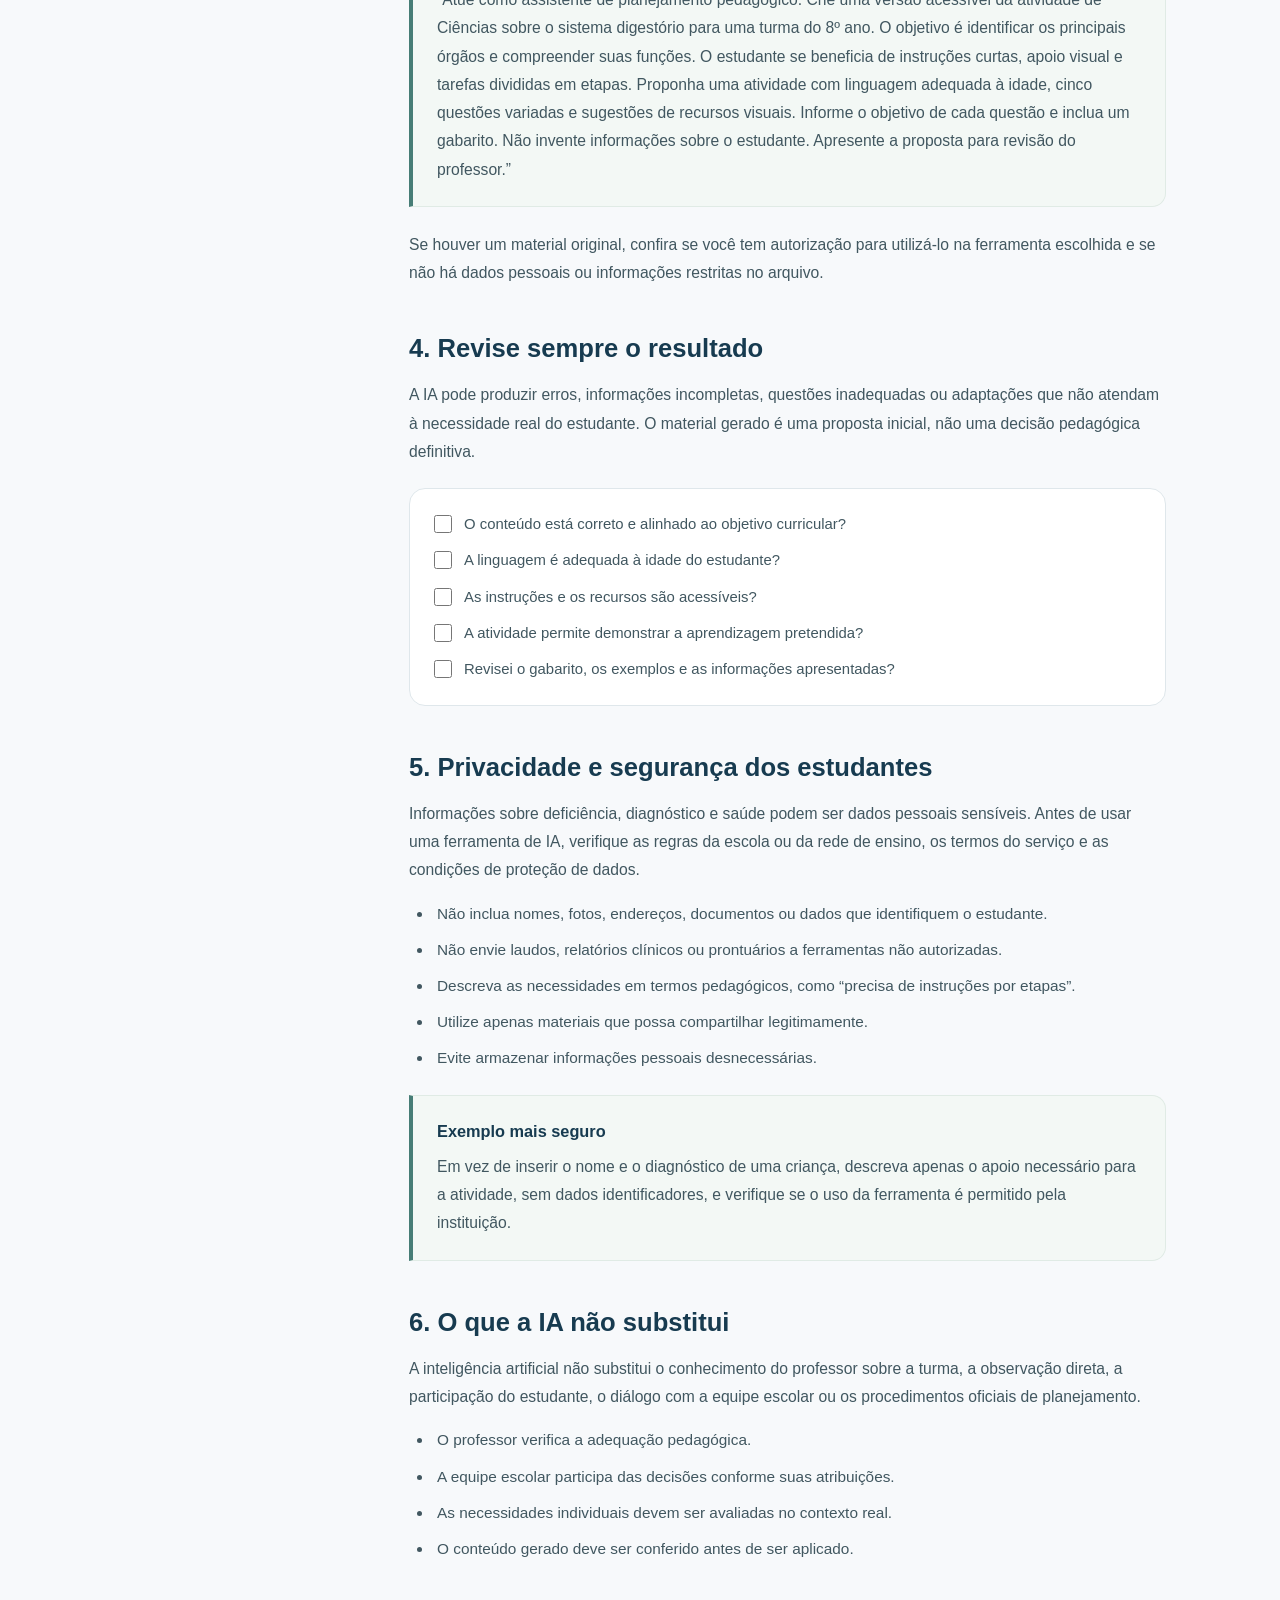
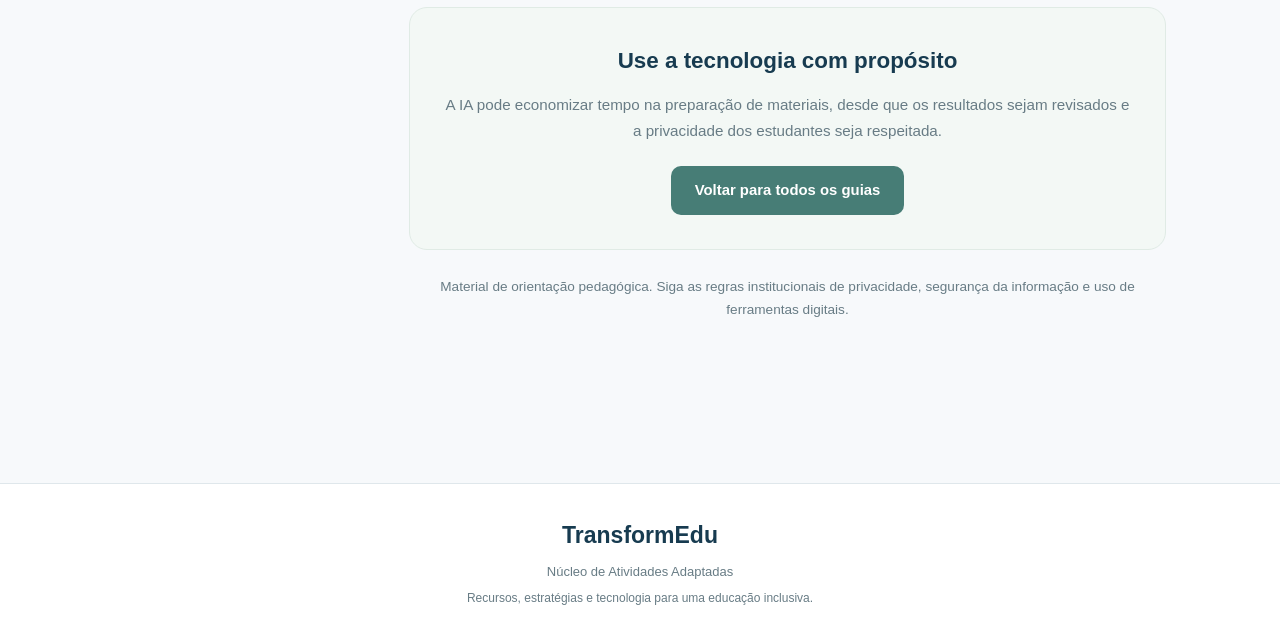
<file: guias/ia-educacao-inclusiva.html>
<!DOCTYPE html>
<html lang="pt-BR">
<head>
    <meta charset="UTF-8">
    <meta name="viewport" content="width=device-width, initial-scale=1.0">
    <meta name="description" content="Orientações para uso responsável da inteligência artificial na educação inclusiva.">
    <title>IA na Educação Inclusiva | TransformEdu</title>
    <link rel="stylesheet" href="https://cdn.jsdelivr.net/npm/bootstrap-icons@1.11.3/font/bootstrap-icons.min.css">
    <link rel="stylesheet" href="../style.css">
    <link rel="stylesheet" href="adaptacao-atividades.css">
</head>
<body>

    <!-- Menu Superior idêntico e funcional -->
    <header class="site-header">
        <div class="nav-container">
            <a href="../index.html" class="brand" aria-label="TransformEdu - Página inicial">
                <span class="brand-icon"><i class="bi bi-book-half"></i></span>
                <span class="brand-text">
                    <span class="brand-name">Transform<span class="brand-highlight">Edu</span></span>
                    <span class="brand-subtitle">Núcleo de Atividades Adaptadas — do Básico ao Avançado</span>
                </span>
            </a>

            <nav class="top-nav" aria-label="Menu principal">
                <a href="../index.html" class="nav-link">Início</a>
                <a href="../atividades_prontas/atividades.html" class="nav-link">Atividades prontas</a>
                <a href="../adaptacao-ia/adaptar.html" class="nav-link">Adaptar com IA</a>
                <a href="../modelos pei/modelos.html" class="nav-link">Modelos de PEI</a>
                <a href="guias.html" class="nav-link active">Guias para professores</a>
                <a href="../sobre.html" class="nav-link">Sobre</a>
            </nav>
        </div>
    </header>

    <main class="container">
        <!-- Título e Subtítulo padronizados com o estilo da página inicial -->
        <section class="welcome-box">
            <a href="guias.html" class="voltar" style="display: inline-block; margin-bottom: 15px; color: var(--teal); text-decoration: none; font-weight: 600;">← Voltar para os guias</a>

            <span class="badge">
                <i class="bi bi-heart-fill"></i>
                Guia para Professores
            </span>

            <h1 class="welcome-title">Inteligência artificial na educação inclusiva</h1>

            <p class="tagline">
                “Aprenda a utilizar ferramentas de IA para apoiar a criação e adaptação de materiais, mantendo o professor no centro das decisões pedagógicas.”
            </p>

            <div class="informacoes-guia" style="display: flex; gap: 15px; font-size: 0.9rem; color: var(--muted); margin-top: 15px;">
                <span>💻 Tecnologia educacional</span>
                <span>⏱️ Leitura aproximada: 7 minutos</span>
            </div>
        </section>

        <div class="layout-guia">
            <aside class="indice">
                <h2>Neste guia</h2>
                <a href="#possibilidades">O que a IA pode fazer?</a>
                <a href="#comandos">Como escrever comandos</a>
                <a href="#exemplo">Exemplo de comando</a>
                <a href="#revisao">Revise os resultados</a>
                <a href="#privacidade">Privacidade e segurança</a>
                <a href="#limites">Limites da IA</a>
            </aside>
            <article class="conteudo-guia">
                <section id="possibilidades" class="bloco-guia">
                    <h2>1. O que a IA pode fazer pelo professor?</h2>
                    <p>Ferramentas de inteligência artificial podem ajudar a organizar ideias, gerar versões iniciais de atividades, propor exemplos, simplificar instruções e sugerir diferentes formas de apresentar um conteúdo.</p>
                    <div class="grade-estrategias">
                        <div class="cartao-estrategia"><span>📝</span><h3>Reescrever enunciados</h3><p>Transformar instruções extensas em etapas mais claras.</p></div>
                        <div class="cartao-estrategia"><span>🧩</span><h3>Criar variações</h3><p>Propor diferentes formatos de uma atividade sobre o mesmo conteúdo.</p></div>
                        <div class="cartao-estrategia"><span>🎯</span><h3>Sugerir objetivos</h3><p>Oferecer ideias de objetivos observáveis para revisão do professor.</p></div>
                        <div class="cartao-estrategia"><span>📚</span><h3>Organizar materiais</h3><p>Estruturar perguntas, exemplos, glossários e sequências de atividades.</p></div>
                    </div>
                </section>

                <section id="comandos" class="bloco-guia">
                    <h2>2. Como escrever um bom comando</h2>
                    <p>O comando, também chamado de prompt, é a instrução que você fornece à ferramenta. Quanto mais clara for a tarefa, melhor será a possibilidade de obter uma resposta útil.</p>
                    <ul>
                        <li><b>Contexto:</b> informe a disciplina, o ano escolar e o tema.</li>
                        <li><b>Objetivo:</b> explique o que o estudante deve aprender.</li>
                        <li><b>Necessidade pedagógica:</b> descreva as barreiras observadas e os apoios necessários, sem identificar o estudante.</li>
                        <li><b>Formato:</b> indique se deseja perguntas, imagens sugeridas, texto curto ou atividade por etapas.</li>
                        <li><b>Critérios:</b> diga o que deve ser preservado e como a atividade será avaliada.</li>
                    </ul>
                </section>

                <section id="exemplo" class="bloco-guia">
                    <h2>3. Exemplo de comando para adaptar uma atividade</h2>
                    <p>Você pode usar o exemplo abaixo como ponto de partida e ajustar as informações ao seu planejamento.</p>
                    <div class="caixa-destaque">
                        <strong>Exemplo de prompt</strong>
                        <p>“Atue como assistente de planejamento pedagógico. Crie uma versão acessível da atividade de Ciências sobre o sistema digestório para uma turma do 8º ano. O objetivo é identificar os principais órgãos e compreender suas funções. O estudante se beneficia de instruções curtas, apoio visual e tarefas divididas em etapas. Proponha uma atividade com linguagem adequada à idade, cinco questões variadas e sugestões de recursos visuais. Informe o objetivo de cada questão e inclua um gabarito. Não invente informações sobre o estudante. Apresente a proposta para revisão do professor.”</p>
                    </div>
                    <p>Se houver um material original, confira se você tem autorização para utilizá-lo na ferramenta escolhida e se não há dados pessoais ou informações restritas no arquivo.</p>
                </section>

                <section id="revisao" class="bloco-guia">
                    <h2>4. Revise sempre o resultado</h2>
                    <p>A IA pode produzir erros, informações incompletas, questões inadequadas ou adaptações que não atendam à necessidade real do estudante. O material gerado é uma proposta inicial, não uma decisão pedagógica definitiva.</p>
                    <div class="checklist">
                        <label><input type="checkbox"><span>O conteúdo está correto e alinhado ao objetivo curricular?</span></label>
                        <label><input type="checkbox"><span>A linguagem é adequada à idade do estudante?</span></label>
                        <label><input type="checkbox"><span>As instruções e os recursos são acessíveis?</span></label>
                        <label><input type="checkbox"><span>A atividade permite demonstrar a aprendizagem pretendida?</span></label>
                        <label><input type="checkbox"><span>Revisei o gabarito, os exemplos e as informações apresentadas?</span></label>
                    </div>
                </section>

                <section id="privacidade" class="bloco-guia">
                    <h2>5. Privacidade e segurança dos estudantes</h2>
                    <p>Informações sobre deficiência, diagnóstico e saúde podem ser dados pessoais sensíveis. Antes de usar uma ferramenta de IA, verifique as regras da escola ou da rede de ensino, os termos do serviço e as condições de proteção de dados.</p>
                    <ul>
                        <li>Não inclua nomes, fotos, endereços, documentos ou dados que identifiquem o estudante.</li>
                        <li>Não envie laudos, relatórios clínicos ou prontuários a ferramentas não autorizadas.</li>
                        <li>Descreva as necessidades em termos pedagógicos, como “precisa de instruções por etapas”.</li>
                        <li>Utilize apenas materiais que possa compartilhar legitimamente.</li>
                        <li>Evite armazenar informações pessoais desnecessárias.</li>
                    </ul>
                    <div class="caixa-destaque"><strong>Exemplo mais seguro</strong><p>Em vez de inserir o nome e o diagnóstico de uma criança, descreva apenas o apoio necessário para a atividade, sem dados identificadores, e verifique se o uso da ferramenta é permitido pela instituição.</p></div>
                </section>

                <section id="limites" class="bloco-guia">
                    <h2>6. O que a IA não substitui</h2>
                    <p>A inteligência artificial não substitui o conhecimento do professor sobre a turma, a observação direta, a participação do estudante, o diálogo com a equipe escolar ou os procedimentos oficiais de planejamento.</p>
                    <ul>
                        <li>O professor verifica a adequação pedagógica.</li>
                        <li>A equipe escolar participa das decisões conforme suas atribuições.</li>
                        <li>As necessidades individuais devem ser avaliadas no contexto real.</li>
                        <li>O conteúdo gerado deve ser conferido antes de ser aplicado.</li>
                    </ul>
                </section>

                <section class="proximo-passo">
                    <h2>Use a tecnologia com propósito</h2>
                    <p>A IA pode economizar tempo na preparação de materiais, desde que os resultados sejam revisados e a privacidade dos estudantes seja respeitada.</p>
                    <a href="guias.html" class="botao-voltar">Voltar para todos os guias</a>
                </section>
                <p class="nota-editorial">Material de orientação pedagógica. Siga as regras institucionais de privacidade, segurança da informação e uso de ferramentas digitais.</p>
            </article>
        </div>
    </main>

    <!-- Rodapé padronizado -->
    <footer class="rodape">
        <a class="rodape-marca" href="../index.html">TransformEdu</a>
        <p>Núcleo de Atividades Adaptadas</p>
        <p class="rodape-frase">
            Recursos, estratégias e tecnologia para uma educação inclusiva.
        </p>
    </footer>

</body>
</html>
</file>
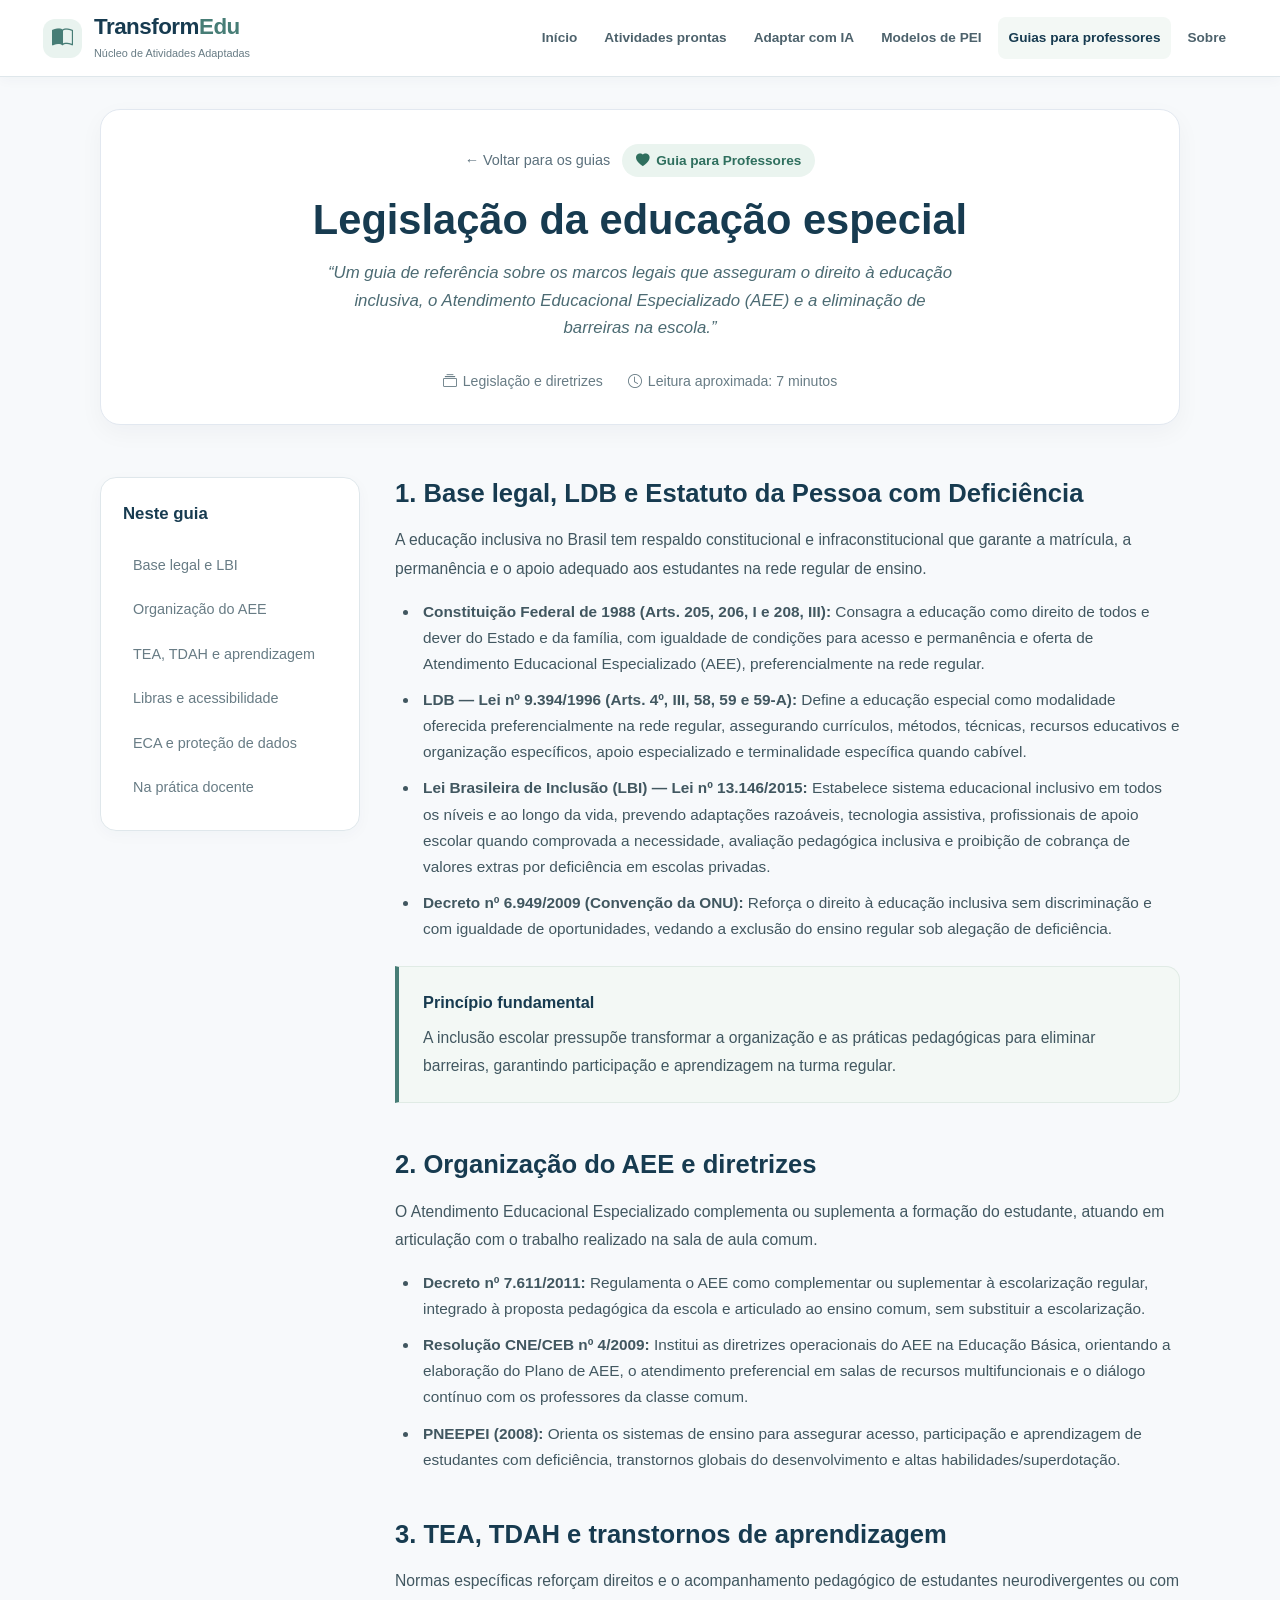
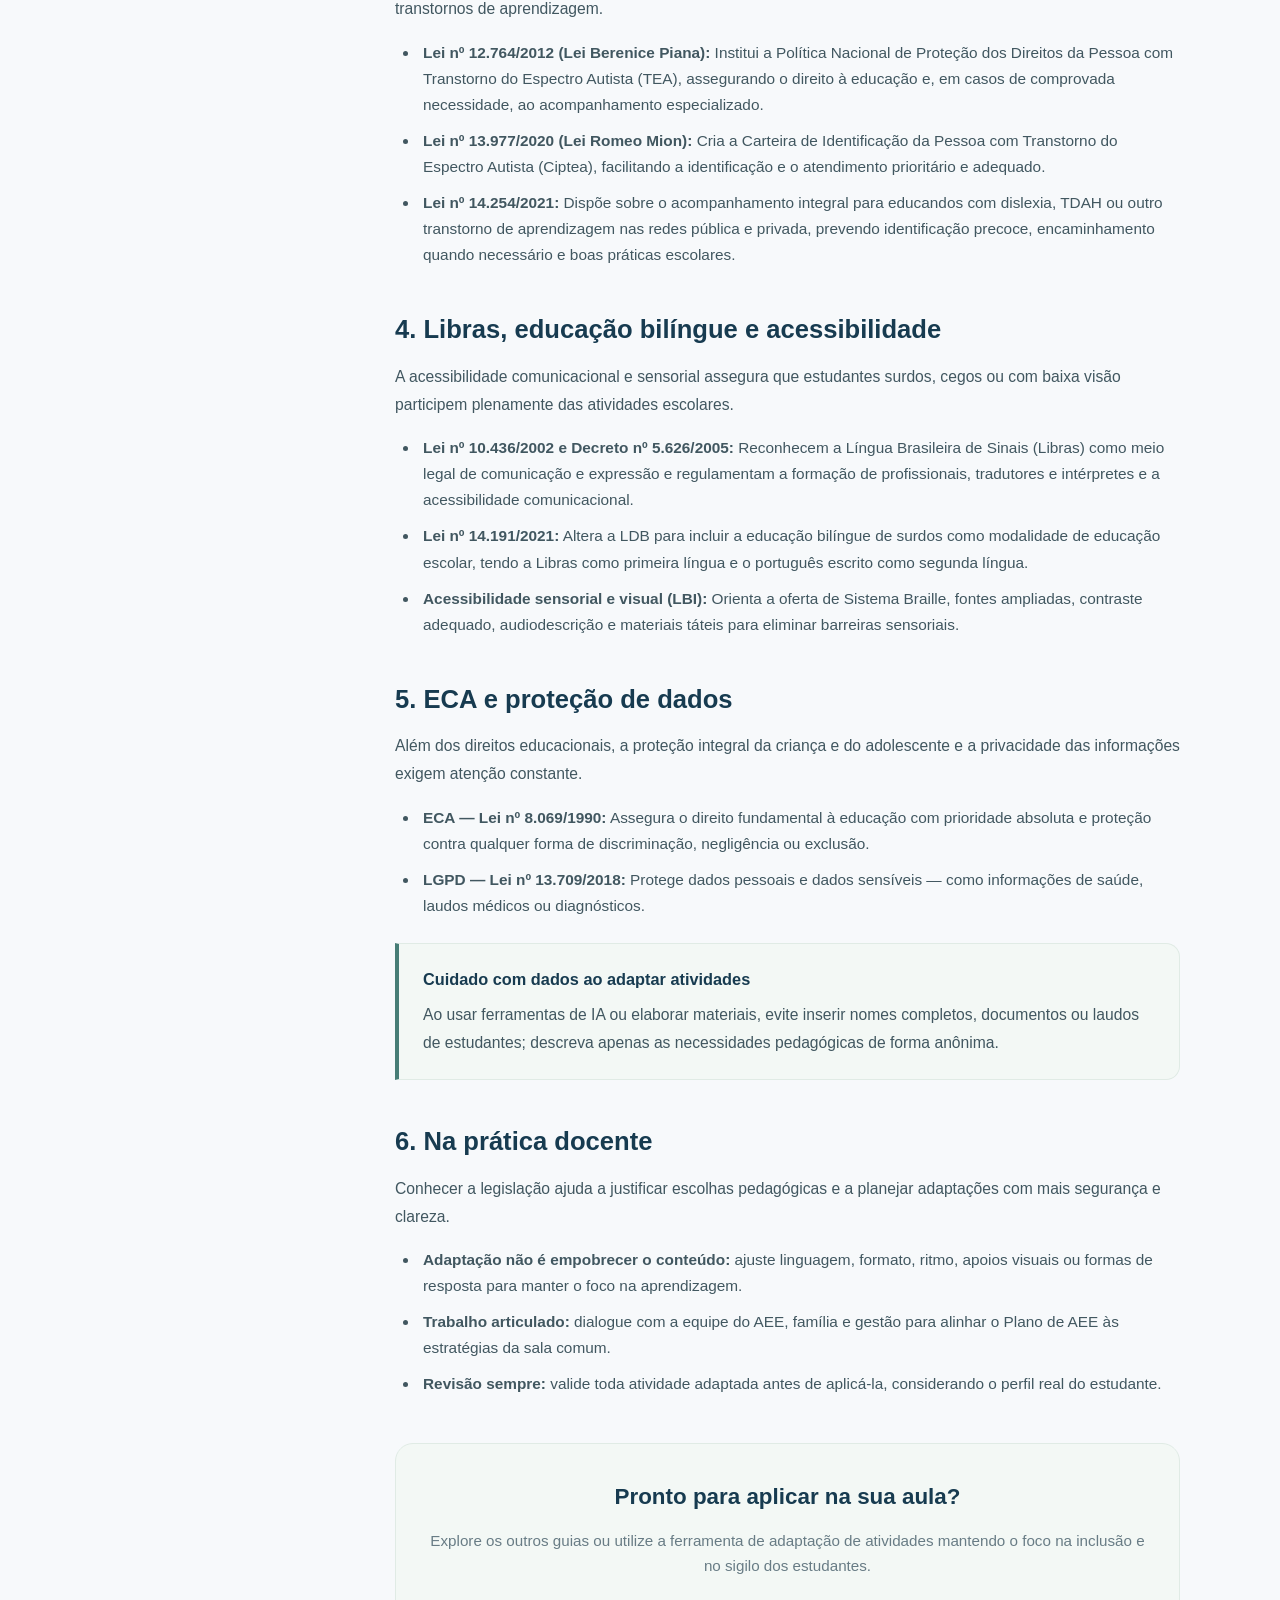
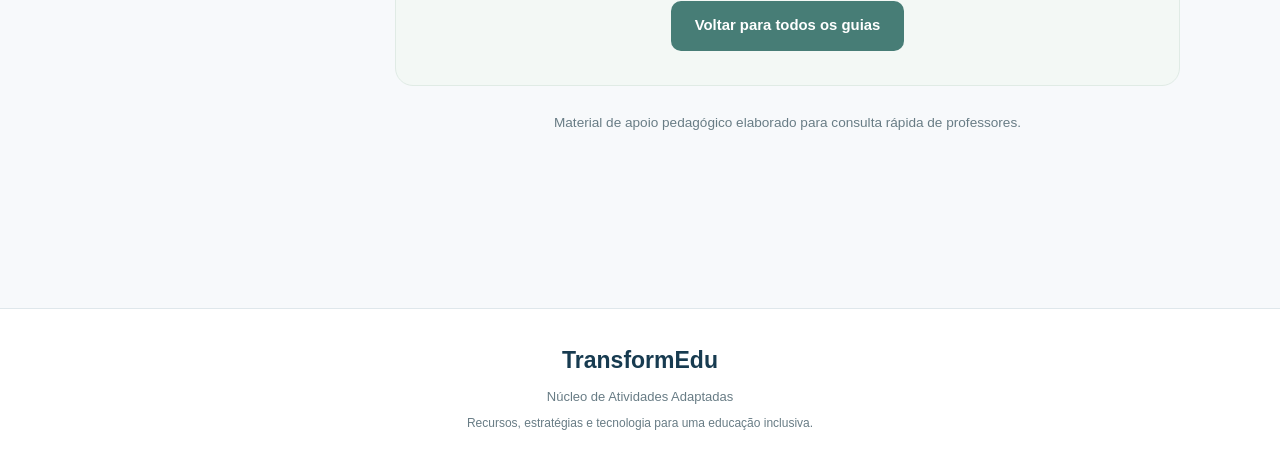
<file: guias/legislacao.html>
<!DOCTYPE html>
<html lang="pt-BR">
<head>
    <meta charset="UTF-8">
    <meta name="viewport" content="width=device-width, initial-scale=1.0">
    <meta name="description" content="Guia completo sobre a legislação da educação especial e inclusiva para professores.">
    <title>Legislação da Educação Especial | TransformEdu</title>

    <link rel="stylesheet" href="https://cdn.jsdelivr.net/npm/bootstrap-icons@1.11.3/font/bootstrap-icons.min.css">
    <link rel="stylesheet" href="../style.css">
    <link rel="stylesheet" href="guias.css">
    <link rel="stylesheet" href="adaptacao-atividades.css">

    <style>
        .pagina-guia-wrapper {
            max-width: 1120px;
            margin: 0 auto;
            padding: 32px 20px 64px;
        }

        .cartao-topo-guia {
            background: #ffffff;
            border: 1px solid #e2e8f0;
            border-radius: 20px;
            padding: 34px 40px 30px;
            box-shadow: 0 8px 24px rgba(15, 23, 42, 0.04);
            margin-bottom: 32px;
            text-align: center;
        }

        .topo-acoes {
            display: flex;
            align-items: center;
            justify-content: center;
            flex-wrap: wrap;
            gap: 12px;
            margin-bottom: 18px;
        }

        .cartao-topo-guia .voltar {
            margin-bottom: 0;
            color: #5b707c;
            font-weight: 500;
        }

        .badge-guia-topo {
            display: inline-flex;
            align-items: center;
            gap: 6px;
            background: #eaf4ef;
            color: #2f6f5e;
            font-size: 0.85rem;
            font-weight: 700;
            padding: 5px 14px;
            border-radius: 999px;
        }

        .cartao-topo-guia h1 {
            margin: 0 0 14px;
            font-size: clamp(1.85rem, 3.6vw, 2.6rem);
            line-height: 1.2;
            color: #173b50;
            font-weight: 800;
        }

        .citacao-topo-guia {
            margin: 0 auto 22px;
            max-width: 68ch;
            font-style: italic;
            color: #4c6b73;
            font-size: 1.05rem;
            line-height: 1.65;
        }

        .cartao-topo-guia .informacoes-guia {
            margin-top: 0;
            padding-top: 6px;
        }

        .cartao-topo-guia .informacoes-guia span {
            display: inline-flex;
            align-items: center;
            gap: 6px;
        }

        @media (max-width: 640px) {
            .cartao-topo-guia {
                padding: 24px 20px;
                border-radius: 16px;
            }
        }
    </style>
</head>
<body>

    <header class="site-header">
        <div class="nav-container">
            <a href="../index.html" class="brand" aria-label="TransformEdu - Página inicial">
                <span class="brand-icon"><i class="bi bi-book-half"></i></span>
                <span class="brand-text">
                    <span class="brand-name">Transform<span class="brand-highlight">Edu</span></span>
                    <span class="brand-subtitle">Núcleo de Atividades Adaptadas</span>
                </span>
            </a>

            <nav class="top-nav" aria-label="Menu principal">
                <a href="../index.html" class="nav-link">Início</a>
                <a href="../atividades_prontas/atividades.html" class="nav-link">Atividades prontas</a>
                <a href="../adaptacao-ia/adaptar.html" class="nav-link">Adaptar com IA</a>
                <a href="../modelos pei/modelos.html" class="nav-link">Modelos de PEI</a>
                <a href="guias.html" class="nav-link active">Guias para professores</a>
                <a href="../sobre.html" class="nav-link">Sobre</a>
            </nav>
        </div>
    </header>

    <main class="pagina-guia-wrapper">
        <section class="cartao-topo-guia">
            <div class="topo-acoes">
                <a href="guias.html" class="voltar">← Voltar para os guias</a>
                <span class="badge-guia-topo"><i class="bi bi-heart-fill" aria-hidden="true"></i> Guia para Professores</span>
            </div>

            <h1>Legislação da educação especial</h1>

            <p class="citacao-topo-guia">
                “Um guia de referência sobre os marcos legais que asseguram o direito à educação inclusiva, o Atendimento Educacional Especializado (AEE) e a eliminação de barreiras na escola.”
            </p>

            <div class="informacoes-guia">
                <span><i class="bi bi-collection" aria-hidden="true"></i> Legislação e diretrizes</span>
                <span><i class="bi bi-clock" aria-hidden="true"></i> Leitura aproximada: 7 minutos</span>
            </div>
        </section>

        <div class="layout-guia">
            <aside class="indice" aria-label="Navegação das seções deste guia">
                <h2>Neste guia</h2>
                <a href="#base-legal">Base legal e LBI</a>
                <a href="#organizacao-aee">Organização do AEE</a>
                <a href="#tea-tdah">TEA, TDAH e aprendizagem</a>
                <a href="#libras-acessibilidade">Libras e acessibilidade</a>
                <a href="#eca-lgpd">ECA e proteção de dados</a>
                <a href="#pratica-docente">Na prática docente</a>
            </aside>

            <article class="conteudo-guia">
                <section id="base-legal" class="bloco-guia">
                    <h2>1. Base legal, LDB e Estatuto da Pessoa com Deficiência</h2>
                    <p>
                        A educação inclusiva no Brasil tem respaldo constitucional e infraconstitucional que garante a matrícula, a permanência e o apoio adequado aos estudantes na rede regular de ensino.
                    </p>
                    <ul>
                        <li>
                            <strong>Constituição Federal de 1988 (Arts. 205, 206, I e 208, III):</strong> Consagra a educação como direito de todos e dever do Estado e da família, com igualdade de condições para acesso e permanência e oferta de Atendimento Educacional Especializado (AEE), preferencialmente na rede regular.
                        </li>
                        <li>
                            <strong>LDB — Lei nº 9.394/1996 (Arts. 4º, III, 58, 59 e 59-A):</strong> Define a educação especial como modalidade oferecida preferencialmente na rede regular, assegurando currículos, métodos, técnicas, recursos educativos e organização específicos, apoio especializado e terminalidade específica quando cabível.
                        </li>
                        <li>
                            <strong>Lei Brasileira de Inclusão (LBI) — Lei nº 13.146/2015:</strong> Estabelece sistema educacional inclusivo em todos os níveis e ao longo da vida, prevendo adaptações razoáveis, tecnologia assistiva, profissionais de apoio escolar quando comprovada a necessidade, avaliação pedagógica inclusiva e proibição de cobrança de valores extras por deficiência em escolas privadas.
                        </li>
                        <li>
                            <strong>Decreto nº 6.949/2009 (Convenção da ONU):</strong> Reforça o direito à educação inclusiva sem discriminação e com igualdade de oportunidades, vedando a exclusão do ensino regular sob alegação de deficiência.
                        </li>
                    </ul>
                    <div class="caixa-destaque">
                        <strong>Princípio fundamental</strong>
                        <p>
                            A inclusão escolar pressupõe transformar a organização e as práticas pedagógicas para eliminar barreiras, garantindo participação e aprendizagem na turma regular.
                        </p>
                    </div>
                </section>

                <section id="organizacao-aee" class="bloco-guia">
                    <h2>2. Organização do AEE e diretrizes</h2>
                    <p>
                        O Atendimento Educacional Especializado complementa ou suplementa a formação do estudante, atuando em articulação com o trabalho realizado na sala de aula comum.
                    </p>
                    <ul>
                        <li>
                            <strong>Decreto nº 7.611/2011:</strong> Regulamenta o AEE como complementar ou suplementar à escolarização regular, integrado à proposta pedagógica da escola e articulado ao ensino comum, sem substituir a escolarização.
                        </li>
                        <li>
                            <strong>Resolução CNE/CEB nº 4/2009:</strong> Institui as diretrizes operacionais do AEE na Educação Básica, orientando a elaboração do Plano de AEE, o atendimento preferencial em salas de recursos multifuncionais e o diálogo contínuo com os professores da classe comum.
                        </li>
                        <li>
                            <strong>PNEEPEI (2008):</strong> Orienta os sistemas de ensino para assegurar acesso, participação e aprendizagem de estudantes com deficiência, transtornos globais do desenvolvimento e altas habilidades/superdotação.
                        </li>
                    </ul>
                </section>

                <section id="tea-tdah" class="bloco-guia">
                    <h2>3. TEA, TDAH e transtornos de aprendizagem</h2>
                    <p>
                        Normas específicas reforçam direitos e o acompanhamento pedagógico de estudantes neurodivergentes ou com transtornos de aprendizagem.
                    </p>
                    <ul>
                        <li>
                            <strong>Lei nº 12.764/2012 (Lei Berenice Piana):</strong> Institui a Política Nacional de Proteção dos Direitos da Pessoa com Transtorno do Espectro Autista (TEA), assegurando o direito à educação e, em casos de comprovada necessidade, ao acompanhamento especializado.
                        </li>
                        <li>
                            <strong>Lei nº 13.977/2020 (Lei Romeo Mion):</strong> Cria a Carteira de Identificação da Pessoa com Transtorno do Espectro Autista (Ciptea), facilitando a identificação e o atendimento prioritário e adequado.
                        </li>
                        <li>
                            <strong>Lei nº 14.254/2021:</strong> Dispõe sobre o acompanhamento integral para educandos com dislexia, TDAH ou outro transtorno de aprendizagem nas redes pública e privada, prevendo identificação precoce, encaminhamento quando necessário e boas práticas escolares.
                        </li>
                    </ul>
                </section>

                <section id="libras-acessibilidade" class="bloco-guia">
                    <h2>4. Libras, educação bilíngue e acessibilidade</h2>
                    <p>
                        A acessibilidade comunicacional e sensorial assegura que estudantes surdos, cegos ou com baixa visão participem plenamente das atividades escolares.
                    </p>
                    <ul>
                        <li>
                            <strong>Lei nº 10.436/2002 e Decreto nº 5.626/2005:</strong> Reconhecem a Língua Brasileira de Sinais (Libras) como meio legal de comunicação e expressão e regulamentam a formação de profissionais, tradutores e intérpretes e a acessibilidade comunicacional.
                        </li>
                        <li>
                            <strong>Lei nº 14.191/2021:</strong> Altera a LDB para incluir a educação bilíngue de surdos como modalidade de educação escolar, tendo a Libras como primeira língua e o português escrito como segunda língua.
                        </li>
                        <li>
                            <strong>Acessibilidade sensorial e visual (LBI):</strong> Orienta a oferta de Sistema Braille, fontes ampliadas, contraste adequado, audiodescrição e materiais táteis para eliminar barreiras sensoriais.
                        </li>
                    </ul>
                </section>

                <section id="eca-lgpd" class="bloco-guia">
                    <h2>5. ECA e proteção de dados</h2>
                    <p>
                        Além dos direitos educacionais, a proteção integral da criança e do adolescente e a privacidade das informações exigem atenção constante.
                    </p>
                    <ul>
                        <li>
                            <strong>ECA — Lei nº 8.069/1990:</strong> Assegura o direito fundamental à educação com prioridade absoluta e proteção contra qualquer forma de discriminação, negligência ou exclusão.
                        </li>
                        <li>
                            <strong>LGPD — Lei nº 13.709/2018:</strong> Protege dados pessoais e dados sensíveis — como informações de saúde, laudos médicos ou diagnósticos.
                        </li>
                    </ul>
                    <div class="caixa-destaque">
                        <strong>Cuidado com dados ao adaptar atividades</strong>
                        <p>
                            Ao usar ferramentas de IA ou elaborar materiais, evite inserir nomes completos, documentos ou laudos de estudantes; descreva apenas as necessidades pedagógicas de forma anônima.
                        </p>
                    </div>
                </section>

                <section id="pratica-docente" class="bloco-guia">
                    <h2>6. Na prática docente</h2>
                    <p>
                        Conhecer a legislação ajuda a justificar escolhas pedagógicas e a planejar adaptações com mais segurança e clareza.
                    </p>
                    <ul>
                        <li>
                            <strong>Adaptação não é empobrecer o conteúdo:</strong> ajuste linguagem, formato, ritmo, apoios visuais ou formas de resposta para manter o foco na aprendizagem.
                        </li>
                        <li>
                            <strong>Trabalho articulado:</strong> dialogue com a equipe do AEE, família e gestão para alinhar o Plano de AEE às estratégias da sala comum.
                        </li>
                        <li>
                            <strong>Revisão sempre:</strong> valide toda atividade adaptada antes de aplicá-la, considerando o perfil real do estudante.
                        </li>
                    </ul>
                </section>

                <div class="proximo-passo">
                    <h2>Pronto para aplicar na sua aula?</h2>
                    <p>
                        Explore os outros guias ou utilize a ferramenta de adaptação de atividades mantendo o foco na inclusão e no sigilo dos estudantes.
                    </p>
                    <a href="guias.html" class="botao-voltar">Voltar para todos os guias</a>
                </div>

                <p class="nota-editorial">
                    Material de apoio pedagógico elaborado para consulta rápida de professores.
                </p>
            </article>
        </div>
    </main>

    <footer class="rodape">
        <a class="rodape-marca" href="../index.html">TransformEdu</a>
        <p>Núcleo de Atividades Adaptadas</p>
        <p class="rodape-frase">
            Recursos, estratégias e tecnologia para uma educação inclusiva.
        </p>
    </footer>

</body>
</html>
</file>
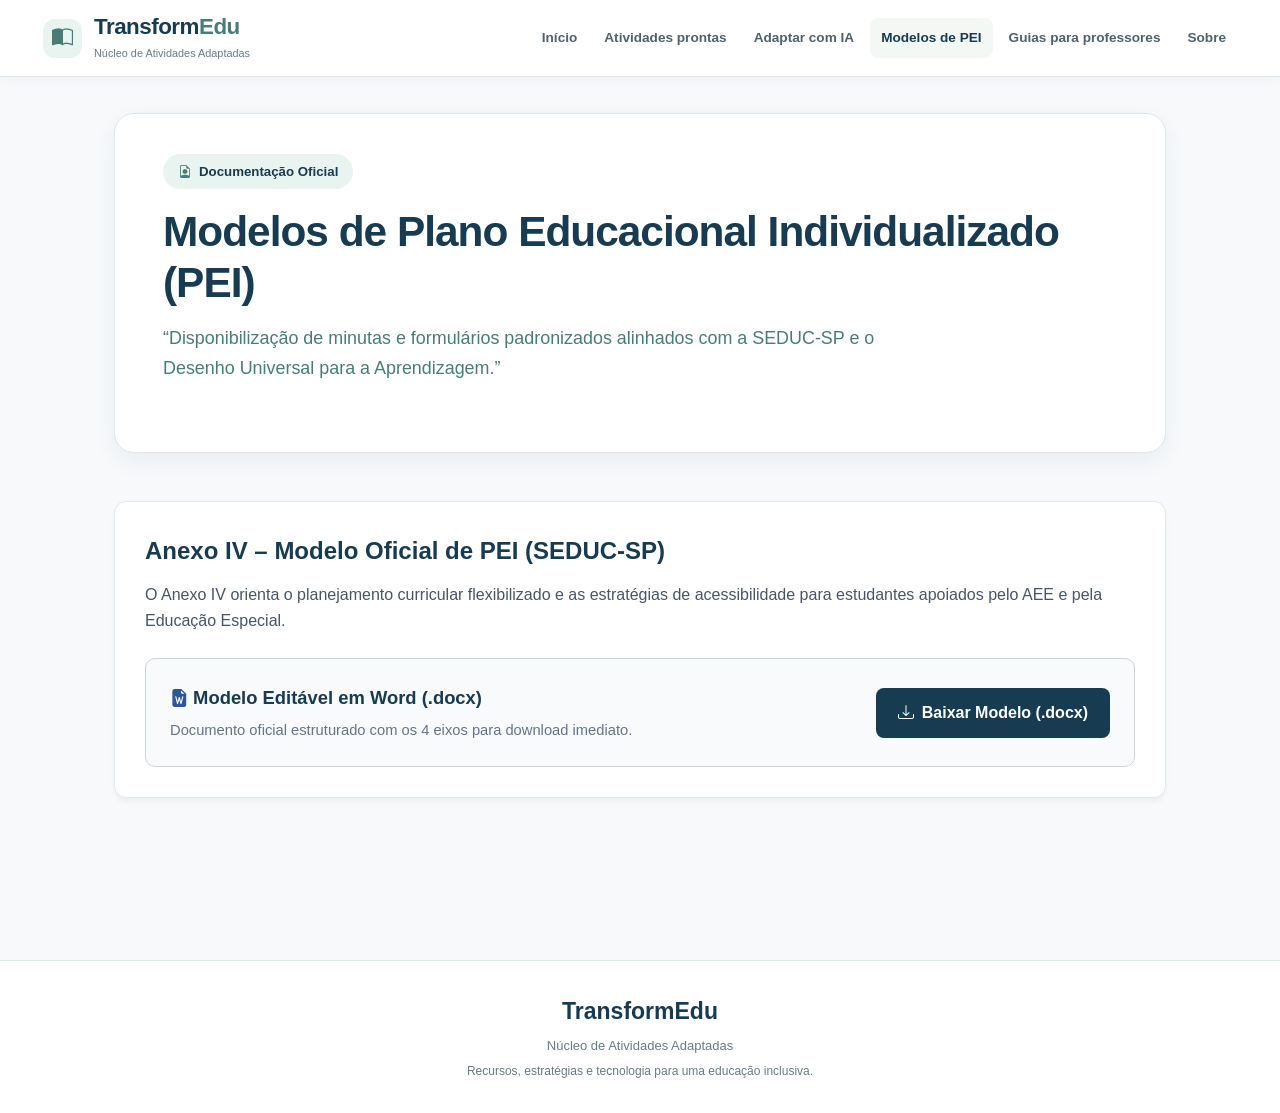
<file: modelos pei/modelos.html>
<!DOCTYPE html>
<html lang="pt-BR">
<head>
    <meta charset="UTF-8">
    <meta name="viewport" content="width=device-width, initial-scale=1.0">
    <meta name="theme-color" content="#173B50">
    <title>Modelos de PEI | TransformEdu</title>
    
    <!-- Bootstrap Icons -->
    <link rel="stylesheet" href="https://cdn.jsdelivr.net/npm/bootstrap-icons@1.11.3/font/bootstrap-icons.min.css">
    
    <!-- Estilos Globais -->
    <link rel="stylesheet" href="../style.css">

    <style>
        .conteudo-secao {
            background: #ffffff;
            border: 1px solid #e2e8f0;
            border-radius: 12px;
            padding: 30px;
            margin: 30px 0 50px 0;
            box-shadow: 0 4px 6px -1px rgba(0, 0, 0, 0.05);
        }
        .card-download {
            background: #f8fafc;
            border: 1px solid #cbd5e1;
            border-radius: 10px;
            padding: 24px;
            display: flex;
            align-items: center;
            justify-content: space-between;
            gap: 20px;
            margin-top: 25px;
            flex-wrap: wrap;
        }
        .btn-download {
            background: #173B50;
            color: #ffffff;
            text-decoration: none;
            padding: 12px 22px;
            border-radius: 8px;
            font-weight: 600;
            display: inline-flex;
            align-items: center;
            gap: 8px;
            transition: background 0.2s ease;
        }
        .btn-download:hover {
            background: #0f2837;
        }
    </style>
</head>
<body>

    <!-- Menu Superior -->
    <header class="site-header">
        <div class="nav-container">
            <a href="../index.html" class="brand" aria-label="TransformEdu - Página inicial">
                <span class="brand-icon"><i class="bi bi-book-half"></i></span>
                <span class="brand-text">
                    <span class="brand-name">Transform<span class="brand-highlight">Edu</span></span>
                    <span class="brand-subtitle">Núcleo de Atividades Adaptadas</span>
                </span>
            </a>

            <nav class="top-nav" aria-label="Menu principal">
                <a href="../index.html" class="nav-link">Início</a>
                <a href="../atividades_prontas/atividades.html" class="nav-link">Atividades prontas</a>
                <a href="../adaptacao-ia/adaptar.html" class="nav-link">Adaptar com IA</a>
                <a href="../modelos pei/modelos.html" class="nav-link active">Modelos de PEI</a>
                <a href="../guias/guias.html" class="nav-link">Guias para professores</a>
                <a href="../sobre.html" class="nav-link">Sobre</a>
            </nav>
        </div>
    </header>

    <main class="container">
        
        <section class="welcome-box">
            <span class="badge">
                <i class="bi bi-file-earmark-person"></i>
                Documentação Oficial
            </span>

            <h1 class="welcome-title">Modelos de Plano Educacional Individualizado (PEI)</h1>

            <p class="tagline">
                “Disponibilização de minutas e formulários padronizados alinhados com a SEDUC-SP e o Desenho Universal para a Aprendizagem.”
            </p>
        </section>

        <section class="conteudo-secao">
            <h2 style="color: #173B50; margin-bottom: 12px;">Anexo IV – Modelo Oficial de PEI (SEDUC-SP)</h2>
            <p style="color: #475569; line-height: 1.6;">
                O Anexo IV orienta o planejamento curricular flexibilizado e as estratégias de acessibilidade para estudantes apoiados pelo AEE e pela Educação Especial.
            </p>

            <div class="card-download">
                <div>
                    <h3 style="color: #173B50; margin: 0 0 6px 0; font-size: 1.15rem;">
                        <i class="bi bi-file-earmark-word-fill" style="color: #2b579a;"></i> Modelo Editável em Word (.docx)
                    </h3>
                    <p style="margin: 0; color: #64748b; font-size: 0.92rem;">
                        Documento oficial estruturado com os 4 eixos para download imediato.
                    </p>
                </div>
                <!-- O arquivo está na mesma pasta, então o link é direto -->
                <a href="Modelo%20Pei.docx" download="Modelo_PEI_Anexo_IV.docx" class="btn-download">
                    <i class="bi bi-download"></i> Baixar Modelo (.docx)
                </a>
            </div>
        </section>

    </main>

    <footer class="rodape">
        <a class="rodape-marca" href="../index.html">TransformEdu</a>
        <p>Núcleo de Atividades Adaptadas</p>
        <p class="rodape-frase">Recursos, estratégias e tecnologia para uma educação inclusiva.</p>
    
    </footer>

</body>
</html>
</file>
<file: style.css>
/* =========================================
   TransformEdu — ESTILO GERAL E VARIÁVEIS
========================================= */

:root {
  --navy: #173b50;
  --navy-dark: #102f40;
  --teal: #477d76;
  --mint: #e9f3ef;
  --mint-light: #f3f8f5;
  --background: #f7f9fb;
  --white: #ffffff;
  --text: #263b46;
  --muted: #687c85;
  --border: #dfe7eb;
  --shadow: 0 8px 25px rgba(23, 59, 80, 0.06);
}

* {
  margin: 0;
  padding: 0;
  box-sizing: border-box;
}

html {
  scroll-behavior: smooth;
  scroll-padding-top: 100px;
}

body {
  background: var(--background);
  color: var(--text);
  min-height: 100vh;
  font-family: -apple-system, BlinkMacSystemFont, "Segoe UI",
    Roboto, Helvetica, Arial, sans-serif;
  line-height: 1.6;
}

a {
  -webkit-tap-highlight-color: transparent;
}

button {
  font: inherit;
}

/* =========================================
   MENU SUPERIOR
========================================= */

.site-header {
  position: sticky;
  top: 0;
  z-index: 100;
  width: 100%;
  background: rgba(255, 255, 255, 0.97);
  border-bottom: 1px solid var(--border);
  box-shadow: 0 3px 12px rgba(23, 59, 80, 0.035);
  backdrop-filter: blur(12px);
}

.nav-container {
  max-width: 1250px;
  min-height: 76px;
  margin: 0 auto;
  padding: 12px 28px;
  display: flex;
  align-items: center;
  justify-content: space-between;
  gap: 24px;
}

.brand {
  display: inline-flex;
  align-items: center;
  gap: 12px;
  flex-shrink: 0;
  text-decoration: none;
  color: var(--navy);
  font-size: 1.4rem;
  font-weight: 800;
  letter-spacing: -0.5px;
}

.brand-icon {
  width: 39px;
  height: 39px;
  display: inline-flex;
  align-items: center;
  justify-content: center;
  border-radius: 12px;
  background: var(--mint);
  color: var(--teal);
  font-size: 1.3rem;
}

.brand-highlight {
  color: var(--teal);
}

.brand-text {
  display: flex;
  flex-direction: column;
  align-items: flex-start;
  line-height: 1.2;
}

.brand-name {
  font-size: 1.4rem;
  font-weight: 800;
  letter-spacing: -0.5px;
}

.brand-subtitle {
  display: block;
  margin-top: 5px;
  color: #687c85;
  font-size: 0.68rem;
  font-weight: 500;
  letter-spacing: 0;
  line-height: 1.4;
}

@media (max-width: 640px) {
  .brand-subtitle {
    max-width: 245px;
    font-size: 0.62rem;
  }
  .brand-name {
    font-size: 1.25rem;
  }
}

.top-nav {
  display: flex;
  align-items: center;
  justify-content: flex-end;
  flex-wrap: wrap;
  gap: 5px;
}

.nav-link {
  color: #4d626c;
  text-decoration: none;
  font-size: 0.85rem;
  font-weight: 550;
  padding: 9px 11px;
  border-radius: 8px;
  transition: background 0.2s ease, color 0.2s ease;
}

.nav-link:hover,
.nav-link.active {
  background: var(--mint-light);
  color: var(--navy);
}

.nav-link:focus-visible,
.brand:focus-visible {
  outline: 3px solid #82b5aa;
  outline-offset: 3px;
}

/* =========================================
   CONTEÚDO PRINCIPAL E LAYOUTS
========================================= */

.container {
  width: 100%;
  max-width: 1100px;
  margin: 0 auto;
  padding: 36px 24px 52px;
}

.page-content {
  max-width: 760px;
  margin: 0 auto;
}

/* Caixa de Boas-Vindas / Apresentação */
.welcome-box {
  position: relative;
  background: var(--white);
  border: 1px solid var(--border);
  border-radius: 20px;
  padding: 40px 48px;
  box-shadow: var(--shadow);
  margin-bottom: 48px;
}

.badge {
  display: inline-flex;
  align-items: center;
  justify-content: center;
  gap: 8px;
  background: var(--mint);
  color: var(--navy);
  padding: 7px 15px;
  border-radius: 999px;
  font-size: 0.83rem;
  font-weight: 650;
  margin-bottom: 18px;
}

.badge i {
  color: var(--teal);
}

.welcome-title {
  color: var(--navy);
  font-size: clamp(2rem, 4vw, 2.65rem);
  line-height: 1.2;
  letter-spacing: -1px;
  margin-bottom: 14px;
}

.tagline {
  max-width: 760px;
  color: var(--teal);
  font-size: 1.12rem;
  line-height: 1.7;
  font-weight: 500;
  margin-bottom: 28px;
}

.welcome-text {
  color: #415760;
  font-size: 0.98rem;
  line-height: 1.85;
}

.welcome-text > p {
  margin-bottom: 16px;
}

.welcome-text strong {
  color: var(--navy);
}

.section-title {
  color: var(--navy);
  font-size: 1.42rem;
  line-height: 1.4;
  margin-top: 34px;
  margin-bottom: 14px;
  padding-left: 14px;
  border-left: 4px solid #8bb8a8;
}

.manifesto-pill {
  margin-top: 24px;
  padding: 20px;
  background: var(--mint-light);
  border-radius: 12px;
  border: 1px solid var(--border);
  text-align: center;
  color: var(--navy);
}

/* =========================================
   QUATRO ÁREAS DE ATUAÇÃO
========================================= */

.features-grid {
  display: grid;
  grid-template-columns: repeat(2, minmax(0, 1fr));
  gap: 16px;
  margin: 22px 0 28px;
}

.feature-item {
  background: var(--mint-light);
  border: 1px solid #e0ebe5;
  border-radius: 14px;
  padding: 23px;
  transition: transform 0.2s ease, box-shadow 0.2s ease;
}

.feature-item:hover {
  transform: translateY(-2px);
  box-shadow: 0 8px 20px rgba(23, 59, 80, 0.05);
}

.feature-icon {
  display: inline-flex;
  color: var(--teal);
  font-size: 1.55rem;
  margin-bottom: 10px;
}

.feature-item h3 {
  color: var(--navy);
  font-size: 1.02rem;
  line-height: 1.45;
  margin-bottom: 8px;
}

.feature-item p {
  color: var(--muted);
  font-size: 0.9rem;
  line-height: 1.7;
}

/* =========================================
   SEÇÃO DE RECURSOS E CARDS DE NAVEGAÇÃO
========================================= */

.resources-section {
  margin-top: 8px;
}

.resources-heading {
  text-align: center;
  margin-bottom: 26px;
}

.eyebrow {
  display: inline-block;
  color: var(--teal);
  text-transform: uppercase;
  letter-spacing: 1.5px;
  font-size: 0.75rem;
  font-weight: 750;
  margin-bottom: 8px;
}

.resources-heading h2 {
  color: var(--navy);
  font-size: 1.85rem;
  line-height: 1.3;
  margin-bottom: 8px;
}

.resources-heading p {
  color: var(--muted);
  font-size: 0.96rem;
}

.menu-grid {
  display: grid;
  grid-template-columns: repeat(2, minmax(0, 1fr));
  gap: 22px 24px;
}

.menu-card {
  position: relative;
  min-height: 160px; /* Corrigido para o tamanho padrão correto */
  display: flex;
  flex-direction: column;
  align-items: flex-start;
  gap: 11px;
  padding: 25px 26px;
  padding-right: 46px;
  background: var(--white);
  border: 1px solid var(--border);
  border-radius: 14px;
  text-decoration: none;
  box-shadow: 0 2px 5px rgba(23, 59, 80, 0.015);
  transition: transform 0.2s ease, box-shadow 0.2s ease, border-color 0.2s ease;
}

.menu-card:hover {
  transform: translateY(-3px);
  border-color: #b9d2c8;
  box-shadow: 0 10px 24px rgba(23, 59, 80, 0.07);
}

.menu-card:focus-visible {
  outline: 3px solid #82b5aa;
  outline-offset: 3px;
}

.icon-wrapper {
  display: flex;
  align-items: center;
  color: var(--teal);
  font-size: 1.55rem;
  margin-bottom: 2px;
}

.card-content h3 {
  color: var(--navy);
  font-size: 1.08rem;
  line-height: 1.4;
  font-weight: 650;
  margin-bottom: 5px;
}

.card-content p {
  color: var(--muted);
  font-size: 0.91rem;
  line-height: 1.65;
}

.card-arrow {
  position: absolute;
  top: 24px;
  right: 23px; /* Corrigido o alinhamento da seta */
  color: #91aaa4;
  font-size: 1rem;
  transition: color 0.2s ease, transform 0.2s ease;
}

.menu-card:hover .card-arrow {
  color: var(--teal);
  transform: translate(2px, -2px);
}

/* ========================================================
   SEÇÃO DAS FUNDADORAS (SOBRE O PROJETO)
   ======================================================== */

.founders-section-title {
  text-align: center;
  margin: 50px 0 28px 0;
}

.founders-section-title h2 {
  font-size: 1.55rem;
  color: var(--navy);
  margin-bottom: 6px;
}

.founders-section-title p {
  color: var(--muted);
  font-size: 0.95rem;
}

.founders-grid {
  display: grid;
  grid-template-columns: repeat(2, minmax(0, 1fr));
  gap: 30px;
  margin-bottom: 45px;
}

@media (max-width: 800px) {
  .founders-grid {
    grid-template-columns: 1fr;
  }
}

.founder-profile-card {
  background: var(--mint-light);
  border: 1px solid #d5e8de;
  border-radius: 20px;
  padding: 35px 28px;
  display: flex;
  flex-direction: column;
  align-items: center;
  text-align: center;
  box-shadow: 0 6px 20px rgba(23, 59, 80, 0.04);
  transition: transform 0.25s ease, box-shadow 0.25s ease;
}

.founder-profile-card:hover {
  transform: translateY(-4px);
  box-shadow: 0 12px 30px rgba(23, 59, 80, 0.08);
}

.founder-photo-box {
  width: 110px !important;
  height: 110px !important;
  min-width: 110px !important;
  min-height: 110px !important;
  max-width: 110px !important;
  max-height: 110px !important;
  border-radius: 50% !important;
  background: var(--white);
  color: var(--teal);
  display: flex;
  align-items: center;
  justify-content: center;
  font-size: 3rem;
  margin-bottom: 20px;
  border: 4px solid var(--mint);
  box-shadow: 0 4px 15px rgba(71, 125, 118, 0.12);
  overflow: hidden !important;
  flex-shrink: 0;
}

.founder-photo-box img {
  width: 100% !important;
  height: 100% !important;
  object-fit: cover !important;
  display: block !important;
}

.founder-info h3 {
  color: var(--navy);
  font-size: 1.2rem;
  font-weight: 750;
  margin-bottom: 6px;
}

.founder-badge {
  display: inline-block;
  background: var(--mint);
  color: var(--teal);
  padding: 4px 12px;
  border-radius: 999px;
  font-size: 0.75rem;
  font-weight: 700;
  letter-spacing: 0.5px;
  margin-bottom: 14px;
}

.founder-bio {
  color: #415760;
  font-size: 0.93rem;
  line-height: 1.65;
  margin: 0;
}

.btn-portfolio {
  display: inline-flex;
  align-items: center;
  gap: 8px;
  background: var(--navy);
  color: #ffffff;
  padding: 9px 18px;
  border-radius: 8px;
  text-decoration: none;
  font-size: 0.88rem;
  font-weight: 600;
  margin-top: 16px;
  transition: opacity 0.2s ease;
}

.btn-portfolio:hover {
  opacity: 0.9;
}

/* =========================================
   RODAPÉ
========================================= */

.rodape {
  width: 100%;
  margin-top: 60px;
  padding: 32px 20px;
  border-top: 1px solid var(--border);
  background: var(--white);
  text-align: center;
}

.rodape-marca {
  color: var(--navy);
  font-size: 23px;
  font-weight: 800;
  text-decoration: none;
  display: inline-block;
  margin-bottom: 6px;
}

.rodape > p {
  color: var(--muted);
  font-size: 13px;
  margin: 0;
}

.rodape .rodape-frase {
  margin-top: 5px;
  font-size: 12px;
}

/* =========================================
   RESPONSIVIDADE (TABLETS E CELULARES)
========================================= */

@media (max-width: 1000px) {
  .nav-container {
    flex-direction: column;
    justify-content: center;
    gap: 10px;
    padding: 15px 20px;
  }
  .top-nav {
    justify-content: center;
  }
  .nav-link {
    font-size: 0.82rem;
  }
}

@media (max-width: 768px) {
  .about-card {
    background: var(--white);
    padding: 35px 20px;
    border-radius: 20px;
    border: 1px solid var(--border);
    box-shadow: var(--shadow);
    max-width: 1050px;
    width: 100%;
    margin: 30px auto;
    box-sizing: border-box;
  }
  .founders-grid {
    grid-template-columns: 1fr;
    gap: 20px;
  }
}

@media (max-width: 640px) {
  .container {
    padding: 24px 15px 38px;
  }
  .nav-container {
    padding: 12px 14px;
  }
  .top-nav {
    gap: 4px;
  }
  .nav-link {
    padding: 7px 9px;
    font-size: 0.78rem;
  }
  .welcome-box {
    padding: 28px 20px;
    border-radius: 16px;
    margin-bottom: 36px;
  }
  .welcome-title {
    font-size: 1.9rem;
  }
  .tagline {
    font-size: 1rem;
  }
  .section-title {
    font-size: 1.22rem;
    margin-top: 28px;
  }
  .features-grid {
    grid-template-columns: 1fr;
    gap: 13px;
  }
  .feature-item {
    padding: 20px;
  }
  .resources-heading h2 {
    font-size: 1.55rem;
  }
  .menu-grid {
    grid-template-columns: 1fr;
    gap: 15px;
  }
  .menu-card {
    min-height: 145px;
    padding: 22px;
    padding-right: 45px;
  }

  /* Alargamento elegante para a página Sobre */
.page-content-wide {
  max-width: 960px !important;
  margin: 0 auto;
}
}
</file>
<file: atividades_prontas/atividades.css>
/* =========================================
   ESTILOS DA PÁGINA DE ATIVIDADES PRONTAS
========================================= */

/* Barra de Filtros por Categoria */
.filter-bar {
    display: flex;
    justify-content: center;
    flex-wrap: wrap;
    gap: 10px;
    margin-bottom: 35px;
}

.filter-btn {
    background: var(--white, #ffffff);
    color: var(--muted, #687c85);
    border: 1px solid var(--border, #dfe7eb);
    padding: 9px 18px;
    border-radius: 999px;
    font-size: 0.9rem;
    font-weight: 600;
    cursor: pointer;
    transition: all 0.2s ease;
}

.filter-btn:hover {
    border-color: var(--teal, #477d76);
    color: var(--navy, #173b50);
}

.filter-btn.active {
    background: var(--teal, #477d76);
    color: var(--white, #ffffff);
    border-color: var(--teal, #477d76);
}

/* Grade de Cartões de Atividades (Ajustada para alinhar perfeitamente os pares) */
.activities-grid {
    display: grid;
    grid-template-columns: repeat(2, minmax(0, 1fr));
    gap: 24px;
    margin-bottom: 50px;
    align-items: stretch; /* Força todas as linhas da grid a esticarem por igual */
}

.activity-card {
    background: var(--white, #ffffff);
    border: 1px solid var(--border, #dfe7eb);
    border-radius: 16px;
    padding: 26px;
    display: flex;
    flex-direction: column;
    justify-content: space-between;
    height: 100%; /* Garante que o card ocupe toda a altura da linha, travando o desalinhamento */
    box-sizing: border-box;
    box-shadow: 0 4px 15px rgba(23, 59, 80, 0.03);
    transition: transform 0.2s ease, box-shadow 0.2s ease, border-color 0.2s ease;
}

.activities-grid {
    grid-auto-rows: 1fr;
}

.activity-card:hover {
    transform: translateY(-3px);
    border-color: #b9d2c8;
    box-shadow: 0 10px 24px rgba(23, 59, 80, 0.07);
}

.activity-header {
    display: flex;
    justify-content: space-between;
    align-items: center;
    margin-bottom: 14px;
}

.activity-tag {
    background: var(--mint, #e9f3ef);
    color: var(--teal, #477d76);
    padding: 4px 10px;
    border-radius: 6px;
    font-size: 0.75rem;
    font-weight: 700;
    text-transform: uppercase;
    letter-spacing: 0.5px;
}

.activity-level {
    color: var(--muted, #687c85);
    font-size: 0.8rem;
    font-weight: 500;
}

.activity-card h3 {
    color: var(--navy, #173b50);
    font-size: 1.15rem;
    font-weight: 700;
    margin-bottom: 10px;
    line-height: 1.4;
}

.activity-card p {
    color: #415760;
    font-size: 0.92rem;
    line-height: 1.6;
    margin-bottom: 20px;
}

.activity-footer {
    display: flex;
    justify-content: space-between;
    align-items: center;
    border-top: 1px solid var(--border, #dfe7eb);
    padding-top: 16px;
    margin-top: auto;
}

.file-info {
    color: var(--muted, #687c85);
    font-size: 0.82rem;
    display: flex;
    align-items: center;
    gap: 6px;
}

.file-info i {
    color: #e74c3c;
    font-size: 1rem;
}

/* Suporte para ambas as classes de botão (download-btn e btn-download) */
.download-btn,
.btn-download {
    background: var(--teal, #477d76);
    color: var(--white, #ffffff);
    padding: 8px 16px;
    border-radius: 8px;
    font-size: 0.85rem;
    font-weight: 650;
    text-decoration: none;
    display: inline-flex;
    align-items: center;
    gap: 6px;
    transition: background 0.2s ease, transform 0.2s ease;
}

.download-btn:hover,
.btn-download:hover {
    background: var(--navy, #173b50);
    transform: translateY(-2px);
    color: var(--white, #ffffff);
}

/* =========================================
   RODAPÉ (GARANTIA DE VISIBILIDADE)
========================================= */

.rodape {
    width: 100%;
    margin-top: 60px;
    padding: 32px 20px;
    border-top: 1px solid var(--border, #dfe7eb);
    background: var(--white, #ffffff);
    text-align: center;
}

.rodape-marca {
    color: var(--navy, #173b50);
    font-size: 23px;
    font-weight: 800;
    text-decoration: none;
    display: inline-block;
    margin-bottom: 6px;
}

.rodape > p {
    color: var(--muted, #687c85);
    font-size: 13px;
    margin: 0;
}

.rodape .rodape-frase {
    margin-top: 5px;
    font-size: 12px;
}

/* Adaptabilidade para Dispositivos Móveis */
@media (max-width: 768px) {
    .activities-grid {
        grid-template-columns: 1fr;
    }
}
</file>
<file: guias/adaptacao-atividades.css>
/* ========================================
   NEXO Edu - Estilos dos Guias Detalhados
   ======================================== */

html {
    scroll-behavior: smooth;
    scroll-padding-top: 100px;
}

body {
    background: var(--background, #f7f9fb);
    color: var(--text, #263b46);
    line-height: 1.7;
    font-family: -apple-system, BlinkMacSystemFont, "Segoe UI", Roboto, Helvetica, Arial, sans-serif;
}

/* Ajustes gerais de layout para as páginas de guias */

.voltar {
    display: inline-block;
    color: var(--teal, #477d76);
    font-size: 0.9rem;
    font-weight: 600;
    text-decoration: none;
    margin-bottom: 15px;
}

.voltar:hover {
    text-decoration: underline;
}

.informacoes-guia {
    display: flex;
    justify-content: center;
    flex-wrap: wrap;
    gap: 15px 25px;
    margin-top: 18px;
    color: var(--muted, #687c85);
    font-size: 0.88rem;
}

/* Estrutura de colunas (Índice + Conteúdo) */

.layout-guia {
    display: grid;
    grid-template-columns: 260px minmax(0, 1fr);
    align-items: start;
    justify-content: center;
    gap: 35px;
    max-width: 1100px;
    margin: 0 auto;
    padding: 20px 0 50px;
}

.indice {
    position: sticky;
    top: 100px;
    display: flex;
    flex-direction: column;
    gap: 4px;
    padding: 22px;
    border: 1px solid var(--border, #dfe7eb);
    border-radius: 16px;
    background: var(--white, #ffffff);
    box-shadow: 0 4px 15px rgba(23, 59, 80, 0.03);
}

.indice h2 {
    margin-bottom: 12px;
    color: var(--navy, #173b50);
    font-size: 1.05rem;
}

.indice a {
    padding: 8px 10px;
    border-radius: 8px;
    color: var(--muted, #687c85);
    font-size: 0.9rem;
    text-decoration: none;
    transition: background 0.2s, color 0.2s;
}

.indice a:hover {
    background: var(--mint-light, #f3f8f5);
    color: var(--teal, #477d76);
}

/* Seções do conteúdo do guia */

.conteudo-guia {
    min-width: 0;
}

.bloco-guia {
    margin-bottom: 45px;
    scroll-margin-top: 100px;
}

.bloco-guia h2 {
    margin-bottom: 16px;
    color: var(--navy, #173b50);
    font-size: 1.6rem;
    line-height: 1.3;
}

.bloco-guia h3 {
    margin-bottom: 8px;
    color: var(--text, #263b46);
    font-size: 1.1rem;
}

.bloco-guia p {
    margin-bottom: 16px;
    color: #415760;
    font-size: 0.98rem;
    line-height: 1.8;
}

.bloco-guia ul {
    padding-left: 24px;
    margin: 15px 0 20px;
}

.bloco-guia li {
    padding-left: 4px;
    margin-bottom: 10px;
    color: #415760;
    font-size: 0.96rem;
}

/* Caixa de destaque */

.caixa-destaque {
    margin: 24px 0;
    padding: 22px 24px;
    border-left: 4px solid var(--teal, #477d76);
    border-radius: 0 14px 14px 0;
    background: var(--mint-light, #f3f8f5);
    border-top: 1px solid #e0ebe5;
    border-right: 1px solid #e0ebe5;
    border-bottom: 1px solid #e0ebe5;
}

.caixa-destaque strong {
    display: block;
    margin-bottom: 7px;
    color: var(--navy, #173b50);
    font-size: 1.02rem;
}

.caixa-destaque p {
    margin-bottom: 0;
}

/* Etapas do passo a passo */

.etapa {
    display: flex;
    align-items: flex-start;
    gap: 18px;
    margin: 20px 0;
    padding: 22px;
    border: 1px solid var(--border, #dfe7eb);
    border-radius: 14px;
    background: var(--white, #ffffff);
}

.numero {
    display: flex;
    flex-shrink: 0;
    align-items: center;
    justify-content: center;
    width: 38px;
    height: 38px;
    border-radius: 50%;
    background: var(--mint, #e9f3ef);
    color: var(--navy, #173b50);
    font-size: 0.95rem;
    font-weight: 800;
}

.etapa h3 {
    margin-bottom: 5px;
    color: var(--navy, #173b50);
}

.etapa p {
    margin-bottom: 0;
}

/* Exemplos comparativos (Antes e Depois) */

.comparacao {
    display: grid;
    grid-template-columns: repeat(2, minmax(0, 1fr));
    gap: 18px;
    margin: 24px 0;
}

.versao {
    padding: 22px;
    border: 1px solid var(--border, #dfe7eb);
    border-radius: 14px;
}

.original {
    background: #f8fafc;
}

.adaptada {
    border-color: #b9d2c8;
    background: var(--mint-light, #f3f8f5);
}

.rotulo {
    display: inline-block;
    margin-bottom: 12px;
    color: var(--muted, #687c85);
    font-size: 0.72rem;
    font-weight: 800;
    letter-spacing: 0.8px;
}

.adaptada .rotulo {
    color: var(--teal, #477d76);
}

.versao h3 {
    font-size: 1.05rem;
    color: var(--navy, #173b50);
    margin-bottom: 8px;
}

.versao p {
    margin-bottom: 10px;
    font-size: 0.92rem;
}

.versao p:last-child {
    margin-bottom: 0;
}

/* Grade de estratégias */

.grade-estrategias {
    display: grid;
    grid-template-columns: repeat(2, minmax(0, 1fr));
    gap: 18px;
    margin-top: 22px;
}

.cartao-estrategia {
    padding: 22px;
    border: 1px solid var(--border, #dfe7eb);
    border-radius: 14px;
    background: var(--white, #ffffff);
}

.cartao-estrategia > span {
    display: block;
    margin-bottom: 12px;
    font-size: 1.6rem;
}

.cartao-estrategia h3 {
    font-size: 1.05rem;
    color: var(--navy, #173b50);
    margin-bottom: 6px;
}

.cartao-estrategia p {
    margin-bottom: 0;
    font-size: 0.91rem;
}

/* Checklist */

.checklist {
    display: flex;
    flex-direction: column;
    gap: 14px;
    margin-top: 22px;
    padding: 24px;
    border: 1px solid var(--border, #dfe7eb);
    border-radius: 16px;
    background: var(--white, #ffffff);
}

.checklist label {
    display: flex;
    align-items: flex-start;
    gap: 12px;
    color: #415760;
    font-size: 0.93rem;
    cursor: pointer;
    line-height: 1.5;
}

.checklist input {
    width: 18px;
    height: 18px;
    flex-shrink: 0;
    margin-top: 2px;
    accent-color: var(--teal, #477d76);
}

/* Bloco final de próximo passo */

.proximo-passo {
    padding: 34px;
    border-radius: 18px;
    background: var(--mint-light, #f3f8f5);
    border: 1px solid #e0ebe5;
    text-align: center;
    margin-top: 40px;
}

.proximo-passo h2 {
    margin-bottom: 12px;
    color: var(--navy, #173b50);
    font-size: 1.4rem;
}

.proximo-passo p {
    margin-bottom: 22px;
    color: var(--muted, #687c85);
    font-size: 0.95rem;
}

.botao-voltar {
    display: inline-block;
    padding: 12px 24px;
    border-radius: 10px;
    background: var(--teal, #477d76);
    color: var(--white, #ffffff);
    font-size: 0.93rem;
    font-weight: 650;
    text-decoration: none;
    transition: background 0.2s, transform 0.2s;
}

.botao-voltar:hover {
    background: var(--navy, #173b50);
    transform: translateY(-2px);
}

.nota-editorial {
    margin-top: 25px;
    color: var(--muted, #687c85);
    font-size: 0.85rem;
    text-align: center;
}

/* Responsividade para tablets e celulares */

@media (max-width: 900px) {
    .layout-guia {
        grid-template-columns: 1fr;
        gap: 25px;
        padding: 20px 15px 40px;
    }

    .indice {
        position: static;
    }
}

@media (max-width: 640px) {
    .comparacao,
    .grade-estrategias {
        grid-template-columns: 1fr;
    }

    .etapa {
        gap: 14px;
        padding: 18px;
    }

    .proximo-passo {
        padding: 24px 18px;
    }
}
</file>
<file: guias/guias.css>
/* ========================================
   TransformEdu- Guias para Professores
   ======================================== */

.apresentacao {
    text-align: center;
    max-width: 750px;
    margin: 40px auto 50px;
}

.etiqueta {
    display: inline-block;
    background: #e2ecf5;
    color: var(--azul-escuro, #24476d);
    padding: 6px 14px;
    border-radius: 999px;
    font-size: 0.75rem;
    font-weight: 700;
    letter-spacing: 1px;
    margin-bottom: 16px;
}

.apresentacao h1 {
    font-size: clamp(2rem, 4vw, 2.7rem);
    color: var(--azul-escuro, #24476d);
    margin-bottom: 14px;
    line-height: 1.2;
}

.apresentacao p {
    color: var(--texto-suave, #64748b);
    font-size: 1.05rem;
    line-height: 1.6;
    margin-bottom: 30px;
}

.busca {
    max-width: 550px;
    margin: 0 auto;
    text-align: left;
}

.busca label {
    display: block;
    font-size: 0.9rem;
    font-weight: 600;
    color: var(--texto, #263548);
    margin-bottom: 8px;
    text-align: center;
}

.busca input {
    width: 100%;
    padding: 14px 18px;
    border: 1px solid var(--border, #dfe7eb);
    border-radius: 12px;
    font-size: 0.95rem;
    background: #ffffff;
    outline: none;
    transition: border-color 0.2s ease, box-shadow 0.2s ease;
}

.busca input:focus {
    border-color: var(--teal, #477d76);
    box-shadow: 0 0 0 3px rgba(71, 125, 118, 0.12);
}

.secao-guias {
    margin-top: 32px;
}

.titulo-secao {
    display: flex;
    justify-content: space-between;
    align-items: center;
    margin-bottom: 24px;
}

.titulo-secao h2 {
    color: var(--navy, #173b50);
    font-size: 1.5rem;
}

.titulo-secao p {
    color: var(--muted, #687c85);
    font-size: 0.92rem;
}

.contador {
    font-weight: 700;
    color: var(--teal, #477d76);
    background: var(--mint, #e9f3ef);
    padding: 6px 14px;
    border-radius: 999px;
    font-size: 0.85rem;
}

.grade-guias {
    display: grid;
    grid-template-columns: repeat(3, minmax(0, 1fr));
    gap: 20px;
}

.cartao-guia {
    background: #ffffff;
    border: 1px solid var(--border, #dfe7eb);
    border-radius: 16px;
    padding: 24px;
    display: flex;
    flex-direction: column;
    align-items: flex-start;
    box-shadow: 0 4px 15px rgba(23, 59, 80, 0.03);
    transition: transform 0.2s ease, box-shadow 0.2s ease;
}

.cartao-guia:hover {
    transform: translateY(-3px);
    box-shadow: 0 8px 25px rgba(23, 59, 80, 0.08);
}

.icone-guia {
    width: 42px;
    height: 42px;
    border-radius: 12px;
    display: flex;
    align-items: center;
    justify-content: center;
    font-size: 1.2rem;
    margin-bottom: 14px;
}

.icone-azul { background: #e8f1f5; color: #315f91; }
.icone-verde { background: #e7f5ed; color: #2e7d32; }
.icone-roxo { background: #f0eafe; color: #6b46c1; }
.icone-laranja { background: #fff0df; color: #dd6b20; }
.icone-rosa { background: #fceaf1; color: #d53f8c; }
.icone-amarelo { background: #fff6d9; color: #b7791f; }

.categoria {
    font-size: 0.72rem;
    font-weight: 750;
    color: var(--teal, #477d76);
    letter-spacing: 1px;
    margin-bottom: 6px;
}

.cartao-guia h3 {
    color: var(--navy, #173b50);
    font-size: 1.1rem;
    margin-bottom: 8px;
}

.cartao-guia p {
    color: var(--muted, #687c85);
    font-size: 0.9rem;
    line-height: 1.6;
    margin-bottom: 18px;
    flex-grow: 1;
}

.link-guia {
    color: var(--teal, #477d76);
    text-decoration: none;
    font-weight: 650;
    font-size: 0.9rem;
    display: inline-flex;
    align-items: center;
    gap: 6px;
}

.link-guia:hover {
    color: var(--navy, #173b50);
}

.mensagem-vazia {
    text-align: center;
    padding: 40px;
    color: var(--muted, #687c85);
}

.aviso-inclusao {
    margin-top: 40px;
    background: #edf4fb;
    border: 1px solid #d0e1f2;
    border-radius: 16px;
    padding: 28px;
    display: flex;
    align-items: center;
    gap: 20px;
}

.aviso-icone {
    font-size: 1.5rem;
    color: var(--teal, #477d76);
    background: #ffffff;
    width: 48px;
    height: 48px;
    border-radius: 50%;
    display: flex;
    align-items: center;
    justify-content: center;
    flex-shrink: 0;
    box-shadow: 0 2px 8px rgba(0, 0, 0, 0.05);
}

.aviso-inclusao h2 {
    color: var(--navy, #173b50);
    font-size: 1.15rem;
    margin-bottom: 4px;
}

.aviso-inclusao p {
    color: var(--muted, #687c85);
    font-size: 0.9rem;
    line-height: 1.6;
}

@media (max-width: 900px) {
    .grade-guias {
        grid-template-columns: repeat(2, minmax(0, 1fr));
    }
}

@media (max-width: 640px) {
    .grade-guias {
        grid-template-columns: 1fr;
    }

    .aviso-inclusao {
        flex-direction: column;
        text-align: center;
    }
}
</file>
